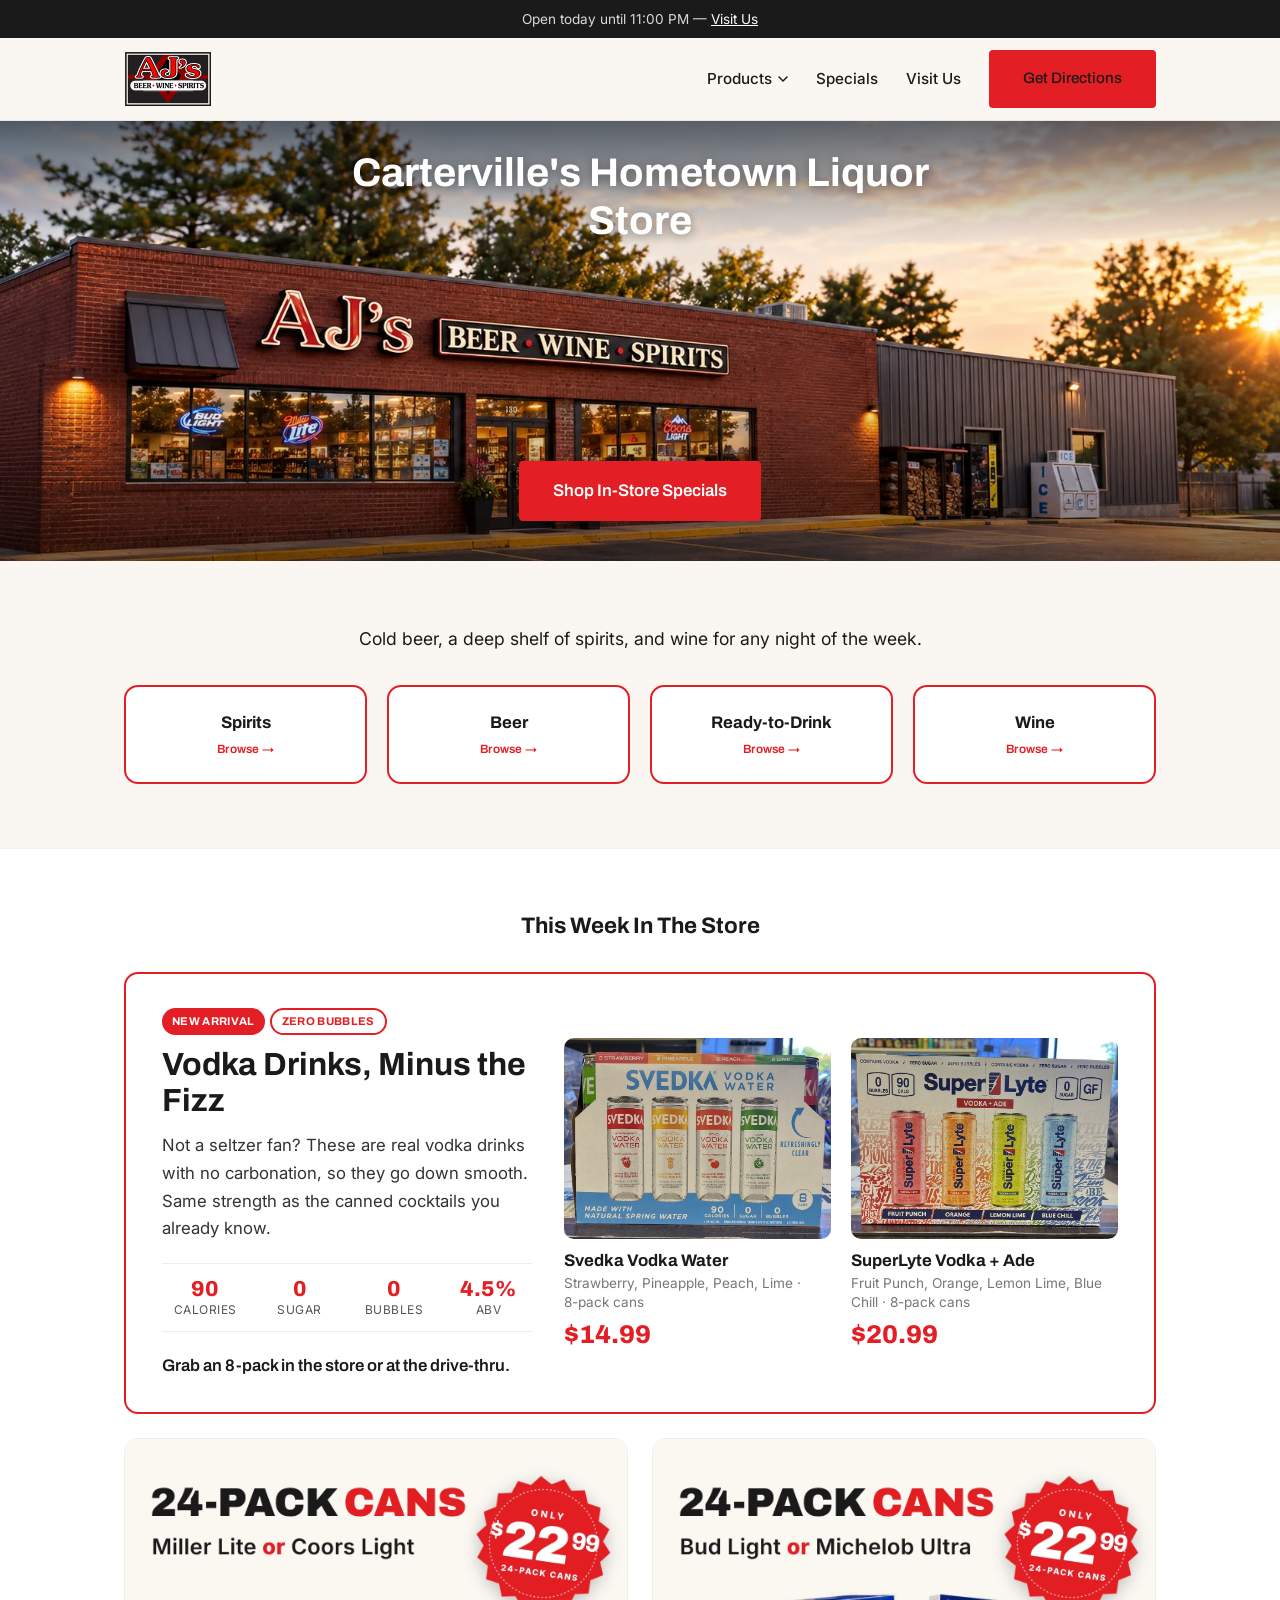
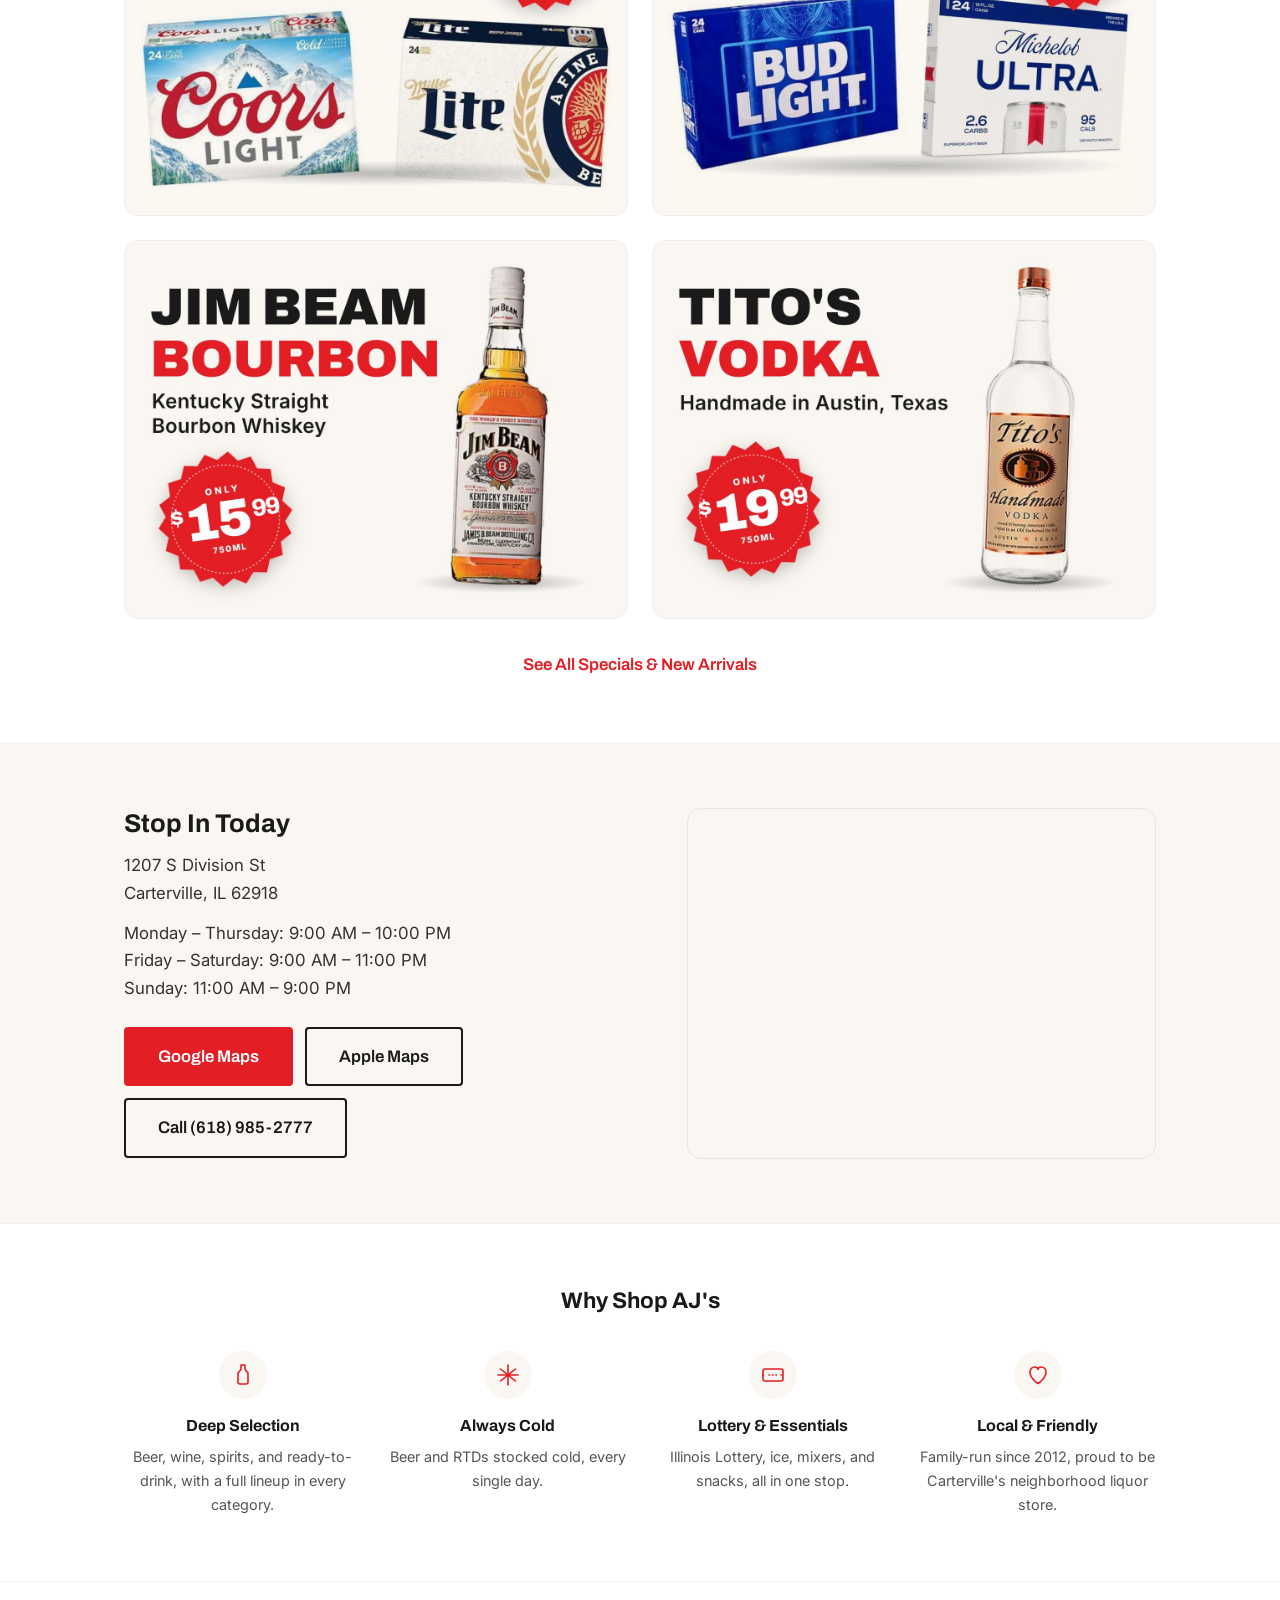
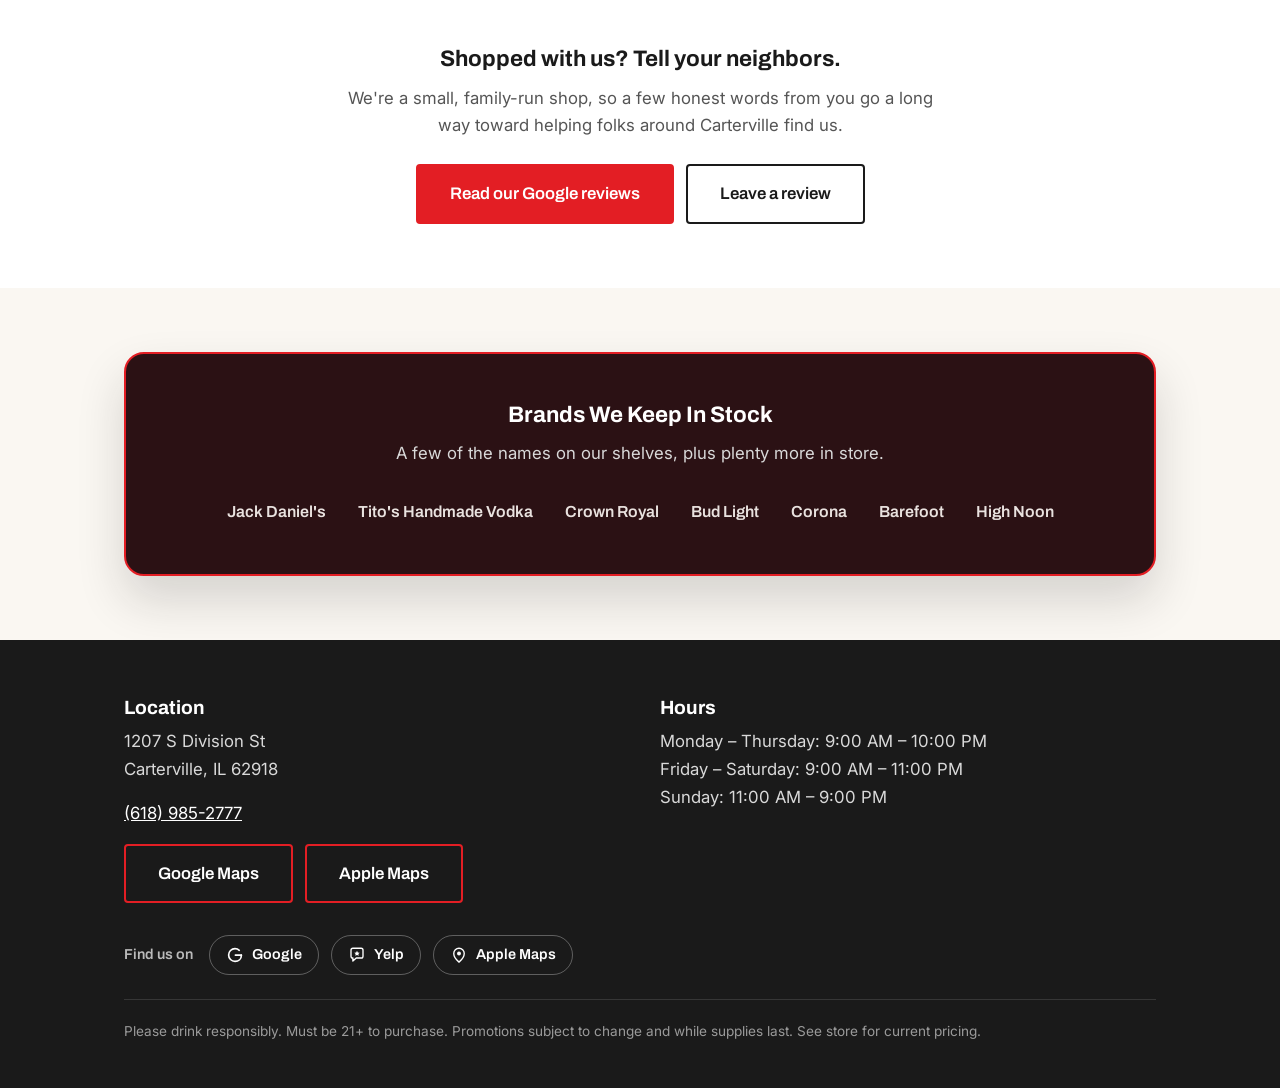
<file: index.html>
<!DOCTYPE html>
<html lang="en">
<head>
<!-- Google tag (gtag.js) — production only. On any other host
     (Netlify deploy previews, localhost) gtag is a no-op, so the
     click-tracking script at the end of <body> still runs without
     errors but nothing is loaded or sent to GA4. -->
<script>
  window.dataLayer = window.dataLayer || [];
  if (/^(www\.)?ajscarterville\.com$/.test(location.hostname)) {
    window.gtag = function(){dataLayer.push(arguments);};
    var gtagScript = document.createElement('script');
    gtagScript.async = true;
    gtagScript.src = 'https://www.googletagmanager.com/gtag/js?id=G-YNYB1HZWJR';
    document.head.appendChild(gtagScript);
    gtag('js', new Date());

    gtag('config', 'G-YNYB1HZWJR');
  } else {
    window.gtag = function(){};
  }
</script>
<meta charset="UTF-8">
<meta name="viewport" content="width=device-width, initial-scale=1.0">
<title>AJ's Beer, Wine &amp; Spirits | Liquor Store in Carterville, IL</title>
<meta name="description" content="AJ's Beer, Wine & Spirits — Carterville's hometown liquor store since 2012. Shop beer, wine, liquor & spirits, and ready-to-drink cocktails, plus weekly in-store specials.">
<meta property="og:type" content="website">
<meta property="og:site_name" content="AJ's Beer, Wine & Spirits">
<meta property="og:url" content="https://ajscarterville.com/">
<meta property="og:title" content="AJ's Beer, Wine & Spirits | Liquor Store in Carterville, IL">
<meta property="og:description" content="Carterville's hometown liquor store since 2012 — beer, wine, spirits, and ready-to-drink cocktails, plus weekly in-store specials.">
<meta property="og:image" content="https://ajscarterville.com/assets/og-image.jpg">
<meta property="og:image:width" content="1200">
<meta property="og:image:height" content="630">
<meta property="og:image:alt" content="AJ's Beer, Wine & Spirits storefront in Carterville, IL">
<meta name="twitter:card" content="summary_large_image">
<link rel="canonical" href="https://ajscarterville.com/">
<link rel="icon" href="/favicon.ico" sizes="any">
<link rel="icon" href="/assets/favicon-32x32.png" type="image/png" sizes="32x32">
<link rel="apple-touch-icon" href="/assets/apple-touch-icon.png">
<link rel="preconnect" href="https://fonts.googleapis.com">
<link rel="preconnect" href="https://fonts.gstatic.com" crossorigin>
<link href="https://fonts.googleapis.com/css2?family=Archivo:wght@600;700;800&family=Inter:wght@400;500;600&display=swap" rel="stylesheet">
<link rel="stylesheet" href="css/styles.css">
<!-- LocalBusiness structured data. -->
<script type="application/ld+json">
{
  "@context": "https://schema.org",
  "@type": "LiquorStore",
  "name": "AJ's Beer, Wine & Spirits",
  "url": "https://ajscarterville.com/",
  "telephone": "+1-618-985-2777",
  "address": {
    "@type": "PostalAddress",
    "streetAddress": "1207 S Division St",
    "addressLocality": "Carterville",
    "addressRegion": "IL",
    "postalCode": "62918",
    "addressCountry": "US"
  },
  "geo": {
    "@type": "GeoCoordinates",
    "latitude": 37.7483566,
    "longitude": -89.0778252
  },
  "openingHoursSpecification": [
    {
      "@type": "OpeningHoursSpecification",
      "dayOfWeek": ["Monday", "Tuesday", "Wednesday", "Thursday"],
      "opens": "09:00",
      "closes": "22:00"
    },
    {
      "@type": "OpeningHoursSpecification",
      "dayOfWeek": ["Friday", "Saturday"],
      "opens": "09:00",
      "closes": "23:00"
    },
    {
      "@type": "OpeningHoursSpecification",
      "dayOfWeek": ["Sunday"],
      "opens": "11:00",
      "closes": "21:00"
    }
  ],
  "logo": "https://ajscarterville.com/assets/ajs-logo.png",
  "image": "https://ajscarterville.com/images/ajs-storefront.jpg",
  "priceRange": "$$",
  "hasMap": "https://maps.google.com/?cid=7054903256881584810",
  "sameAs": [
    "https://maps.google.com/?cid=7054903256881584810",
    "https://www.yelp.com/biz/ajs-beer-wine-and-spirits-carterville",
    "https://maps.apple/p/9-ce5T_QIn2TTo",
    "https://app.foursquare.com/v/ajs-beer-wine--spirits/4f672785e4b06cb9fda20428"
  ]
}
</script>
</head>
<body>

<a class="skip-link" href="#main">Skip to content</a>

<!-- Live open/closed status, filled in by js/store-hours.js. The
     text below is the no-JS fallback. -->
<div class="store-status-strip">
  <div class="wrap">
    <p class="store-status" id="store-status">See today's hours &amp; get directions on our <a href="/visit-us">Visit Us</a> page.</p>
  </div>
</div>

<header class="site-header">
  <div class="wrap header-inner">
    <a class="brand" href="/">
      <img src="assets/ajs-logo.png" alt="AJ's Beer, Wine & Spirits" class="brand-logo" width="176" height="112">
    </a>
    <input type="checkbox" id="nav-toggle" class="nav-toggle-checkbox">
    <label for="nav-toggle" class="nav-toggle" aria-label="Toggle menu">
      <span></span><span></span><span></span>
    </label>
    <nav class="site-nav" aria-label="Primary">
      <details class="nav-dropdown">
        <summary class="nav-dropdown-toggle">
          Products
          <svg class="nav-caret" width="10" height="6" viewBox="0 0 10 6" aria-hidden="true"><path d="M1 1l4 4 4-4" stroke="currentColor" stroke-width="1.5" fill="none" stroke-linecap="round" stroke-linejoin="round"/></svg>
        </summary>
        <div class="nav-dropdown-menu">
          <a href="/spirits">Spirits</a>
          <a href="/beer">Beer</a>
          <a href="/ready-to-drink">Ready-to-Drink</a>
          <a href="/wine">Wine</a>
        </div>
      </details>
      <a href="/specials">Specials</a>
      <a href="/visit-us">Visit Us</a>
      <a class="btn btn-primary nav-directions-btn" href="https://www.google.com/maps/dir/?api=1&amp;destination=AJ%27s+Beer%2C+Wine+%26+Spirits&amp;destination_place_id=ChIJadKvaBU9d4gRqlosNyIN6GE" target="_blank" rel="noopener">Get Directions</a>
    </nav>
  </div>
</header>

<main id="main">

  <section class="hero" id="top">
    <img class="hero-image" src="assets/hero-exterior.webp" width="1672" height="771" fetchpriority="high" alt="AJ's Beer, Wine &amp; Spirits storefront in Carterville, IL">
    <div class="wrap hero-inner">
      <h1 class="hero-headline">Carterville's Hometown Liquor Store</h1>
      <a class="btn btn-primary" href="/specials">Shop In-Store Specials</a>
    </div>
  </section>

  <!-- Compact one-word tiles (Spirits / Beer / Ready-to-Drink / Wine),
       arranged 2x2 down through mobile — see .category-card in
       styles.css. The intro line sits here, not inside the hero, so
       it never crowds the storefront sign between the H1 and button. -->
  <section class="category-cta">
    <p class="wrap category-cta-intro">Cold beer, a deep shelf of spirits, and wine for any night of the week.</p>
    <div class="wrap category-grid">
      <a class="category-card" href="/spirits">
        <h3>Spirits</h3>
        <span class="category-card-browse">Browse &rarr;</span>
      </a>
      <a class="category-card" href="/beer">
        <h3>Beer</h3>
        <span class="category-card-browse">Browse &rarr;</span>
      </a>
      <a class="category-card" href="/ready-to-drink">
        <h3>Ready-to-Drink</h3>
        <span class="category-card-browse">Browse &rarr;</span>
      </a>
      <a class="category-card" href="/wine">
        <h3>Wine</h3>
        <span class="category-card-browse">Browse &rarr;</span>
      </a>
    </div>
  </section>

  <!-- ==========================================================
       THIS WEEK IN THE STORE — 4 designed promo graphics (1200x900,
       made externally by the site owner, in assets/this-week/). The
       price and copy are baked into each image, so the alt text must
       carry the full deal (products, size, price) — update it
       whenever an image is swapped. Each links to the On Sale
       section of specials.html; keep these in sync with what's live
       there.
       ========================================================== -->
  <section class="this-week" id="this-week">
    <div class="wrap">
      <div class="this-week-header">
        <h2>This Week In The Store</h2>
      </div>

      <!-- Spotlight ad: Svedka Vodka Water / SuperLyte Vodka + Ade (zero-bubble vodka drinks) -->
      <article class="spotlight-ad">
        <div class="spotlight-ad-body">
          <span class="arrival-feature-badge">New Arrival</span>
          <span class="arrival-feature-pick">Zero Bubbles</span>
          <h3 class="spotlight-ad-title">Vodka Drinks, Minus the Fizz</h3>
          <p class="spotlight-ad-desc">Not a seltzer fan? These are real vodka drinks with no carbonation, so they go down smooth. Same strength as the canned cocktails you already know.</p>
          <ul class="spotlight-ad-stats">
            <li><strong>90</strong> Calories</li>
            <li><strong>0</strong> Sugar</li>
            <li><strong>0</strong> Bubbles</li>
            <li><strong>4.5%</strong> ABV</li>
          </ul>
          <p class="spotlight-ad-cta">Grab an 8-pack in the store or at the <span class="nowrap">drive-thru</span>.</p>
        </div>
        <div class="spotlight-ad-products">
          <figure class="spotlight-ad-product">
            <img src="assets/products/cocktails-svedka-vodka-water-variety-8pk-cans.jpg" width="900" height="675" loading="lazy" alt="Svedka Vodka Water variety 8-pack: Strawberry, Pineapple, Peach and Lime, $14.99">
            <figcaption>
              <span class="spotlight-ad-name">Svedka Vodka Water</span>
              <span class="spotlight-ad-meta">Strawberry, Pineapple, Peach, Lime &middot; <span class="nowrap">8-pack cans</span></span>
              <span class="spotlight-ad-price">$14.99</span>
            </figcaption>
          </figure>
          <figure class="spotlight-ad-product">
            <img src="assets/products/cocktails-superlyte-vodka-ade-variety-8pk-cans.jpg" width="900" height="675" loading="lazy" alt="SuperLyte Vodka + Ade variety 8-pack: Fruit Punch, Orange, Lemon Lime and Blue Chill, $20.99">
            <figcaption>
              <span class="spotlight-ad-name">SuperLyte Vodka + Ade</span>
              <span class="spotlight-ad-meta">Fruit Punch, Orange, Lemon Lime, Blue Chill &middot; <span class="nowrap">8-pack cans</span></span>
              <span class="spotlight-ad-price">$20.99</span>
            </figcaption>
          </figure>
        </div>
      </article>
      <!-- End spotlight ad -->

      <div class="this-week-grid">

        <!-- This week promo 1: Miller Lite / Coors Light -->
        <a class="week-promo" href="/specials#on-sale">
          <img src="assets/this-week/miller-coors-24pk.webp" width="1200" height="900" alt="Miller Lite or Coors Light 24-pack cans, only $22.99" loading="lazy">
        </a>
        <!-- End this week promo 1 -->

        <!-- This week promo 2: Bud Light / Michelob Ultra -->
        <a class="week-promo" href="/specials#on-sale">
          <img src="assets/this-week/bud-light-michelob-ultra-24pk.webp" width="1200" height="900" alt="Bud Light or Michelob Ultra 24-pack cans, only $22.99" loading="lazy">
        </a>
        <!-- End this week promo 2 -->

        <!-- This week promo 3: Jim Beam -->
        <a class="week-promo" href="/specials#on-sale">
          <img src="assets/this-week/jim-beam-750ml.jpg" width="1200" height="900" alt="Jim Beam Kentucky Straight Bourbon Whiskey 750ml, only $15.99" loading="lazy">
        </a>
        <!-- End this week promo 3 -->

        <!-- This week promo 4: Tito's -->
        <a class="week-promo" href="/specials#on-sale">
          <img src="assets/this-week/titos-750ml.jpg" width="1200" height="900" alt="Tito's Handmade Vodka 750ml, only $19.99" loading="lazy">
        </a>
        <!-- End this week promo 4 -->

      </div>
      <p class="this-week-more"><a href="/specials">See All Specials &amp; New Arrivals</a></p>
    </div>
  </section>
  <!-- END THIS WEEK IN THE STORE -->

  <!-- ==========================================================
       STOP IN TODAY — address, hours, and CTAs. Keep the address
       and hours here in sync with the footer if they ever change.
       The map placeholder swaps for a real Google Maps embed once
       the Google Business Profile is verified.
       ========================================================== -->
  <section class="stop-in">
    <div class="wrap stop-in-grid">
      <div class="stop-in-content">
        <h2>Stop In Today</h2>
        <address>1207 S Division St<br>Carterville, IL 62918</address>
        <p class="stop-in-hours">Monday – Thursday: 9:00 AM – 10:00 PM<br>Friday – Saturday: 9:00 AM – 11:00 PM<br>Sunday: 11:00 AM – 9:00 PM</p>
        <div class="stop-in-actions">
          <a class="btn btn-primary" href="https://www.google.com/maps/dir/?api=1&amp;destination=AJ%27s+Beer%2C+Wine+%26+Spirits&amp;destination_place_id=ChIJadKvaBU9d4gRqlosNyIN6GE" target="_blank" rel="noopener" aria-label="Directions in Google Maps (opens in a new tab)">Google Maps</a>
          <a class="btn btn-ghost-ink" href="https://maps.apple/p/9-ce5T_QIn2TTo" target="_blank" rel="noopener noreferrer" aria-label="Directions in Apple Maps (opens in a new tab)">Apple Maps</a>
          <a class="btn btn-ghost-ink" href="tel:6189852777">Call (618) 985-2777</a>
        </div>
      </div>
      <!-- Free Google Maps iframe endpoint, no API key required. -->
      <div class="map-embed stop-in-map">
        <iframe
          src="https://www.google.com/maps/embed?pb=!1m18!1m12!1m3!1d3154.777807217338!2d-89.07782519999999!3d37.7483566!2m3!1f0!2f0!3f0!3m2!1i1024!2i768!4f13.1!3m3!1m2!1s0x88773d1568afd269%3A0x61e80d22372c5aaa!2sAJ's%20Beer%2C%20Wine%20%26%20Spirits!5e0!3m2!1sen!2sus!4v1791419840812!5m2!1sen!2sus"
          width="100%" height="100%" style="border:0;" allowfullscreen="" loading="lazy"
          referrerpolicy="strict-origin-when-cross-origin"
          title="Map to AJ's Beer, Wine & Spirits in Carterville, IL"></iframe>
      </div>
    </div>
  </section>
  <!-- END STOP IN TODAY -->

  <!-- ==========================================================
       HIGHLIGHTS — 4 short brand-attribute cards with icons.
       ========================================================== -->
  <section class="highlights">
    <div class="wrap">
      <h2 class="highlights-heading">Why Shop AJ's</h2>
      <div class="highlights-grid">

        <div class="highlight-card">
          <span class="highlight-icon" aria-hidden="true">
            <svg width="24" height="24" viewBox="0 0 24 24" fill="none"><path d="M10 2h4M10 2v4.5L7 10v9a2 2 0 002 2h6a2 2 0 002-2v-9l-3-3.5V2" stroke="currentColor" stroke-width="1.6" stroke-linecap="round" stroke-linejoin="round"/></svg>
          </span>
          <h3>Deep Selection</h3>
          <p>Beer, wine, spirits, and ready-to-drink, with a full lineup in every category.</p>
        </div>

        <div class="highlight-card">
          <span class="highlight-icon" aria-hidden="true">
            <svg width="24" height="24" viewBox="0 0 24 24" fill="none"><path d="M12 2v20M4.5 6l15 12M19.5 6l-15 12M2 12h20" stroke="currentColor" stroke-width="1.6" stroke-linecap="round"/></svg>
          </span>
          <h3>Always Cold</h3>
          <p>Beer and RTDs stocked cold, every single day.</p>
        </div>

        <div class="highlight-card">
          <span class="highlight-icon" aria-hidden="true">
            <svg width="24" height="24" viewBox="0 0 24 24" fill="none"><rect x="2" y="6" width="20" height="12" rx="2" stroke="currentColor" stroke-width="1.6"/><path d="M2 12h2M20 12h2M8 12h8" stroke="currentColor" stroke-width="1.6" stroke-linecap="round" stroke-dasharray="0.5 3"/></svg>
          </span>
          <h3>Lottery &amp; Essentials</h3>
          <p>Illinois Lottery, ice, mixers, and snacks, all in one stop.</p>
        </div>

        <div class="highlight-card">
          <span class="highlight-icon" aria-hidden="true">
            <svg width="24" height="24" viewBox="0 0 24 24" fill="none"><path d="M12 20.5s-8-5-8-11.2C4 5.9 6.2 4 8.8 4c1.6 0 3 .8 3.2 2.3C12.2 4.8 13.6 4 15.2 4 17.8 4 20 5.9 20 9.3c0 6.2-8 11.2-8 11.2z" stroke="currentColor" stroke-width="1.6" stroke-linejoin="round"/></svg>
          </span>
          <h3>Local &amp; Friendly</h3>
          <p>Family-run since 2012, proud to be Carterville's neighborhood liquor store.</p>
        </div>

      </div>
    </div>
  </section>
  <!-- END HIGHLIGHTS -->

  <!-- ==========================================================
       REVIEWS — links out to Google only. Deliberately no star
       rating, review count, or quoted reviews: those go stale or
       misrepresent what customers actually wrote.
       ========================================================== -->
  <section class="reviews">
    <div class="wrap reviews-inner">
      <h2>Shopped with us? Tell your neighbors.</h2>
      <p>We're a small, family-run shop, so a few honest words from you go a long way toward helping folks around Carterville find us.</p>
      <div class="reviews-actions">
        <a class="btn btn-primary" href="https://www.google.com/maps/search/?api=1&amp;query=AJ%27s+Beer%2C+Wine+%26+Spirits&amp;query_place_id=ChIJadKvaBU9d4gRqlosNyIN6GE" target="_blank" rel="noopener">Read our Google reviews</a>
        <a class="btn btn-ghost-ink" href="https://g.page/r/CapaLDciDehhEBM/review" target="_blank" rel="noopener">Leave a review</a>
      </div>
    </div>
  </section>
  <!-- END REVIEWS -->

  <!-- ==========================================================
       BRANDS — swap the brand list as inventory changes.
       ========================================================== -->
  <section class="brands">
    <div class="wrap">
      <div class="brands-panel">
        <h2>Brands We Keep In Stock</h2>
        <p class="brands-sub">A few of the names on our shelves, plus plenty more in store.</p>
        <ul class="brand-list">
          <li>Jack Daniel's</li>
          <li>Tito's Handmade Vodka</li>
          <li>Crown Royal</li>
          <li>Bud Light</li>
          <li>Corona</li>
          <li>Barefoot</li>
          <li>High Noon</li>
        </ul>
      </div>
    </div>
  </section>
  <!-- END BRANDS -->

</main>

<footer class="site-footer">
  <div class="wrap footer-inner">
    <div class="footer-col">
      <h2>Location</h2>
      <address>
        1207 S Division St<br>
        Carterville, IL 62918
      </address>
      <p><a href="tel:6189852777">(618) 985-2777</a></p>
      <div class="footer-actions">
        <a class="btn btn-ghost" href="https://www.google.com/maps/dir/?api=1&amp;destination=AJ%27s+Beer%2C+Wine+%26+Spirits&amp;destination_place_id=ChIJadKvaBU9d4gRqlosNyIN6GE" target="_blank" rel="noopener" aria-label="Directions in Google Maps (opens in a new tab)">Google Maps</a>
        <a class="btn btn-ghost" href="https://maps.apple/p/9-ce5T_QIn2TTo" target="_blank" rel="noopener noreferrer" aria-label="Directions in Apple Maps (opens in a new tab)">Apple Maps</a>
      </div>
    </div>
    <div class="footer-col">
      <h2>Hours</h2>
      <p>Monday – Thursday: 9:00 AM – 10:00 PM<br>Friday – Saturday: 9:00 AM – 11:00 PM<br>Sunday: 11:00 AM – 9:00 PM</p>
    </div>
  </div>
  <div class="wrap footer-social">
    <p class="footer-social-label">Find us on</p>
    <a href="https://www.google.com/maps/search/?api=1&amp;query=AJ%27s+Beer%2C+Wine+%26+Spirits&amp;query_place_id=ChIJadKvaBU9d4gRqlosNyIN6GE" target="_blank" rel="noopener" aria-label="Read our reviews on Google (opens in a new tab)">
      <svg width="18" height="18" viewBox="0 0 24 24" fill="none" aria-hidden="true"><path d="M20.5 12.2c0 4.8-3.6 8.3-8.5 8.3a8.5 8.5 0 010-17c2.3 0 4.2.8 5.7 2.2" stroke="currentColor" stroke-width="2.2" stroke-linecap="round"/><path d="M12.5 12.2h8" stroke="currentColor" stroke-width="2.2" stroke-linecap="round"/></svg>
      Google
    </a>
    <a href="https://www.yelp.com/biz/ajs-beer-wine-and-spirits-carterville" target="_blank" rel="noopener" aria-label="Find us on Yelp (opens in a new tab)">
      <svg width="18" height="18" viewBox="0 0 24 24" fill="none" aria-hidden="true"><path d="M4 5.5A2.5 2.5 0 016.5 3h11A2.5 2.5 0 0120 5.5v8a2.5 2.5 0 01-2.5 2.5H11l-4.5 4v-4A2.5 2.5 0 014 13.5v-8z" stroke="currentColor" stroke-width="1.8" stroke-linejoin="round"/><path d="M12 6.3l1.1 2.3 2.5.3-1.8 1.7.5 2.5-2.3-1.2-2.3 1.2.5-2.5-1.8-1.7 2.5-.3z" fill="currentColor"/></svg>
      Yelp
    </a>
    <a href="https://maps.apple/p/9-ce5T_QIn2TTo" target="_blank" rel="noopener noreferrer" aria-label="Find us on Apple Maps (opens in a new tab)">
      <svg width="18" height="18" viewBox="0 0 24 24" fill="none" aria-hidden="true"><path d="M12 21.5s-7-6-7-11.5a7 7 0 0114 0c0 5.5-7 11.5-7 11.5z" stroke="currentColor" stroke-width="1.8" stroke-linejoin="round"/><circle cx="12" cy="10" r="2.6" fill="currentColor"/></svg>
      Apple Maps
    </a>
  </div>
  <div class="wrap">
    <p class="footer-note">Please drink responsibly. Must be 21+ to purchase. Promotions subject to change and while supplies last. See store for current pricing.</p>
  </div>
</footer>

<!-- Sticky mobile action bar — hidden above 700px, where the header's
     nav and Get Directions button already cover the same needs. -->
<nav class="mobile-action-bar" aria-label="Quick actions">
  <a href="https://www.google.com/maps/dir/?api=1&amp;destination=AJ%27s+Beer%2C+Wine+%26+Spirits&amp;destination_place_id=ChIJadKvaBU9d4gRqlosNyIN6GE" target="_blank" rel="noopener">
    <svg width="18" height="22" viewBox="0 0 28 36" fill="none" aria-hidden="true"><path d="M14 0C6.3 0 0 6.3 0 14c0 10.5 14 22 14 22s14-11.5 14-22C28 6.3 21.7 0 14 0z" fill="currentColor"/><circle cx="14" cy="14" r="5.5" fill="var(--ink)"/></svg>
    Directions
  </a>
  <a href="tel:6189852777">
    <svg width="20" height="20" viewBox="0 0 24 24" fill="none" aria-hidden="true"><path d="M6.6 10.8c1.4 2.8 3.8 5.2 6.6 6.6l2.2-2.2c.3-.3.7-.4 1.1-.3 1.2.4 2.5.6 3.8.6.6 0 1 .4 1 1V20c0 .6-.4 1-1 1C10.6 21 3 13.4 3 4c0-.6.4-1 1-1h3.5c.6 0 1 .4 1 1 0 1.3.2 2.6.6 3.8.1.4 0 .8-.3 1.1L6.6 10.8z" stroke="currentColor" stroke-width="1.6" stroke-linejoin="round"/></svg>
    Call
  </a>
  <a href="/visit-us">
    <svg width="20" height="20" viewBox="0 0 24 24" fill="none" aria-hidden="true"><circle cx="12" cy="12" r="9" stroke="currentColor" stroke-width="1.6"/><path d="M12 7v5l3.5 2" stroke="currentColor" stroke-width="1.6" stroke-linecap="round" stroke-linejoin="round"/></svg>
    Hours
  </a>
</nav>

<script src="js/store-hours.js" defer></script>

<script>
  document.addEventListener('click', function (e) {
    var link = e.target.closest('a');
    if (!link) return;
    var href = link.getAttribute('href') || '';
    if (href.indexOf('tel:') === 0) {
      gtag('event', 'click_to_call', { page_path: location.pathname });
    } else if (/g\.page\/r\/[^/]+\/review/.test(href)) {
      gtag('event', 'click_review', { page_path: location.pathname });
    } else if (/google\.[a-z.]+\/maps\/search\//.test(href)) {
      gtag('event', 'read_reviews', { page_path: location.pathname });
    } else if (/google\.com\/maps\/dir\/|maps\.google\.|google\.[a-z.]+\/maps|maps\.app\.goo\.gl|goo\.gl\/maps|g\.page|maps\.apple\.com|maps\.apple\//.test(href)) {
      gtag('event', 'get_directions', { page_path: location.pathname });
    }
  });
</script>

</body>
</html>
</file>
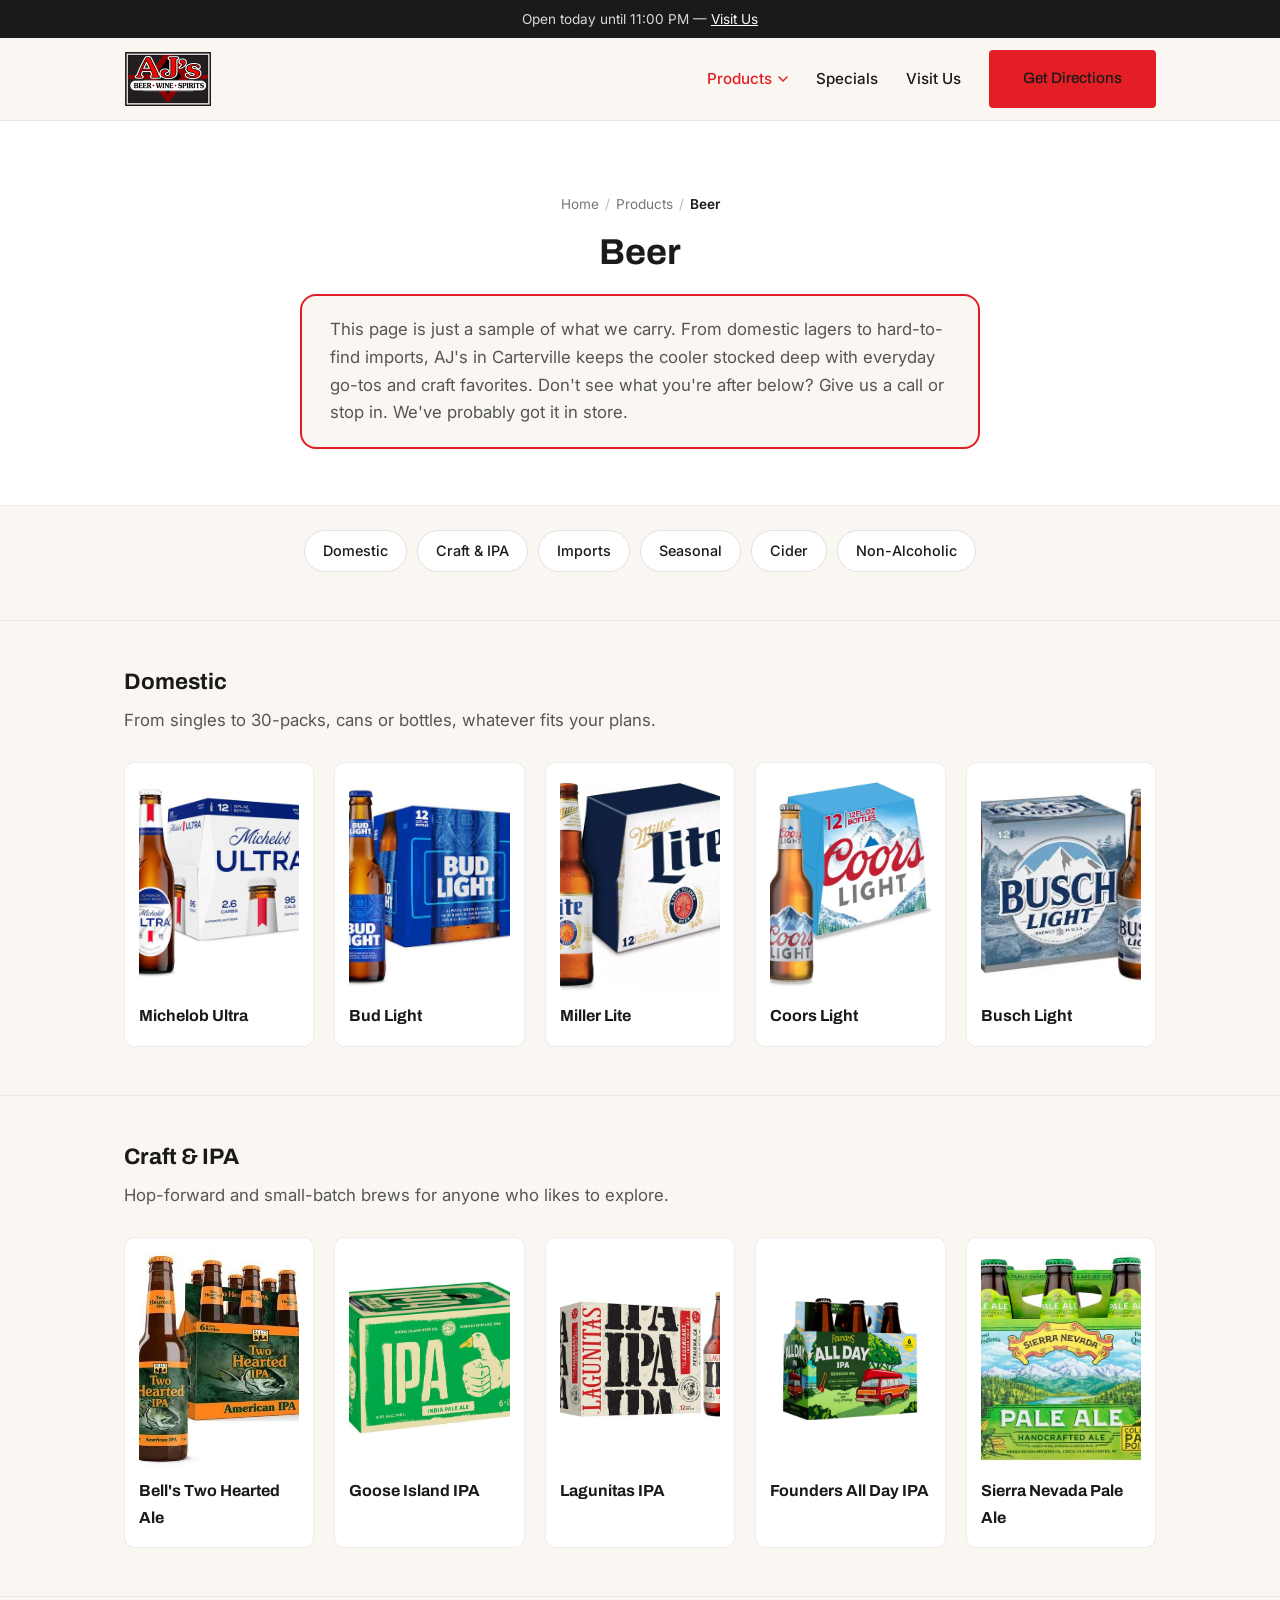
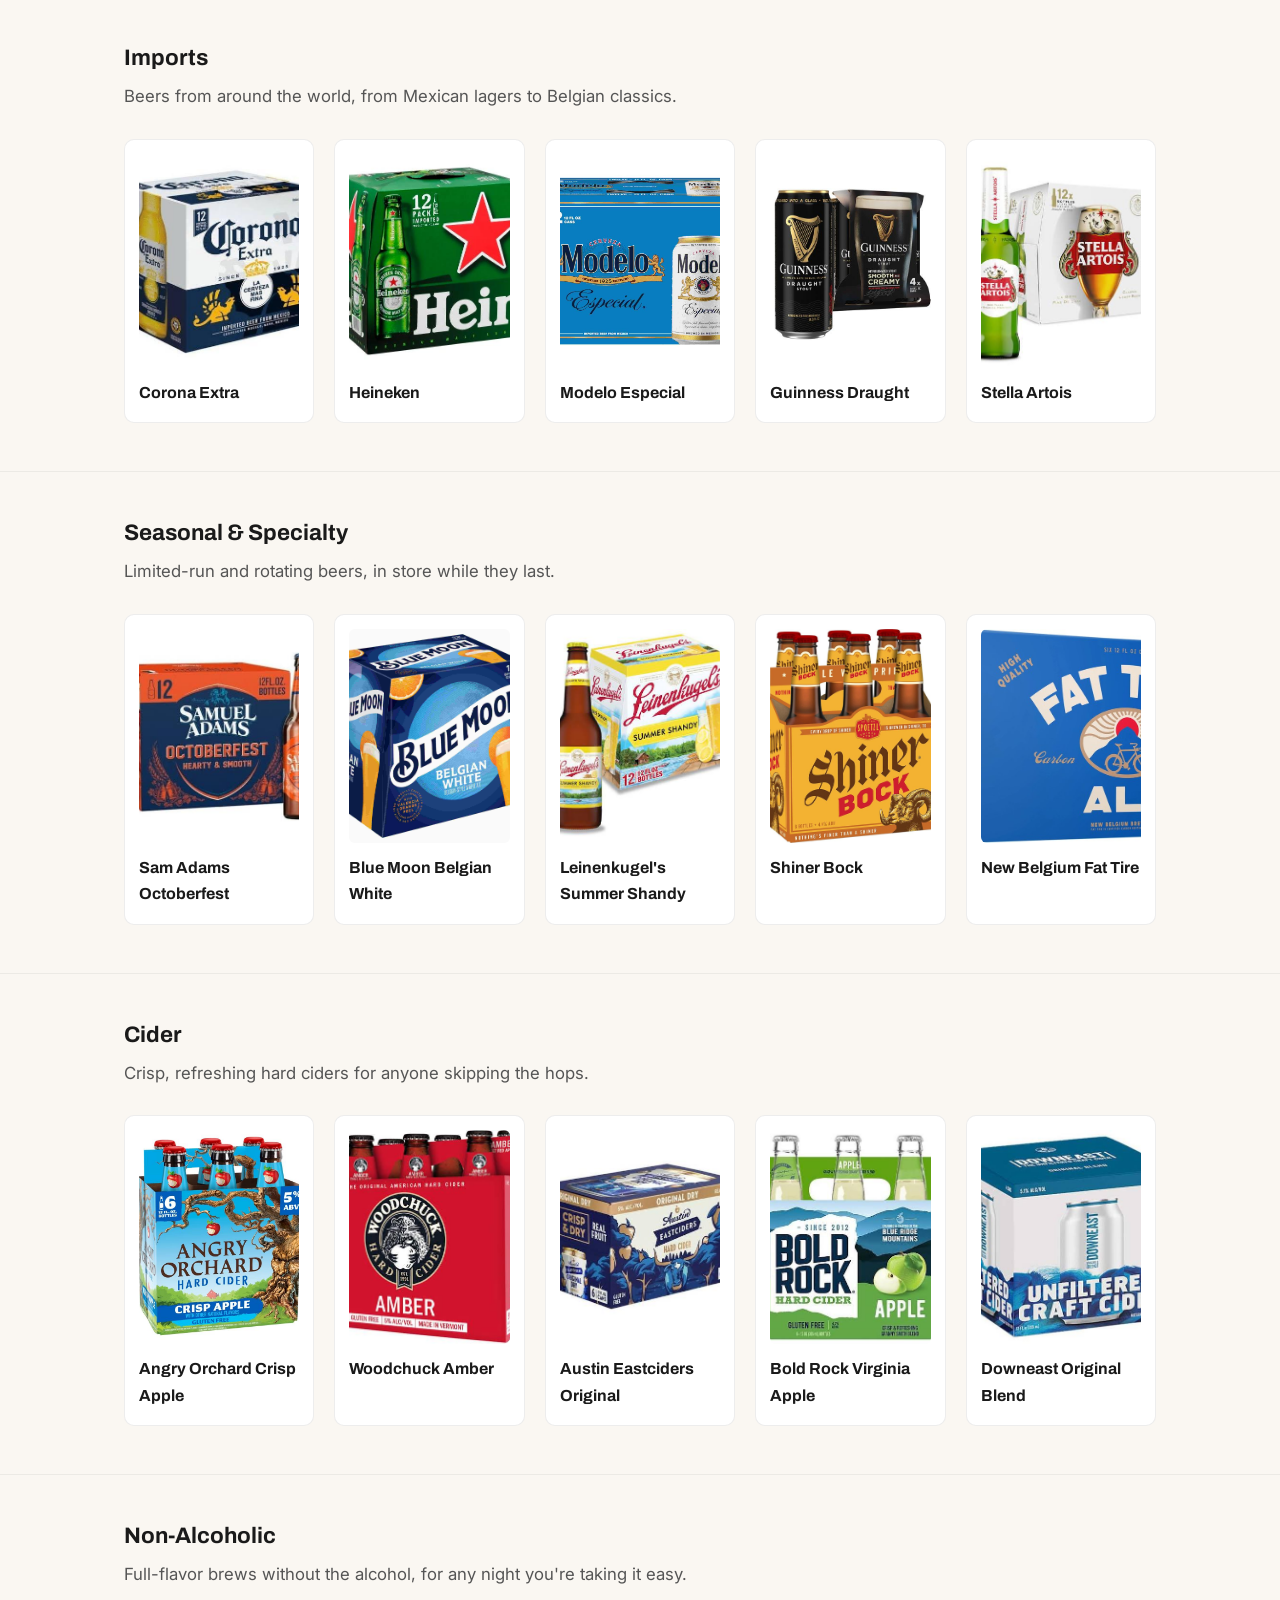
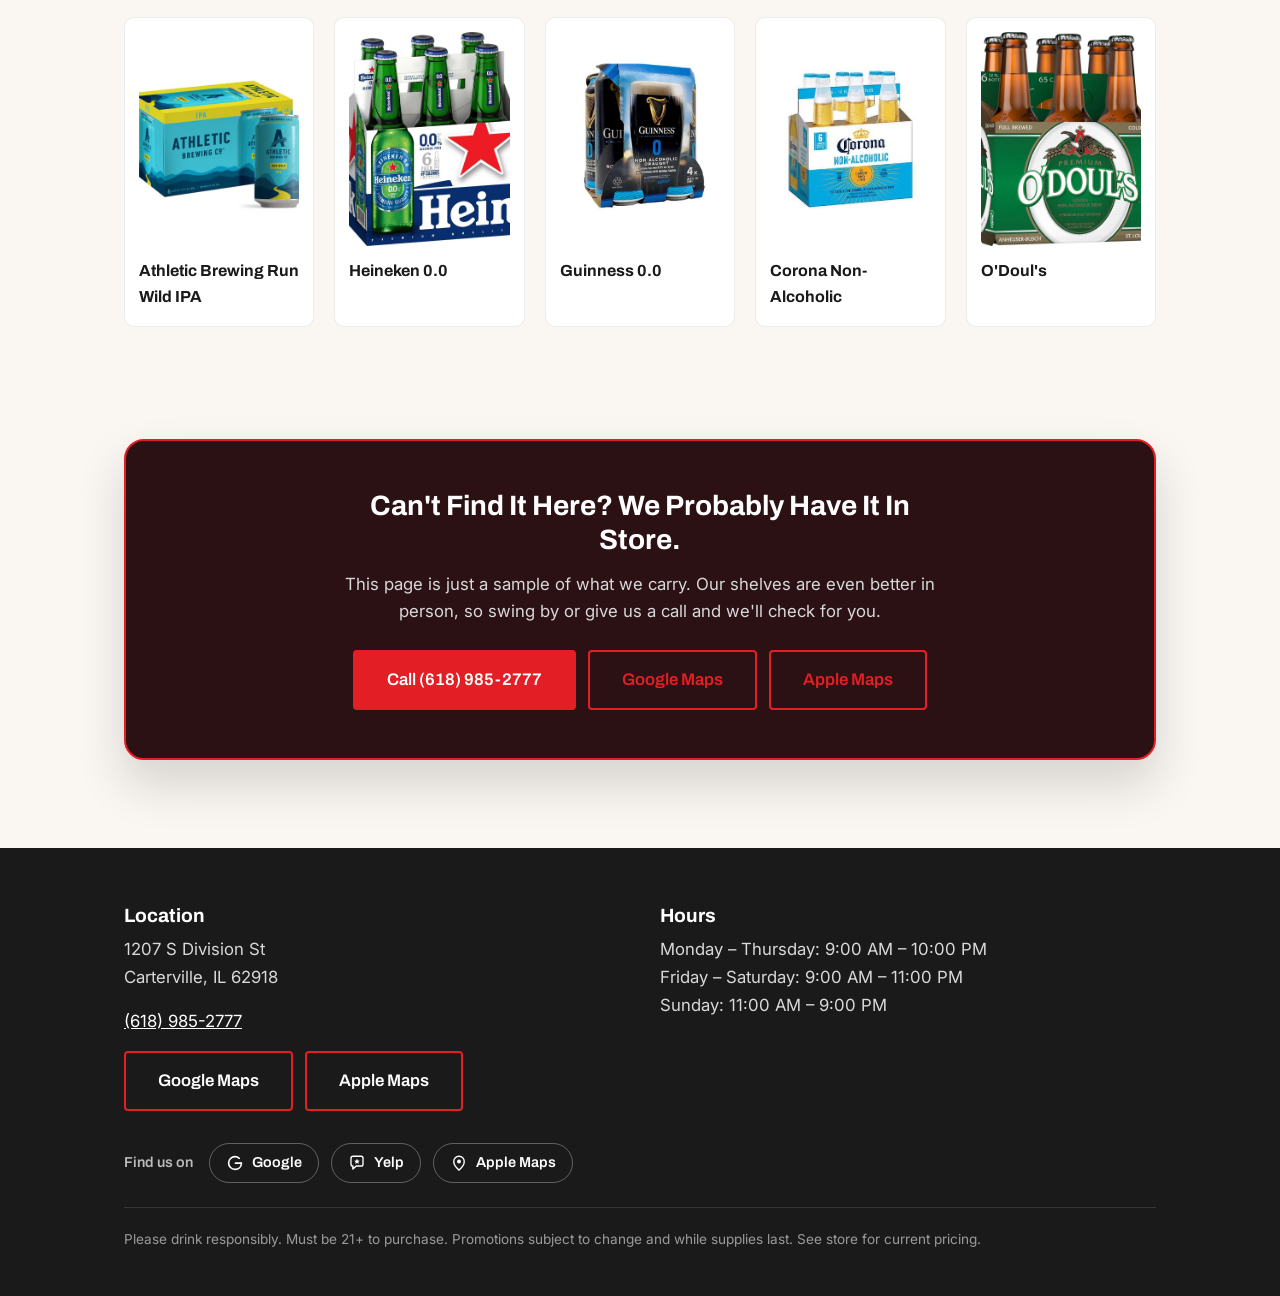
<file: beer.html>
<!DOCTYPE html>
<html lang="en">
<head>
<!-- Google tag (gtag.js) — production only. On any other host
     (Netlify deploy previews, localhost) gtag is a no-op, so the
     click-tracking script at the end of <body> still runs without
     errors but nothing is loaded or sent to GA4. -->
<script>
  window.dataLayer = window.dataLayer || [];
  if (/^(www\.)?ajscarterville\.com$/.test(location.hostname)) {
    window.gtag = function(){dataLayer.push(arguments);};
    var gtagScript = document.createElement('script');
    gtagScript.async = true;
    gtagScript.src = 'https://www.googletagmanager.com/gtag/js?id=G-YNYB1HZWJR';
    document.head.appendChild(gtagScript);
    gtag('js', new Date());

    gtag('config', 'G-YNYB1HZWJR');
  } else {
    window.gtag = function(){};
  }
</script>
<meta charset="UTF-8">
<meta name="viewport" content="width=device-width, initial-scale=1.0">
<title>Beer — AJ's Beer, Wine &amp; Spirits</title>
<meta name="description" content="Shop beer at AJ's Beer, Wine & Spirits in Carterville, IL — domestic, craft, imports, seasonal, cider, and non-alcoholic, always stocked cold.">
<meta property="og:type" content="website">
<meta property="og:site_name" content="AJ's Beer, Wine & Spirits">
<meta property="og:url" content="https://ajscarterville.com/beer">
<meta property="og:title" content="Beer | AJ's Beer, Wine & Spirits">
<meta property="og:description" content="Shop beer at AJ's Beer, Wine & Spirits in Carterville, IL — domestic, craft, imports, seasonal, cider, and non-alcoholic, always stocked cold.">
<meta property="og:image" content="https://ajscarterville.com/assets/og-image.jpg">
<meta property="og:image:width" content="1200">
<meta property="og:image:height" content="630">
<meta property="og:image:alt" content="AJ's Beer, Wine & Spirits storefront in Carterville, IL">
<meta name="twitter:card" content="summary_large_image">
<link rel="canonical" href="https://ajscarterville.com/beer">
<link rel="icon" href="/favicon.ico" sizes="any">
<link rel="icon" href="/assets/favicon-32x32.png" type="image/png" sizes="32x32">
<link rel="apple-touch-icon" href="/assets/apple-touch-icon.png">
<link rel="preconnect" href="https://fonts.googleapis.com">
<link rel="preconnect" href="https://fonts.gstatic.com" crossorigin>
<link href="https://fonts.googleapis.com/css2?family=Archivo:wght@600;700;800&family=Inter:wght@400;500;600&display=swap" rel="stylesheet">
<link rel="stylesheet" href="css/styles.css">
</head>
<body>

<a class="skip-link" href="#main">Skip to content</a>

<!-- Live open/closed status, filled in by js/store-hours.js. The
     text below is the no-JS fallback. -->
<div class="store-status-strip">
  <div class="wrap">
    <p class="store-status" id="store-status">See today's hours &amp; get directions on our <a href="/visit-us">Visit Us</a> page.</p>
  </div>
</div>

<header class="site-header">
  <div class="wrap header-inner">
    <a class="brand" href="/">
      <img src="assets/ajs-logo.png" alt="AJ's Beer, Wine & Spirits" class="brand-logo" width="176" height="112">
    </a>
    <input type="checkbox" id="nav-toggle" class="nav-toggle-checkbox">
    <label for="nav-toggle" class="nav-toggle" aria-label="Toggle menu">
      <span></span><span></span><span></span>
    </label>
    <nav class="site-nav" aria-label="Primary">
      <details class="nav-dropdown">
        <summary class="nav-dropdown-toggle is-active">
          Products
          <svg class="nav-caret" width="10" height="6" viewBox="0 0 10 6" aria-hidden="true"><path d="M1 1l4 4 4-4" stroke="currentColor" stroke-width="1.5" fill="none" stroke-linecap="round" stroke-linejoin="round"/></svg>
        </summary>
        <div class="nav-dropdown-menu">
          <a href="/spirits">Spirits</a>
          <a href="/beer" aria-current="page">Beer</a>
          <a href="/ready-to-drink">Ready-to-Drink</a>
          <a href="/wine">Wine</a>
        </div>
      </details>
      <a href="/specials">Specials</a>
      <a href="/visit-us">Visit Us</a>
      <a class="btn btn-primary nav-directions-btn" href="https://www.google.com/maps/dir/?api=1&amp;destination=AJ%27s+Beer%2C+Wine+%26+Spirits&amp;destination_place_id=ChIJadKvaBU9d4gRqlosNyIN6GE" target="_blank" rel="noopener">Get Directions</a>
    </nav>
  </div>
</header>

<main id="main">

  <section class="page-header">
    <div class="wrap">
      <nav class="breadcrumb" aria-label="Breadcrumb">
        <ol class="breadcrumb-list">
          <li><a href="/">Home</a></li>
          <li>Products</li>
          <li aria-current="page">Beer</li>
        </ol>
      </nav>
      <h1>Beer</h1>
      <div class="page-header-callout">
        <p class="page-header-sub">This page is just a sample of what we carry. From domestic lagers to hard-to-find imports, AJ's in Carterville keeps the cooler stocked deep with everyday go-tos and craft favorites. Don't see what you're after below? Give us a call or stop in. We've probably got it in store.</p>
      </div>
    </div>
  </section>

  <!-- ==========================================================
       JUMP NAV — real anchor links to each subcategory section
       below. Keep hrefs in sync with each section's id if you
       rename or reorder a subcategory.
       ========================================================== -->
  <nav class="jump-nav" aria-label="Beer categories">
    <div class="wrap">
      <ul class="jump-nav-list">
        <li><a class="jump-pill" href="#domestic">Domestic</a></li>
        <li><a class="jump-pill" href="#craft">Craft &amp; IPA</a></li>
        <li><a class="jump-pill" href="#imports">Imports</a></li>
        <li><a class="jump-pill" href="#seasonal">Seasonal</a></li>
        <li><a class="jump-pill" href="#cider">Cider</a></li>
        <li><a class="jump-pill" href="#non-alcoholic">Non-Alcoholic</a></li>
      </ul>
    </div>
  </nav>

  <!-- ==========================================================
       SUBCATEGORY: DOMESTIC
       ========================================================== -->
  <section class="product-section" id="domestic">
    <div class="wrap">
      <div class="product-section-intro">
        <h2>Domestic</h2>
        <p>From singles to 30-packs, cans or bottles, whatever fits your plans.</p>
      </div>
      <div class="product-grid">

        <!-- Product card: Domestic 1 -->
        <div class="product-card">
          <div class="product-card-image">
            <img src="assets/products/domestic-michelob-ultra-12pk-bottles.jpg" alt="Michelob Ultra, 12-pack bottles" loading="lazy">
          </div>
          <h3 class="product-card-name">Michelob Ultra</h3>
        </div>
        <!-- End product card: Domestic 1 -->

        <!-- Product card: Domestic 2 -->
        <div class="product-card">
          <div class="product-card-image">
            <img src="assets/products/domestic-bud-light-12pk-bottles.jpg" alt="Bud Light, 12-pack bottles" loading="lazy">
          </div>
          <h3 class="product-card-name">Bud Light</h3>
        </div>
        <!-- End product card: Domestic 2 -->

        <!-- Product card: Domestic 3 -->
        <div class="product-card">
          <div class="product-card-image">
            <img src="assets/products/domestic-miller-lite-12pk-bottles.jpg" alt="Miller Lite, 12-pack bottles" loading="lazy">
          </div>
          <h3 class="product-card-name">Miller Lite</h3>
        </div>
        <!-- End product card: Domestic 3 -->

        <!-- Product card: Domestic 4 -->
        <div class="product-card">
          <div class="product-card-image">
            <img src="assets/products/domestic-coors-light-12pk-bottles.jpg" alt="Coors Light, 12-pack bottles" loading="lazy">
          </div>
          <h3 class="product-card-name">Coors Light</h3>
        </div>
        <!-- End product card: Domestic 4 -->

        <!-- Product card: Domestic 5 -->
        <div class="product-card">
          <div class="product-card-image">
            <img src="assets/products/domestic-busch-light-12pk-bottles.jpg" alt="Busch Light, 12-pack bottles" loading="lazy">
          </div>
          <h3 class="product-card-name">Busch Light</h3>
        </div>
        <!-- End product card: Domestic 5 -->

      </div>
    </div>
  </section>
  <!-- END SUBCATEGORY: DOMESTIC -->

  <!-- ==========================================================
       SUBCATEGORY: CRAFT & IPA
       ========================================================== -->
  <section class="product-section" id="craft">
    <div class="wrap">
      <div class="product-section-intro">
        <h2>Craft &amp; IPA</h2>
        <p>Hop-forward and small-batch brews for anyone who likes to explore.</p>
      </div>
      <div class="product-grid">

        <!-- Product card: Craft 1 -->
        <div class="product-card">
          <div class="product-card-image">
            <img src="assets/products/craft-bells-two-hearted-ale-6pk-bottles.jpg" alt="Bell's Two Hearted Ale IPA, 6-pack bottles" loading="lazy">
          </div>
          <h3 class="product-card-name">Bell's Two Hearted Ale</h3>
        </div>
        <!-- End product card: Craft 1 -->

        <!-- Product card: Craft 2 -->
        <div class="product-card">
          <div class="product-card-image">
            <img src="assets/products/craft-goose-island-ipa-6pk-cans.jpg" alt="Goose Island IPA, 6-pack cans" loading="lazy">
          </div>
          <h3 class="product-card-name">Goose Island IPA</h3>
        </div>
        <!-- End product card: Craft 2 -->

        <!-- Product card: Craft 3 -->
        <div class="product-card">
          <div class="product-card-image">
            <img src="assets/products/craft-lagunitas-ipa-12pk-bottles.jpg" alt="Lagunitas IPA, 12-pack bottles" loading="lazy">
          </div>
          <h3 class="product-card-name">Lagunitas IPA</h3>
        </div>
        <!-- End product card: Craft 3 -->

        <!-- Product card: Craft 4 -->
        <div class="product-card">
          <div class="product-card-image">
            <img src="assets/products/craft-founders-all-day-ipa-6pk-bottles.jpg" alt="Founders All Day IPA Session Ale, 6-pack bottles" loading="lazy">
          </div>
          <h3 class="product-card-name">Founders All Day IPA</h3>
        </div>
        <!-- End product card: Craft 4 -->

        <!-- Product card: Craft 5 -->
        <div class="product-card">
          <div class="product-card-image">
            <img src="assets/products/craft-sierra-nevada-pale-ale-6pk-bottles.jpg" alt="Sierra Nevada Pale Ale, 6-pack bottles" loading="lazy">
          </div>
          <h3 class="product-card-name">Sierra Nevada Pale Ale</h3>
        </div>
        <!-- End product card: Craft 5 -->

      </div>
    </div>
  </section>
  <!-- END SUBCATEGORY: CRAFT & IPA -->

  <!-- ==========================================================
       SUBCATEGORY: IMPORTS
       ========================================================== -->
  <section class="product-section" id="imports">
    <div class="wrap">
      <div class="product-section-intro">
        <h2>Imports</h2>
        <p>Beers from around the world, from Mexican lagers to Belgian classics.</p>
      </div>
      <div class="product-grid">

        <!-- Product card: Imports 1 -->
        <div class="product-card">
          <div class="product-card-image">
            <img src="assets/products/imports-corona-extra-12pk-bottles.jpg" alt="Corona Extra Mexican Lager, 12-pack bottles" loading="lazy">
          </div>
          <h3 class="product-card-name">Corona Extra</h3>
        </div>
        <!-- End product card: Imports 1 -->

        <!-- Product card: Imports 2 -->
        <div class="product-card">
          <div class="product-card-image">
            <img src="assets/products/imports-heineken-12pk-bottles.jpg" alt="Heineken Lager, 12-pack bottles" loading="lazy">
          </div>
          <h3 class="product-card-name">Heineken</h3>
        </div>
        <!-- End product card: Imports 2 -->

        <!-- Product card: Imports 3 -->
        <div class="product-card">
          <div class="product-card-image">
            <img src="assets/products/imports-modelo-especial-12pk-cans.jpg" alt="Modelo Especial Mexican Lager, 12-pack cans" loading="lazy">
          </div>
          <h3 class="product-card-name">Modelo Especial</h3>
        </div>
        <!-- End product card: Imports 3 -->

        <!-- Product card: Imports 4 -->
        <div class="product-card">
          <div class="product-card-image">
            <img src="assets/products/imports-guinness-draught-4pk-cans.jpg" alt="Guinness Draught Irish Stout, 4-pack cans" loading="lazy">
          </div>
          <h3 class="product-card-name">Guinness Draught</h3>
        </div>
        <!-- End product card: Imports 4 -->

        <!-- Product card: Imports 5 -->
        <div class="product-card">
          <div class="product-card-image">
            <img src="assets/products/imports-stella-artois-12pk-bottles.jpg" alt="Stella Artois Belgian Lager, 12-pack bottles" loading="lazy">
          </div>
          <h3 class="product-card-name">Stella Artois</h3>
        </div>
        <!-- End product card: Imports 5 -->

      </div>
    </div>
  </section>
  <!-- END SUBCATEGORY: IMPORTS -->

  <!-- ==========================================================
       SUBCATEGORY: SEASONAL & SPECIALTY
       ========================================================== -->
  <section class="product-section" id="seasonal">
    <div class="wrap">
      <div class="product-section-intro">
        <h2>Seasonal &amp; Specialty</h2>
        <p>Limited-run and rotating beers, in store while they last.</p>
      </div>
      <div class="product-grid">

        <!-- Product card: Seasonal 1 -->
        <div class="product-card">
          <div class="product-card-image">
            <img src="assets/products/seasonal-sam-adams-octoberfest-12pk-bottles.jpg" alt="Sam Adams Octoberfest Seasonal Lager, 12-pack bottles" loading="lazy">
          </div>
          <h3 class="product-card-name">Sam Adams Octoberfest</h3>
        </div>
        <!-- End product card: Seasonal 1 -->

        <!-- Product card: Seasonal 2 -->
        <div class="product-card">
          <div class="product-card-image">
            <img src="assets/products/seasonal-blue-moon-belgian-white-12pk-bottles.jpg" alt="Blue Moon Belgian White Wheat Ale, 12-pack bottles" loading="lazy">
          </div>
          <h3 class="product-card-name">Blue Moon Belgian White</h3>
        </div>
        <!-- End product card: Seasonal 2 -->

        <!-- Product card: Seasonal 3 -->
        <div class="product-card">
          <div class="product-card-image">
            <img src="assets/products/seasonal-leinenkugels-summer-shandy-12pk-bottles.jpg" alt="Leinenkugel's Summer Shandy, 12-pack bottles" loading="lazy">
          </div>
          <h3 class="product-card-name">Leinenkugel's Summer Shandy</h3>
        </div>
        <!-- End product card: Seasonal 3 -->

        <!-- Product card: Seasonal 4 -->
        <div class="product-card">
          <div class="product-card-image">
            <img src="assets/products/seasonal-shiner-bock-6pk-bottles.jpg" alt="Shiner Bock, 6-pack bottles" loading="lazy">
          </div>
          <h3 class="product-card-name">Shiner Bock</h3>
        </div>
        <!-- End product card: Seasonal 4 -->

        <!-- Product card: Seasonal 5 -->
        <div class="product-card">
          <div class="product-card-image">
            <img src="assets/products/seasonal-new-belgium-fat-tire-6pk-cans.jpg" alt="New Belgium Fat Tire Amber Ale, 6-pack cans" loading="lazy">
          </div>
          <h3 class="product-card-name">New Belgium Fat Tire</h3>
        </div>
        <!-- End product card: Seasonal 5 -->

      </div>
    </div>
  </section>
  <!-- END SUBCATEGORY: SEASONAL & SPECIALTY -->

  <!-- ==========================================================
       SUBCATEGORY: CIDER
       ========================================================== -->
  <section class="product-section" id="cider">
    <div class="wrap">
      <div class="product-section-intro">
        <h2>Cider</h2>
        <p>Crisp, refreshing hard ciders for anyone skipping the hops.</p>
      </div>
      <div class="product-grid">

        <!-- Product card: Cider 1 -->
        <div class="product-card">
          <div class="product-card-image">
            <img src="assets/products/cider-angry-orchard-crisp-apple-6pk-bottles.jpg" alt="Angry Orchard Crisp Apple Hard Cider, 6-pack bottles" loading="lazy">
          </div>
          <h3 class="product-card-name">Angry Orchard Crisp Apple</h3>
        </div>
        <!-- End product card: Cider 1 -->

        <!-- Product card: Cider 2 -->
        <div class="product-card">
          <div class="product-card-image">
            <img src="assets/products/cider-woodchuck-amber-6pk-bottles.jpg" alt="Woodchuck Amber Hard Cider, 6-pack bottles" loading="lazy">
          </div>
          <h3 class="product-card-name">Woodchuck Amber</h3>
        </div>
        <!-- End product card: Cider 2 -->

        <!-- Product card: Cider 3 -->
        <div class="product-card">
          <div class="product-card-image">
            <img src="assets/products/cider-austin-eastciders-original-6pk-cans.jpg" alt="Austin Eastciders Original Blend Hard Cider, 6-pack cans" loading="lazy">
          </div>
          <h3 class="product-card-name">Austin Eastciders Original</h3>
        </div>
        <!-- End product card: Cider 3 -->

        <!-- Product card: Cider 4 -->
        <div class="product-card">
          <div class="product-card-image">
            <img src="assets/products/cider-bold-rock-virginia-apple-6pk-bottles.jpg" alt="Bold Rock Virginia Apple Hard Cider, 6-pack bottles" loading="lazy">
          </div>
          <h3 class="product-card-name">Bold Rock Virginia Apple</h3>
        </div>
        <!-- End product card: Cider 4 -->

        <!-- Product card: Cider 5 -->
        <div class="product-card">
          <div class="product-card-image">
            <img src="assets/products/cider-downeast-original-blend-4pk-cans.jpg" alt="Downeast Cider Original Blend, 4-pack cans" loading="lazy">
          </div>
          <h3 class="product-card-name">Downeast Original Blend</h3>
        </div>
        <!-- End product card: Cider 5 -->

      </div>
    </div>
  </section>
  <!-- END SUBCATEGORY: CIDER -->

  <!-- ==========================================================
       SUBCATEGORY: NON-ALCOHOLIC
       ========================================================== -->
  <section class="product-section" id="non-alcoholic">
    <div class="wrap">
      <div class="product-section-intro">
        <h2>Non-Alcoholic</h2>
        <p>Full-flavor brews without the alcohol, for any night you're taking it easy.</p>
      </div>
      <div class="product-grid">

        <!-- Product card: Non-Alcoholic 1 -->
        <div class="product-card">
          <div class="product-card-image">
            <img src="assets/products/non-alcoholic-athletic-brewing-run-wild-ipa-6pk-cans.jpg" alt="Athletic Brewing Run Wild IPA, non-alcoholic, 6-pack cans" loading="lazy">
          </div>
          <h3 class="product-card-name">Athletic Brewing Run Wild IPA</h3>
        </div>
        <!-- End product card: Non-Alcoholic 1 -->

        <!-- Product card: Non-Alcoholic 2 -->
        <div class="product-card">
          <div class="product-card-image">
            <img src="assets/products/non-alcoholic-heineken-0-0-6pk-bottles.jpg" alt="Heineken 0.0 Non-Alcoholic Lager, 6-pack bottles" loading="lazy">
          </div>
          <h3 class="product-card-name">Heineken 0.0</h3>
        </div>
        <!-- End product card: Non-Alcoholic 2 -->

        <!-- Product card: Non-Alcoholic 3 -->
        <div class="product-card">
          <div class="product-card-image">
            <img src="assets/products/non-alcoholic-guinness-0-0-4pk-cans.jpg" alt="Guinness 0.0 Non-Alcoholic Stout, 4-pack cans" loading="lazy">
          </div>
          <h3 class="product-card-name">Guinness 0.0</h3>
        </div>
        <!-- End product card: Non-Alcoholic 3 -->

        <!-- Product card: Non-Alcoholic 4 -->
        <div class="product-card">
          <div class="product-card-image">
            <img src="assets/products/non-alcoholic-corona-6pk-bottles.jpg" alt="Corona Non-Alcoholic Lager, 6-pack bottles" loading="lazy">
          </div>
          <h3 class="product-card-name">Corona Non-Alcoholic</h3>
        </div>
        <!-- End product card: Non-Alcoholic 4 -->

        <!-- Product card: Non-Alcoholic 5 -->
        <div class="product-card">
          <div class="product-card-image">
            <img src="assets/products/non-alcoholic-odouls-6pk-bottles.jpg" alt="O'Doul's Non-Alcoholic Lager, 6-pack bottles" loading="lazy">
          </div>
          <h3 class="product-card-name">O'Doul's</h3>
        </div>
        <!-- End product card: Non-Alcoholic 5 -->

      </div>
    </div>
  </section>
  <!-- END SUBCATEGORY: NON-ALCOHOLIC -->

  <!-- ==========================================================
       VISIT US CTA — a standalone callout (red-bordered panel on
       its own background), not a second footer. Reminds visitors
       this page is a sample, not the full inventory, and reuses
       the same address/phone/hours info as the footer below. Keep
       both in sync if the store's hours or location ever change.
       ========================================================== -->
  <section class="visit-cta">
    <div class="wrap">
      <div class="visit-cta-panel">
        <div class="visit-cta-inner">
          <div class="visit-cta-content">
            <h2>Can't Find It Here? We Probably Have It In Store.</h2>
            <p class="visit-cta-desc">This page is just a sample of what we carry. Our shelves are even better in person, so swing by or give us a call and we'll check for you.</p>
            <div class="visit-cta-actions">
              <a class="btn btn-primary" href="tel:6189852777">Call (618) 985-2777</a>
              <a class="btn btn-ghost" href="https://www.google.com/maps/dir/?api=1&amp;destination=AJ%27s+Beer%2C+Wine+%26+Spirits&amp;destination_place_id=ChIJadKvaBU9d4gRqlosNyIN6GE" target="_blank" rel="noopener" aria-label="Directions in Google Maps (opens in a new tab)">Google Maps</a>
              <a class="btn btn-ghost" href="https://maps.apple/p/9-ce5T_QIn2TTo" target="_blank" rel="noopener noreferrer" aria-label="Directions in Apple Maps (opens in a new tab)">Apple Maps</a>
            </div>
          </div>
        </div>
      </div>
    </div>
  </section>
  <!-- END VISIT US CTA -->

</main>

<footer class="site-footer">
  <div class="wrap footer-inner">
    <div class="footer-col">
      <h2>Location</h2>
      <address>
        1207 S Division St<br>
        Carterville, IL 62918
      </address>
      <p><a href="tel:6189852777">(618) 985-2777</a></p>
      <div class="footer-actions">
        <a class="btn btn-ghost" href="https://www.google.com/maps/dir/?api=1&amp;destination=AJ%27s+Beer%2C+Wine+%26+Spirits&amp;destination_place_id=ChIJadKvaBU9d4gRqlosNyIN6GE" target="_blank" rel="noopener" aria-label="Directions in Google Maps (opens in a new tab)">Google Maps</a>
        <a class="btn btn-ghost" href="https://maps.apple/p/9-ce5T_QIn2TTo" target="_blank" rel="noopener noreferrer" aria-label="Directions in Apple Maps (opens in a new tab)">Apple Maps</a>
      </div>
    </div>
    <div class="footer-col">
      <h2>Hours</h2>
      <p>Monday – Thursday: 9:00 AM – 10:00 PM<br>Friday – Saturday: 9:00 AM – 11:00 PM<br>Sunday: 11:00 AM – 9:00 PM</p>
    </div>
  </div>
  <div class="wrap footer-social">
    <p class="footer-social-label">Find us on</p>
    <a href="https://www.google.com/maps/search/?api=1&amp;query=AJ%27s+Beer%2C+Wine+%26+Spirits&amp;query_place_id=ChIJadKvaBU9d4gRqlosNyIN6GE" target="_blank" rel="noopener" aria-label="Read our reviews on Google (opens in a new tab)">
      <svg width="18" height="18" viewBox="0 0 24 24" fill="none" aria-hidden="true"><path d="M20.5 12.2c0 4.8-3.6 8.3-8.5 8.3a8.5 8.5 0 010-17c2.3 0 4.2.8 5.7 2.2" stroke="currentColor" stroke-width="2.2" stroke-linecap="round"/><path d="M12.5 12.2h8" stroke="currentColor" stroke-width="2.2" stroke-linecap="round"/></svg>
      Google
    </a>
    <a href="https://www.yelp.com/biz/ajs-beer-wine-and-spirits-carterville" target="_blank" rel="noopener" aria-label="Find us on Yelp (opens in a new tab)">
      <svg width="18" height="18" viewBox="0 0 24 24" fill="none" aria-hidden="true"><path d="M4 5.5A2.5 2.5 0 016.5 3h11A2.5 2.5 0 0120 5.5v8a2.5 2.5 0 01-2.5 2.5H11l-4.5 4v-4A2.5 2.5 0 014 13.5v-8z" stroke="currentColor" stroke-width="1.8" stroke-linejoin="round"/><path d="M12 6.3l1.1 2.3 2.5.3-1.8 1.7.5 2.5-2.3-1.2-2.3 1.2.5-2.5-1.8-1.7 2.5-.3z" fill="currentColor"/></svg>
      Yelp
    </a>
    <a href="https://maps.apple/p/9-ce5T_QIn2TTo" target="_blank" rel="noopener noreferrer" aria-label="Find us on Apple Maps (opens in a new tab)">
      <svg width="18" height="18" viewBox="0 0 24 24" fill="none" aria-hidden="true"><path d="M12 21.5s-7-6-7-11.5a7 7 0 0114 0c0 5.5-7 11.5-7 11.5z" stroke="currentColor" stroke-width="1.8" stroke-linejoin="round"/><circle cx="12" cy="10" r="2.6" fill="currentColor"/></svg>
      Apple Maps
    </a>
  </div>
  <div class="wrap">
    <p class="footer-note">Please drink responsibly. Must be 21+ to purchase. Promotions subject to change and while supplies last. See store for current pricing.</p>
  </div>
</footer>

<!-- Sticky mobile action bar — hidden above 700px, where the header's
     nav and Get Directions button already cover the same needs. -->
<nav class="mobile-action-bar" aria-label="Quick actions">
  <a href="https://www.google.com/maps/dir/?api=1&amp;destination=AJ%27s+Beer%2C+Wine+%26+Spirits&amp;destination_place_id=ChIJadKvaBU9d4gRqlosNyIN6GE" target="_blank" rel="noopener">
    <svg width="18" height="22" viewBox="0 0 28 36" fill="none" aria-hidden="true"><path d="M14 0C6.3 0 0 6.3 0 14c0 10.5 14 22 14 22s14-11.5 14-22C28 6.3 21.7 0 14 0z" fill="currentColor"/><circle cx="14" cy="14" r="5.5" fill="var(--ink)"/></svg>
    Directions
  </a>
  <a href="tel:6189852777">
    <svg width="20" height="20" viewBox="0 0 24 24" fill="none" aria-hidden="true"><path d="M6.6 10.8c1.4 2.8 3.8 5.2 6.6 6.6l2.2-2.2c.3-.3.7-.4 1.1-.3 1.2.4 2.5.6 3.8.6.6 0 1 .4 1 1V20c0 .6-.4 1-1 1C10.6 21 3 13.4 3 4c0-.6.4-1 1-1h3.5c.6 0 1 .4 1 1 0 1.3.2 2.6.6 3.8.1.4 0 .8-.3 1.1L6.6 10.8z" stroke="currentColor" stroke-width="1.6" stroke-linejoin="round"/></svg>
    Call
  </a>
  <a href="/visit-us">
    <svg width="20" height="20" viewBox="0 0 24 24" fill="none" aria-hidden="true"><circle cx="12" cy="12" r="9" stroke="currentColor" stroke-width="1.6"/><path d="M12 7v5l3.5 2" stroke="currentColor" stroke-width="1.6" stroke-linecap="round" stroke-linejoin="round"/></svg>
    Hours
  </a>
</nav>

<script src="js/store-hours.js" defer></script>

<script>
  document.addEventListener('click', function (e) {
    var link = e.target.closest('a');
    if (!link) return;
    var href = link.getAttribute('href') || '';
    if (href.indexOf('tel:') === 0) {
      gtag('event', 'click_to_call', { page_path: location.pathname });
    } else if (/g\.page\/r\/[^/]+\/review/.test(href)) {
      gtag('event', 'click_review', { page_path: location.pathname });
    } else if (/google\.[a-z.]+\/maps\/search\//.test(href)) {
      gtag('event', 'read_reviews', { page_path: location.pathname });
    } else if (/google\.com\/maps\/dir\/|maps\.google\.|google\.[a-z.]+\/maps|maps\.app\.goo\.gl|goo\.gl\/maps|g\.page|maps\.apple\.com|maps\.apple\//.test(href)) {
      gtag('event', 'get_directions', { page_path: location.pathname });
    }
  });
</script>

</body>
</html>
</file>
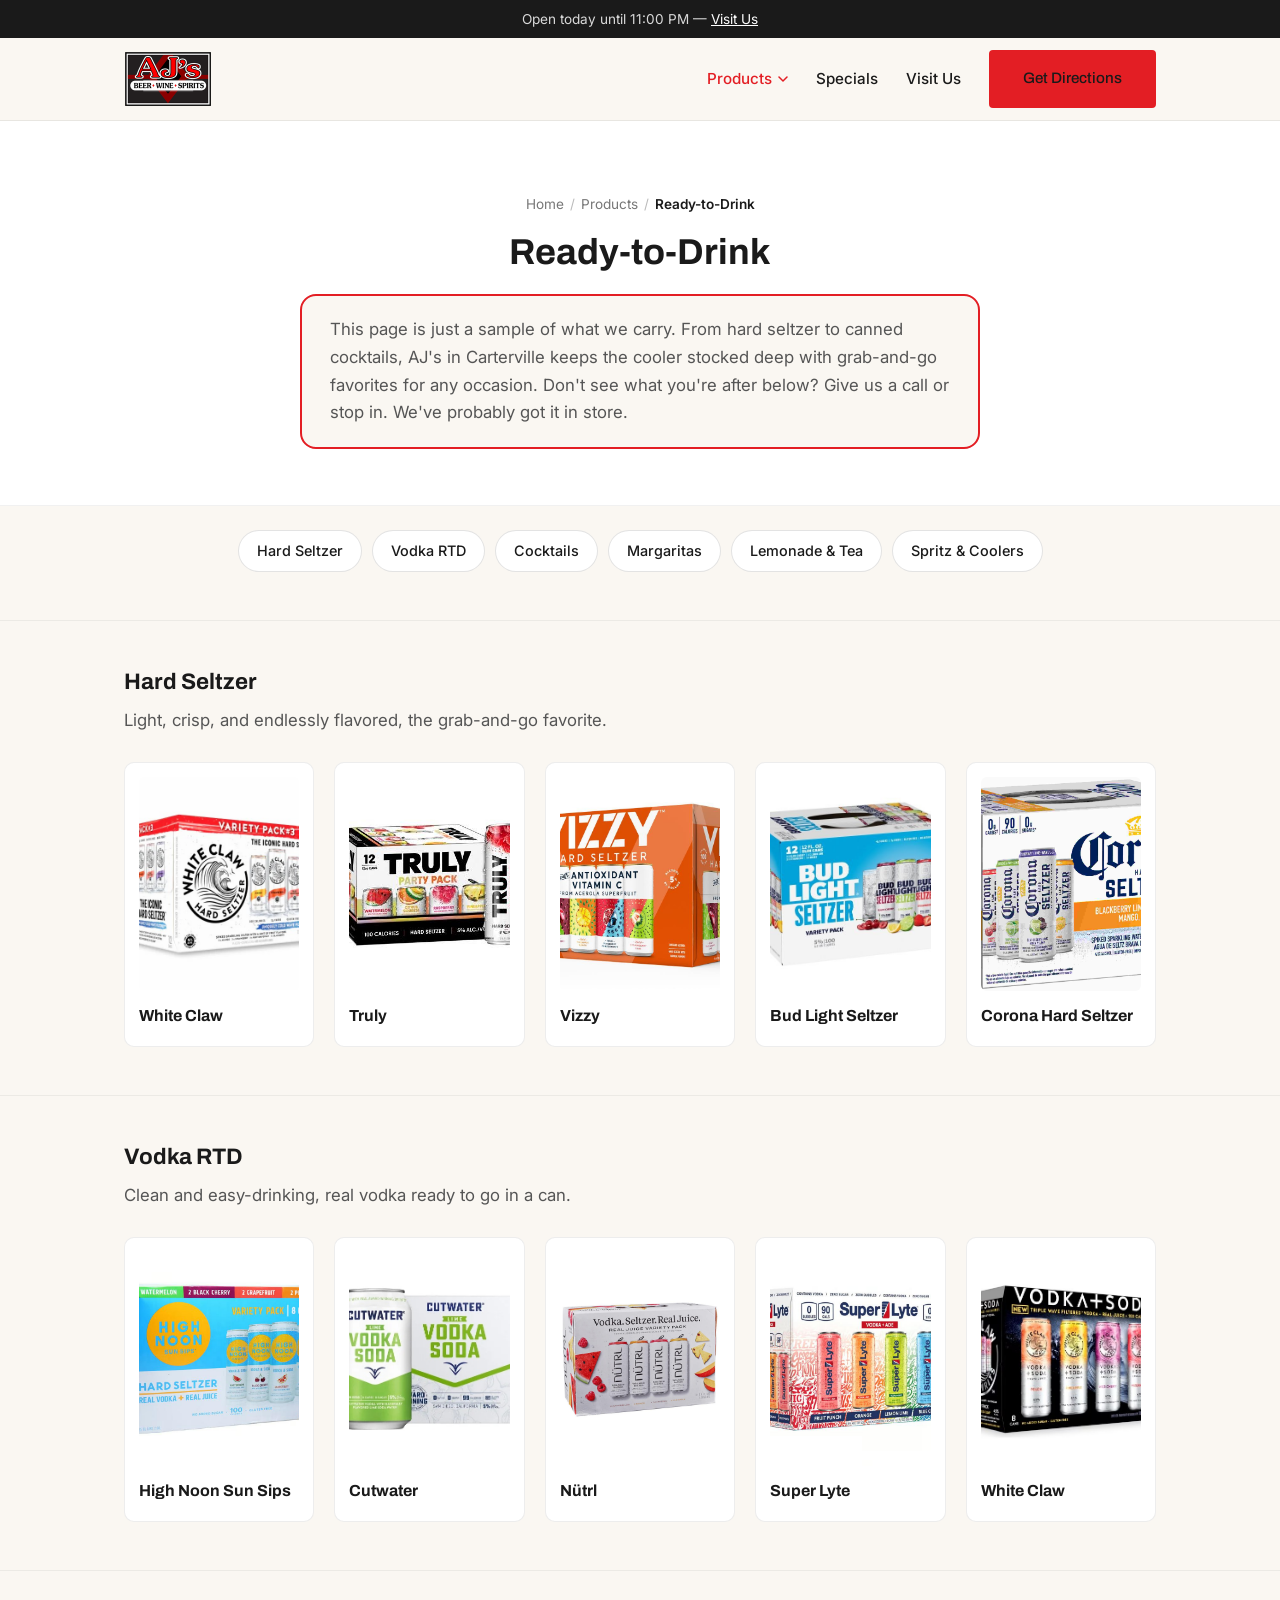
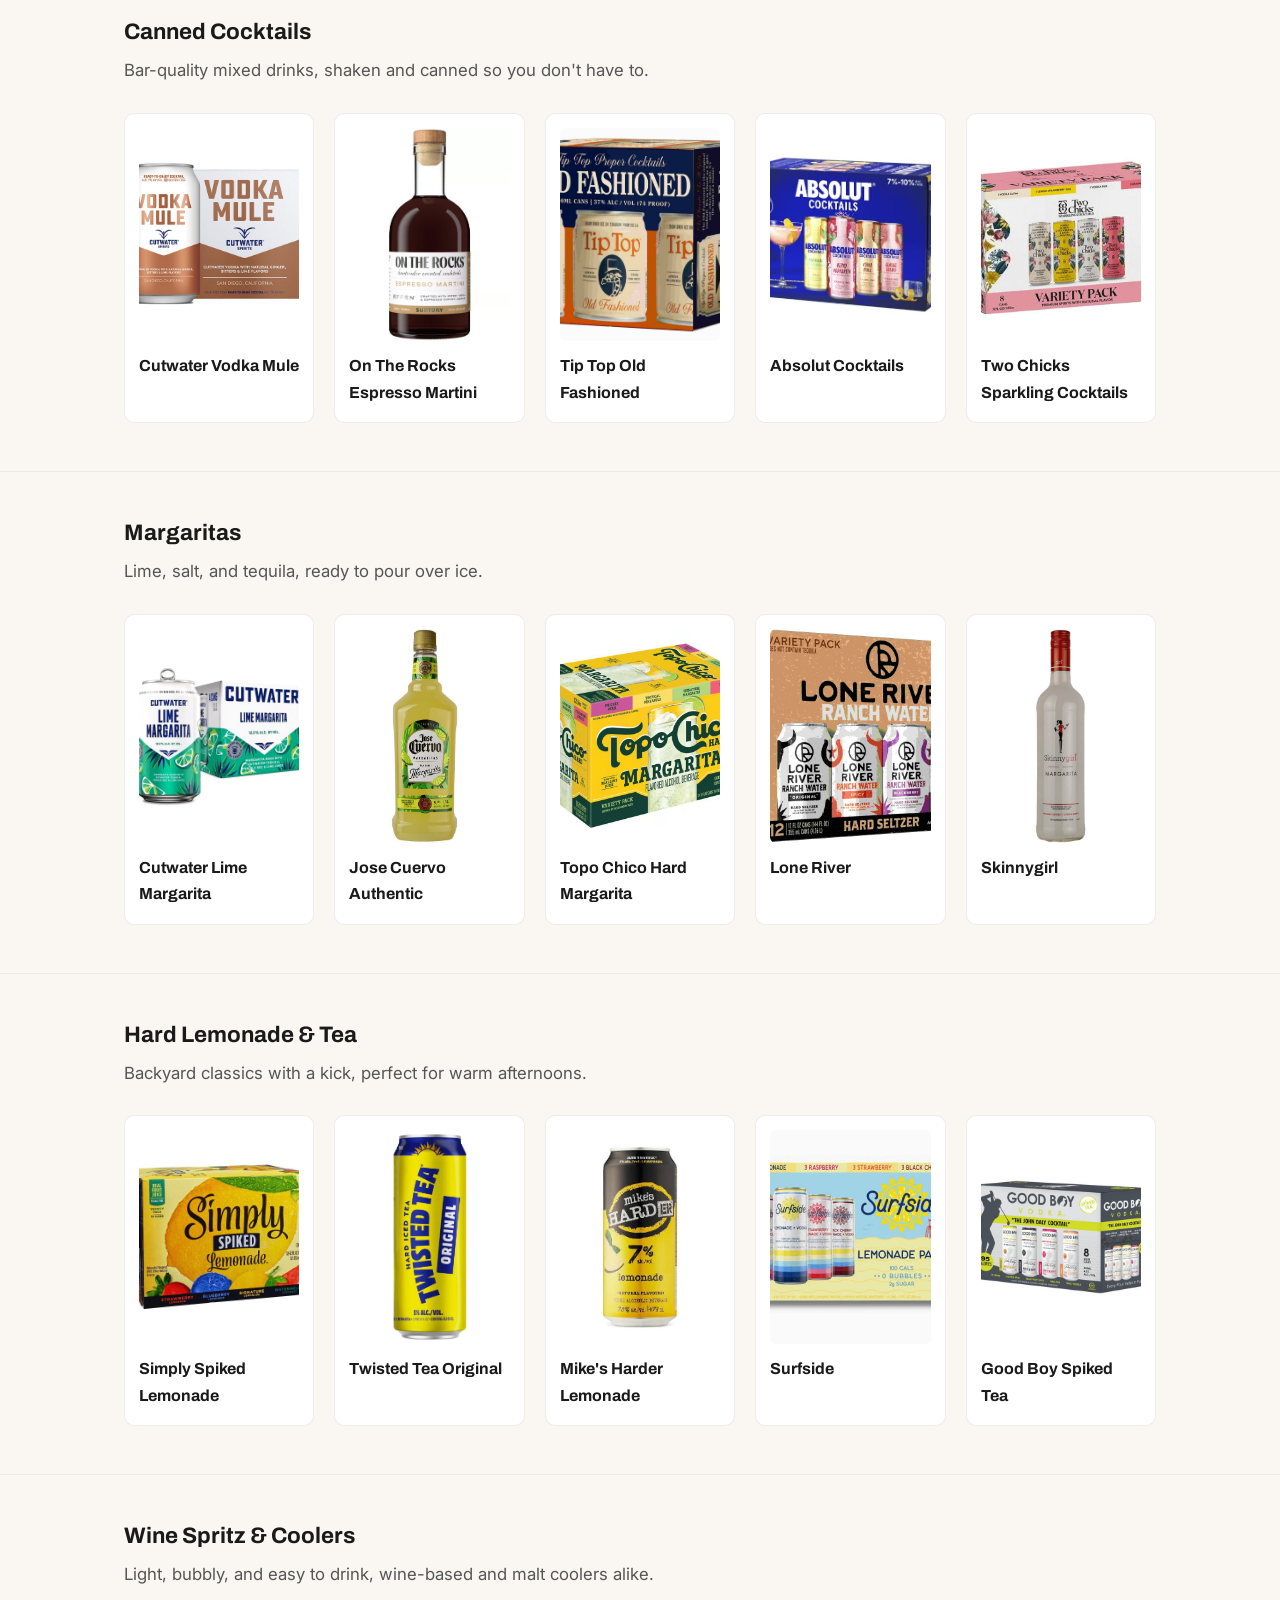
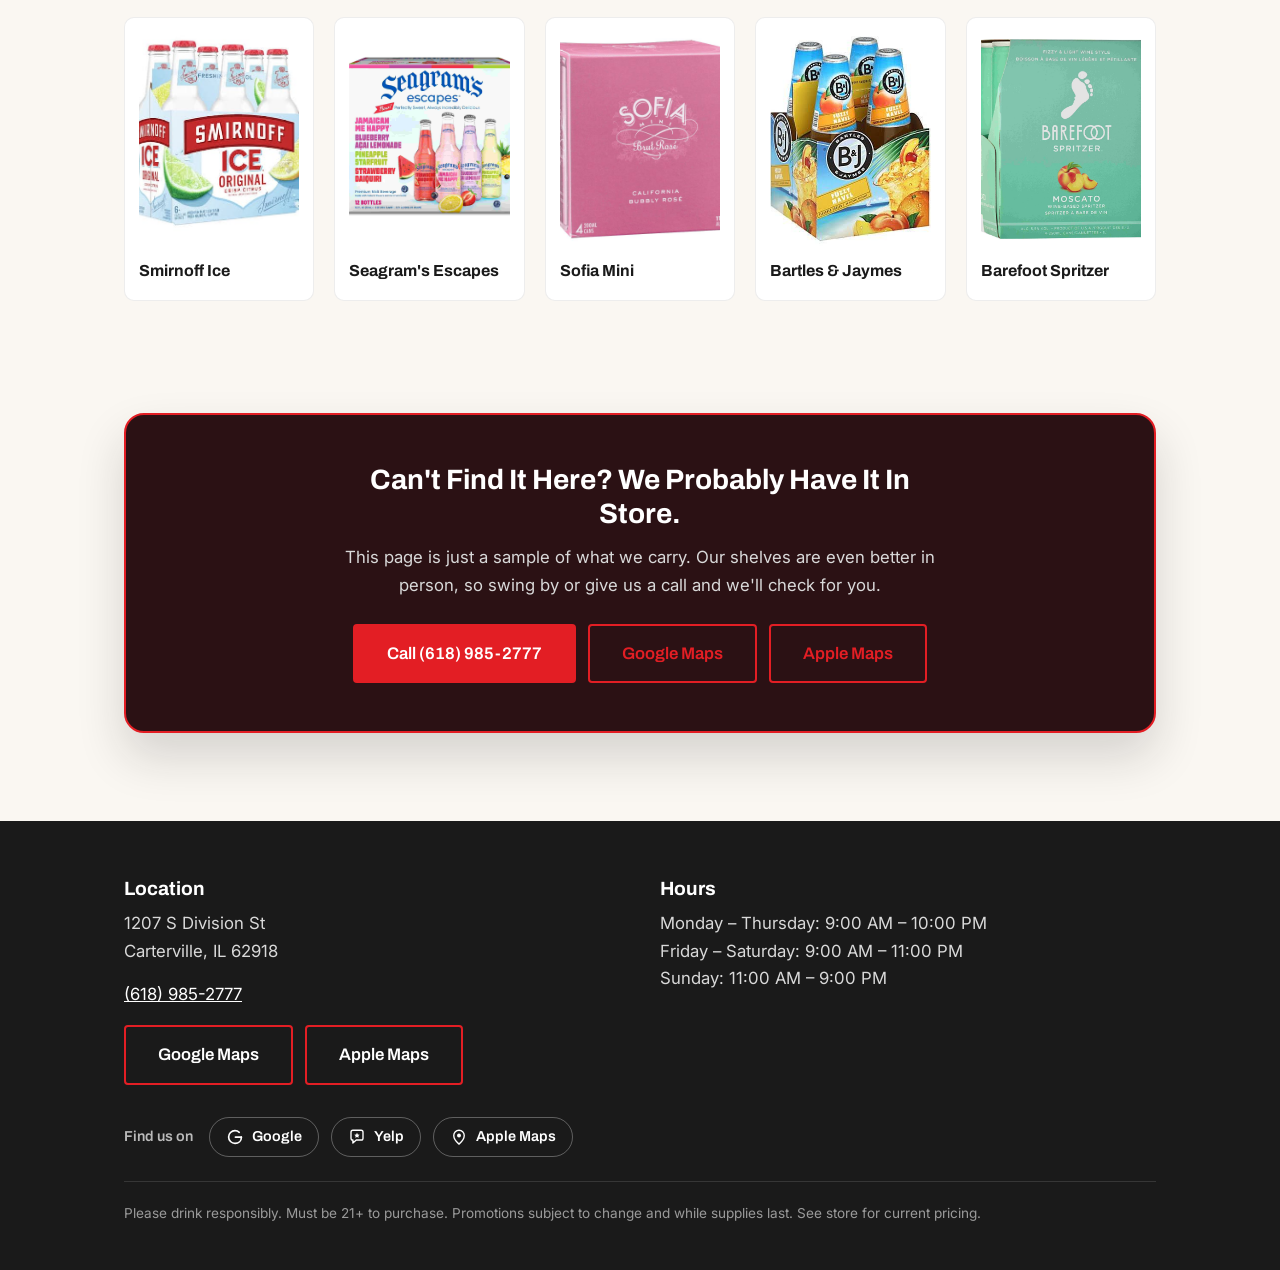
<file: ready-to-drink.html>
<!DOCTYPE html>
<html lang="en">
<head>
<!-- Google tag (gtag.js) — production only. On any other host
     (Netlify deploy previews, localhost) gtag is a no-op, so the
     click-tracking script at the end of <body> still runs without
     errors but nothing is loaded or sent to GA4. -->
<script>
  window.dataLayer = window.dataLayer || [];
  if (/^(www\.)?ajscarterville\.com$/.test(location.hostname)) {
    window.gtag = function(){dataLayer.push(arguments);};
    var gtagScript = document.createElement('script');
    gtagScript.async = true;
    gtagScript.src = 'https://www.googletagmanager.com/gtag/js?id=G-YNYB1HZWJR';
    document.head.appendChild(gtagScript);
    gtag('js', new Date());

    gtag('config', 'G-YNYB1HZWJR');
  } else {
    window.gtag = function(){};
  }
</script>
<meta charset="UTF-8">
<meta name="viewport" content="width=device-width, initial-scale=1.0">
<title>Ready-to-Drink — AJ's Beer, Wine &amp; Spirits</title>
<meta name="description" content="Shop ready-to-drink cocktails and seltzers at AJ's Beer, Wine & Spirits in Carterville, IL — hard seltzer, vodka soda, canned cocktails, margaritas, and more.">
<meta property="og:type" content="website">
<meta property="og:site_name" content="AJ's Beer, Wine & Spirits">
<meta property="og:url" content="https://ajscarterville.com/ready-to-drink">
<meta property="og:title" content="Ready-to-Drink | AJ's Beer, Wine & Spirits">
<meta property="og:description" content="Shop ready-to-drink cocktails and seltzers at AJ's in Carterville, IL — hard seltzer, vodka soda, canned cocktails, margaritas, and more.">
<meta property="og:image" content="https://ajscarterville.com/assets/og-image.jpg">
<meta property="og:image:width" content="1200">
<meta property="og:image:height" content="630">
<meta property="og:image:alt" content="AJ's Beer, Wine & Spirits storefront in Carterville, IL">
<meta name="twitter:card" content="summary_large_image">
<link rel="canonical" href="https://ajscarterville.com/ready-to-drink">
<link rel="icon" href="/favicon.ico" sizes="any">
<link rel="icon" href="/assets/favicon-32x32.png" type="image/png" sizes="32x32">
<link rel="apple-touch-icon" href="/assets/apple-touch-icon.png">
<link rel="preconnect" href="https://fonts.googleapis.com">
<link rel="preconnect" href="https://fonts.gstatic.com" crossorigin>
<link href="https://fonts.googleapis.com/css2?family=Archivo:wght@600;700;800&family=Inter:wght@400;500;600&display=swap" rel="stylesheet">
<link rel="stylesheet" href="css/styles.css">
</head>
<body>

<a class="skip-link" href="#main">Skip to content</a>

<!-- Live open/closed status, filled in by js/store-hours.js. The
     text below is the no-JS fallback. -->
<div class="store-status-strip">
  <div class="wrap">
    <p class="store-status" id="store-status">See today's hours &amp; get directions on our <a href="/visit-us">Visit Us</a> page.</p>
  </div>
</div>

<header class="site-header">
  <div class="wrap header-inner">
    <a class="brand" href="/">
      <img src="assets/ajs-logo.png" alt="AJ's Beer, Wine & Spirits" class="brand-logo" width="176" height="112">
    </a>
    <input type="checkbox" id="nav-toggle" class="nav-toggle-checkbox">
    <label for="nav-toggle" class="nav-toggle" aria-label="Toggle menu">
      <span></span><span></span><span></span>
    </label>
    <nav class="site-nav" aria-label="Primary">
      <details class="nav-dropdown">
        <summary class="nav-dropdown-toggle is-active">
          Products
          <svg class="nav-caret" width="10" height="6" viewBox="0 0 10 6" aria-hidden="true"><path d="M1 1l4 4 4-4" stroke="currentColor" stroke-width="1.5" fill="none" stroke-linecap="round" stroke-linejoin="round"/></svg>
        </summary>
        <div class="nav-dropdown-menu">
          <a href="/spirits">Spirits</a>
          <a href="/beer">Beer</a>
          <a href="/ready-to-drink" aria-current="page">Ready-to-Drink</a>
          <a href="/wine">Wine</a>
        </div>
      </details>
      <a href="/specials">Specials</a>
      <a href="/visit-us">Visit Us</a>
      <a class="btn btn-primary nav-directions-btn" href="https://www.google.com/maps/dir/?api=1&amp;destination=AJ%27s+Beer%2C+Wine+%26+Spirits&amp;destination_place_id=ChIJadKvaBU9d4gRqlosNyIN6GE" target="_blank" rel="noopener">Get Directions</a>
    </nav>
  </div>
</header>

<main id="main">

  <section class="page-header">
    <div class="wrap">
      <nav class="breadcrumb" aria-label="Breadcrumb">
        <ol class="breadcrumb-list">
          <li><a href="/">Home</a></li>
          <li>Products</li>
          <li aria-current="page">Ready-to-Drink</li>
        </ol>
      </nav>
      <h1>Ready-to-Drink</h1>
      <div class="page-header-callout">
        <p class="page-header-sub">This page is just a sample of what we carry. From hard seltzer to canned cocktails, AJ's in Carterville keeps the cooler stocked deep with grab-and-go favorites for any occasion. Don't see what you're after below? Give us a call or stop in. We've probably got it in store.</p>
      </div>
    </div>
  </section>

  <!-- ==========================================================
       JUMP NAV — real anchor links to each subcategory section
       below. Keep hrefs in sync with each section's id if you
       rename or reorder a subcategory.
       ========================================================== -->
  <nav class="jump-nav" aria-label="Ready-to-Drink categories">
    <div class="wrap">
      <ul class="jump-nav-list">
        <li><a class="jump-pill" href="#seltzer">Hard Seltzer</a></li>
        <li><a class="jump-pill" href="#vodka-rtd">Vodka RTD</a></li>
        <li><a class="jump-pill" href="#cocktails">Cocktails</a></li>
        <li><a class="jump-pill" href="#margaritas">Margaritas</a></li>
        <li><a class="jump-pill" href="#lemonade">Lemonade &amp; Tea</a></li>
        <li><a class="jump-pill" href="#spritz">Spritz &amp; Coolers</a></li>
      </ul>
    </div>
  </nav>

  <!-- ==========================================================
       SUBCATEGORY: HARD SELTZER
       ========================================================== -->
  <section class="product-section" id="seltzer">
    <div class="wrap">
      <div class="product-section-intro">
        <h2>Hard Seltzer</h2>
        <p>Light, crisp, and endlessly flavored, the grab-and-go favorite.</p>
      </div>
      <div class="product-grid">

        <!-- Product card: Seltzer 1 -->
        <div class="product-card">
          <div class="product-card-image">
            <img src="assets/products/seltzer-white-claw-variety-12pk-cans.jpg" alt="White Claw Hard Seltzer Variety Pack, 12-pack cans" loading="lazy">
          </div>
          <h3 class="product-card-name">White Claw</h3>
        </div>
        <!-- End product card: Seltzer 1 -->

        <!-- Product card: Seltzer 2 -->
        <div class="product-card">
          <div class="product-card-image">
            <img src="assets/products/seltzer-truly-variety-12pk-cans.jpg" alt="Truly Hard Seltzer Variety Pack, 12-pack cans" loading="lazy">
          </div>
          <h3 class="product-card-name">Truly</h3>
        </div>
        <!-- End product card: Seltzer 2 -->

        <!-- Product card: Seltzer 3 -->
        <div class="product-card">
          <div class="product-card-image">
            <img src="assets/products/seltzer-vizzy-variety-12pk-cans.jpg" alt="Vizzy Hard Seltzer Variety Pack, 12-pack cans" loading="lazy">
          </div>
          <h3 class="product-card-name">Vizzy</h3>
        </div>
        <!-- End product card: Seltzer 3 -->

        <!-- Product card: Seltzer 4 -->
        <div class="product-card">
          <div class="product-card-image">
            <img src="assets/products/seltzer-bud-light-seltzer-variety-12pk-cans.jpg" alt="Bud Light Seltzer Variety Pack, 12-pack cans" loading="lazy">
          </div>
          <h3 class="product-card-name">Bud Light Seltzer</h3>
        </div>
        <!-- End product card: Seltzer 4 -->

        <!-- Product card: Seltzer 5 -->
        <div class="product-card">
          <div class="product-card-image">
            <img src="assets/products/seltzer-corona-hard-seltzer-variety-12pk-cans.jpg" alt="Corona Hard Seltzer Variety Pack, 12-pack cans" loading="lazy">
          </div>
          <h3 class="product-card-name">Corona Hard Seltzer</h3>
        </div>
        <!-- End product card: Seltzer 5 -->

      </div>
    </div>
  </section>
  <!-- END SUBCATEGORY: HARD SELTZER -->

  <!-- ==========================================================
       SUBCATEGORY: VODKA RTD
       ========================================================== -->
  <section class="product-section" id="vodka-rtd">
    <div class="wrap">
      <div class="product-section-intro">
        <h2>Vodka RTD</h2>
        <p>Clean and easy-drinking, real vodka ready to go in a can.</p>
      </div>
      <div class="product-grid">

        <!-- Product card: Vodka RTD 1 -->
        <div class="product-card">
          <div class="product-card-image">
            <img src="assets/products/vodka-rtd-high-noon-variety-8pk-cans.jpg" alt="High Noon Sun Sips Vodka &amp; Soda Variety Pack, 8-pack cans" loading="lazy">
          </div>
          <h3 class="product-card-name">High Noon Sun Sips</h3>
        </div>
        <!-- End product card: Vodka RTD 1 -->

        <!-- Product card: Vodka RTD 2 -->
        <div class="product-card">
          <div class="product-card-image">
            <img src="assets/products/vodka-rtd-cutwater-lime-vodka-soda-4pk-cans.jpg" alt="Cutwater Lime Vodka Soda, 4-pack cans" loading="lazy">
          </div>
          <h3 class="product-card-name">Cutwater</h3>
        </div>
        <!-- End product card: Vodka RTD 2 -->

        <!-- Product card: Vodka RTD 3 -->
        <div class="product-card">
          <div class="product-card-image">
            <img src="assets/products/vodka-rtd-nutrl-variety-8pk-cans.jpg" alt="N&uuml;trl Vodka Seltzer Real Juice Variety Pack, 8-pack cans" loading="lazy">
          </div>
          <h3 class="product-card-name">N&uuml;trl</h3>
        </div>
        <!-- End product card: Vodka RTD 3 -->

        <!-- Product card: Vodka RTD 4 -->
        <div class="product-card">
          <div class="product-card-image">
            <img src="assets/products/vodka-rtd-super-lyte-vodka-ade-variety-8pk-cans.jpg" alt="Super Lyte Vodka + Ade Variety Pack, 8-pack cans" loading="lazy">
          </div>
          <h3 class="product-card-name">Super Lyte</h3>
        </div>
        <!-- End product card: Vodka RTD 4 -->

        <!-- Product card: Vodka RTD 5 -->
        <div class="product-card">
          <div class="product-card-image">
            <img src="assets/products/vodka-rtd-white-claw-vodka-soda-variety-8pk-cans.jpg" alt="White Claw Vodka + Soda Variety Pack, 8-pack cans" loading="lazy">
          </div>
          <h3 class="product-card-name">White Claw</h3>
        </div>
        <!-- End product card: Vodka RTD 5 -->

      </div>
    </div>
  </section>
  <!-- END SUBCATEGORY: VODKA RTD -->

  <!-- ==========================================================
       SUBCATEGORY: CANNED COCKTAILS
       ========================================================== -->
  <section class="product-section" id="cocktails">
    <div class="wrap">
      <div class="product-section-intro">
        <h2>Canned Cocktails</h2>
        <p>Bar-quality mixed drinks, shaken and canned so you don't have to.</p>
      </div>
      <div class="product-grid">

        <!-- Product card: Cocktails 1 -->
        <div class="product-card">
          <div class="product-card-image">
            <img src="assets/products/cocktails-cutwater-vodka-mule-4pk-cans.jpg" alt="Cutwater Vodka Mule Canned Cocktail, 4-pack cans" loading="lazy">
          </div>
          <h3 class="product-card-name">Cutwater Vodka Mule</h3>
        </div>
        <!-- End product card: Cocktails 1 -->

        <!-- Product card: Cocktails 2 -->
        <div class="product-card">
          <div class="product-card-image">
            <img src="assets/products/cocktails-on-the-rocks-espresso-martini-375ml.jpg" alt="On The Rocks Espresso Martini, 375ml bottle" loading="lazy">
          </div>
          <h3 class="product-card-name">On The Rocks Espresso Martini</h3>
        </div>
        <!-- End product card: Cocktails 2 -->

        <!-- Product card: Cocktails 3 -->
        <div class="product-card">
          <div class="product-card-image">
            <img src="assets/products/cocktails-tip-top-old-fashioned-4pk-cans.jpg" alt="Tip Top Old Fashioned Canned Cocktail, 4-pack cans" loading="lazy">
          </div>
          <h3 class="product-card-name">Tip Top Old Fashioned</h3>
        </div>
        <!-- End product card: Cocktails 3 -->

        <!-- Product card: Cocktails 4 -->
        <div class="product-card">
          <div class="product-card-image">
            <img src="assets/products/cocktails-absolut-cocktails-variety-8pk-cans.jpg" alt="Absolut Cocktails Variety Pack, 8-pack cans" loading="lazy">
          </div>
          <h3 class="product-card-name">Absolut Cocktails</h3>
        </div>
        <!-- End product card: Cocktails 4 -->

        <!-- Product card: Cocktails 5 -->
        <div class="product-card">
          <div class="product-card-image">
            <img src="assets/products/cocktails-two-chicks-sparkling-cocktails-variety-8pk-cans.jpg" alt="Two Chicks Sparkling Cocktails Variety Pack, 8-pack cans" loading="lazy">
          </div>
          <h3 class="product-card-name">Two Chicks Sparkling Cocktails</h3>
        </div>
        <!-- End product card: Cocktails 5 -->

      </div>
    </div>
  </section>
  <!-- END SUBCATEGORY: CANNED COCKTAILS -->

  <!-- ==========================================================
       SUBCATEGORY: MARGARITAS
       ========================================================== -->
  <section class="product-section" id="margaritas">
    <div class="wrap">
      <div class="product-section-intro">
        <h2>Margaritas</h2>
        <p>Lime, salt, and tequila, ready to pour over ice.</p>
      </div>
      <div class="product-grid">

        <!-- Product card: Margaritas 1 -->
        <div class="product-card">
          <div class="product-card-image">
            <img src="assets/products/margaritas-cutwater-lime-margarita-4pk-cans.jpg" alt="Cutwater Lime Margarita, 4-pack cans" loading="lazy">
          </div>
          <h3 class="product-card-name">Cutwater Lime Margarita</h3>
        </div>
        <!-- End product card: Margaritas 1 -->

        <!-- Product card: Margaritas 2 -->
        <div class="product-card">
          <div class="product-card-image">
            <img src="assets/products/margaritas-jose-cuervo-authentic-1-75l.jpg" alt="Jose Cuervo Authentic Classic Margarita, 1.75L" loading="lazy">
          </div>
          <h3 class="product-card-name">Jose Cuervo Authentic</h3>
        </div>
        <!-- End product card: Margaritas 2 -->

        <!-- Product card: Margaritas 3 -->
        <div class="product-card">
          <div class="product-card-image">
            <img src="assets/products/margaritas-topo-chico-hard-margarita-variety-12pk-cans.jpg" alt="Topo Chico Hard Margarita Variety Pack, 12-pack cans" loading="lazy">
          </div>
          <h3 class="product-card-name">Topo Chico Hard Margarita</h3>
        </div>
        <!-- End product card: Margaritas 3 -->

        <!-- Product card: Margaritas 4 -->
        <div class="product-card">
          <div class="product-card-image">
            <img src="assets/products/margaritas-lone-river-ranch-water-variety-12pk-cans.jpg" alt="Lone River Ranch Water Variety Pack, 12-pack cans" loading="lazy">
          </div>
          <h3 class="product-card-name">Lone River</h3>
        </div>
        <!-- End product card: Margaritas 4 -->

        <!-- Product card: Margaritas 5 -->
        <div class="product-card">
          <div class="product-card-image">
            <img src="assets/products/margaritas-skinnygirl-750ml.jpg" alt="Skinnygirl Margarita, 750ml" loading="lazy">
          </div>
          <h3 class="product-card-name">Skinnygirl</h3>
        </div>
        <!-- End product card: Margaritas 5 -->

      </div>
    </div>
  </section>
  <!-- END SUBCATEGORY: MARGARITAS -->

  <!-- ==========================================================
       SUBCATEGORY: HARD LEMONADE & TEA
       ========================================================== -->
  <section class="product-section" id="lemonade">
    <div class="wrap">
      <div class="product-section-intro">
        <h2>Hard Lemonade &amp; Tea</h2>
        <p>Backyard classics with a kick, perfect for warm afternoons.</p>
      </div>
      <div class="product-grid">

        <!-- Product card: Lemonade 1 -->
        <div class="product-card">
          <div class="product-card-image">
            <img src="assets/products/lemonade-simply-spiked-lemonade-variety-12pk-cans.jpg" alt="Simply Spiked Lemonade Variety Pack, 12-pack cans" loading="lazy">
          </div>
          <h3 class="product-card-name">Simply Spiked Lemonade</h3>
        </div>
        <!-- End product card: Lemonade 1 -->

        <!-- Product card: Lemonade 2 -->
        <div class="product-card">
          <div class="product-card-image">
            <img src="assets/products/lemonade-twisted-tea-original-12pk-cans.jpg" alt="Twisted Tea Original Hard Tea, 12-pack cans" loading="lazy">
          </div>
          <h3 class="product-card-name">Twisted Tea Original</h3>
        </div>
        <!-- End product card: Lemonade 2 -->

        <!-- Product card: Lemonade 3 -->
        <div class="product-card">
          <div class="product-card-image">
            <img src="assets/products/lemonade-mikes-harder-lemonade-12pk-cans.jpg" alt="Mike's Harder Lemonade, 12-pack cans" loading="lazy">
          </div>
          <h3 class="product-card-name">Mike's Harder Lemonade</h3>
        </div>
        <!-- End product card: Lemonade 3 -->

        <!-- Product card: Lemonade 4 -->
        <div class="product-card">
          <div class="product-card-image">
            <img src="assets/products/lemonade-surfside-lemonade-vodka-variety-12pk-cans.jpg" alt="Surfside Lemonade + Vodka Variety Pack, 12-pack cans" loading="lazy">
          </div>
          <h3 class="product-card-name">Surfside</h3>
        </div>
        <!-- End product card: Lemonade 4 -->

        <!-- Product card: Lemonade 5 -->
        <div class="product-card">
          <div class="product-card-image">
            <img src="assets/products/lemonade-good-boy-spiked-tea-variety-12pk-cans.jpg" alt="Good Boy Vodka Spiked Tea Variety Pack, 12-pack cans" loading="lazy">
          </div>
          <h3 class="product-card-name">Good Boy Spiked Tea</h3>
        </div>
        <!-- End product card: Lemonade 5 -->

      </div>
    </div>
  </section>
  <!-- END SUBCATEGORY: HARD LEMONADE & TEA -->

  <!-- ==========================================================
       SUBCATEGORY: WINE SPRITZ & COOLERS
       ========================================================== -->
  <section class="product-section" id="spritz">
    <div class="wrap">
      <div class="product-section-intro">
        <h2>Wine Spritz &amp; Coolers</h2>
        <p>Light, bubbly, and easy to drink, wine-based and malt coolers alike.</p>
      </div>
      <div class="product-grid">

        <!-- Product card: Spritz 1 -->
        <div class="product-card">
          <div class="product-card-image">
            <img src="assets/products/spritz-smirnoff-ice-original-6pk-bottles.jpg" alt="Smirnoff Ice Original, 6-pack bottles" loading="lazy">
          </div>
          <h3 class="product-card-name">Smirnoff Ice</h3>
        </div>
        <!-- End product card: Spritz 1 -->

        <!-- Product card: Spritz 2 -->
        <div class="product-card">
          <div class="product-card-image">
            <img src="assets/products/spritz-seagrams-escapes-variety-12pk-bottles.jpg" alt="Seagram's Escapes Variety Pack, 12-pack bottles" loading="lazy">
          </div>
          <h3 class="product-card-name">Seagram's Escapes</h3>
        </div>
        <!-- End product card: Spritz 2 -->

        <!-- Product card: Spritz 3 -->
        <div class="product-card">
          <div class="product-card-image">
            <img src="assets/products/spritz-sofia-mini-brut-rose-4pk-cans.jpg" alt="Sofia Mini Brut Ros&eacute; Sparkling Wine, 4-pack cans" loading="lazy">
          </div>
          <h3 class="product-card-name">Sofia Mini</h3>
        </div>
        <!-- End product card: Spritz 3 -->

        <!-- Product card: Spritz 4 -->
        <div class="product-card">
          <div class="product-card-image">
            <img src="assets/products/spritz-bartles-jaymes-fuzzy-navel-4pk-bottles.jpg" alt="Bartles &amp; Jaymes Fuzzy Navel Cooler, 4-pack bottles" loading="lazy">
          </div>
          <h3 class="product-card-name">Bartles &amp; Jaymes</h3>
        </div>
        <!-- End product card: Spritz 4 -->

        <!-- Product card: Spritz 5 -->
        <div class="product-card">
          <div class="product-card-image">
            <img src="assets/products/spritz-barefoot-spritzer-moscato-4pk-cans.jpg" alt="Barefoot Spritzer Moscato, 4-pack cans" loading="lazy">
          </div>
          <h3 class="product-card-name">Barefoot Spritzer</h3>
        </div>
        <!-- End product card: Spritz 5 -->

      </div>
    </div>
  </section>
  <!-- END SUBCATEGORY: WINE SPRITZ & COOLERS -->

  <!-- ==========================================================
       VISIT US CTA — a standalone callout (red-bordered panel on
       its own background), not a second footer. Reminds visitors
       this page is a sample, not the full inventory, and reuses
       the same address/phone/hours info as the footer below. Keep
       both in sync if the store's hours or location ever change.
       ========================================================== -->
  <section class="visit-cta">
    <div class="wrap">
      <div class="visit-cta-panel">
        <div class="visit-cta-inner">
          <div class="visit-cta-content">
            <h2>Can't Find It Here? We Probably Have It In Store.</h2>
            <p class="visit-cta-desc">This page is just a sample of what we carry. Our shelves are even better in person, so swing by or give us a call and we'll check for you.</p>
            <div class="visit-cta-actions">
              <a class="btn btn-primary" href="tel:6189852777">Call (618) 985-2777</a>
              <a class="btn btn-ghost" href="https://www.google.com/maps/dir/?api=1&amp;destination=AJ%27s+Beer%2C+Wine+%26+Spirits&amp;destination_place_id=ChIJadKvaBU9d4gRqlosNyIN6GE" target="_blank" rel="noopener" aria-label="Directions in Google Maps (opens in a new tab)">Google Maps</a>
              <a class="btn btn-ghost" href="https://maps.apple/p/9-ce5T_QIn2TTo" target="_blank" rel="noopener noreferrer" aria-label="Directions in Apple Maps (opens in a new tab)">Apple Maps</a>
            </div>
          </div>
        </div>
      </div>
    </div>
  </section>
  <!-- END VISIT US CTA -->

</main>

<footer class="site-footer">
  <div class="wrap footer-inner">
    <div class="footer-col">
      <h2>Location</h2>
      <address>
        1207 S Division St<br>
        Carterville, IL 62918
      </address>
      <p><a href="tel:6189852777">(618) 985-2777</a></p>
      <div class="footer-actions">
        <a class="btn btn-ghost" href="https://www.google.com/maps/dir/?api=1&amp;destination=AJ%27s+Beer%2C+Wine+%26+Spirits&amp;destination_place_id=ChIJadKvaBU9d4gRqlosNyIN6GE" target="_blank" rel="noopener" aria-label="Directions in Google Maps (opens in a new tab)">Google Maps</a>
        <a class="btn btn-ghost" href="https://maps.apple/p/9-ce5T_QIn2TTo" target="_blank" rel="noopener noreferrer" aria-label="Directions in Apple Maps (opens in a new tab)">Apple Maps</a>
      </div>
    </div>
    <div class="footer-col">
      <h2>Hours</h2>
      <p>Monday – Thursday: 9:00 AM – 10:00 PM<br>Friday – Saturday: 9:00 AM – 11:00 PM<br>Sunday: 11:00 AM – 9:00 PM</p>
    </div>
  </div>
  <div class="wrap footer-social">
    <p class="footer-social-label">Find us on</p>
    <a href="https://www.google.com/maps/search/?api=1&amp;query=AJ%27s+Beer%2C+Wine+%26+Spirits&amp;query_place_id=ChIJadKvaBU9d4gRqlosNyIN6GE" target="_blank" rel="noopener" aria-label="Read our reviews on Google (opens in a new tab)">
      <svg width="18" height="18" viewBox="0 0 24 24" fill="none" aria-hidden="true"><path d="M20.5 12.2c0 4.8-3.6 8.3-8.5 8.3a8.5 8.5 0 010-17c2.3 0 4.2.8 5.7 2.2" stroke="currentColor" stroke-width="2.2" stroke-linecap="round"/><path d="M12.5 12.2h8" stroke="currentColor" stroke-width="2.2" stroke-linecap="round"/></svg>
      Google
    </a>
    <a href="https://www.yelp.com/biz/ajs-beer-wine-and-spirits-carterville" target="_blank" rel="noopener" aria-label="Find us on Yelp (opens in a new tab)">
      <svg width="18" height="18" viewBox="0 0 24 24" fill="none" aria-hidden="true"><path d="M4 5.5A2.5 2.5 0 016.5 3h11A2.5 2.5 0 0120 5.5v8a2.5 2.5 0 01-2.5 2.5H11l-4.5 4v-4A2.5 2.5 0 014 13.5v-8z" stroke="currentColor" stroke-width="1.8" stroke-linejoin="round"/><path d="M12 6.3l1.1 2.3 2.5.3-1.8 1.7.5 2.5-2.3-1.2-2.3 1.2.5-2.5-1.8-1.7 2.5-.3z" fill="currentColor"/></svg>
      Yelp
    </a>
    <a href="https://maps.apple/p/9-ce5T_QIn2TTo" target="_blank" rel="noopener noreferrer" aria-label="Find us on Apple Maps (opens in a new tab)">
      <svg width="18" height="18" viewBox="0 0 24 24" fill="none" aria-hidden="true"><path d="M12 21.5s-7-6-7-11.5a7 7 0 0114 0c0 5.5-7 11.5-7 11.5z" stroke="currentColor" stroke-width="1.8" stroke-linejoin="round"/><circle cx="12" cy="10" r="2.6" fill="currentColor"/></svg>
      Apple Maps
    </a>
  </div>
  <div class="wrap">
    <p class="footer-note">Please drink responsibly. Must be 21+ to purchase. Promotions subject to change and while supplies last. See store for current pricing.</p>
  </div>
</footer>

<!-- Sticky mobile action bar — hidden above 700px, where the header's
     nav and Get Directions button already cover the same needs. -->
<nav class="mobile-action-bar" aria-label="Quick actions">
  <a href="https://www.google.com/maps/dir/?api=1&amp;destination=AJ%27s+Beer%2C+Wine+%26+Spirits&amp;destination_place_id=ChIJadKvaBU9d4gRqlosNyIN6GE" target="_blank" rel="noopener">
    <svg width="18" height="22" viewBox="0 0 28 36" fill="none" aria-hidden="true"><path d="M14 0C6.3 0 0 6.3 0 14c0 10.5 14 22 14 22s14-11.5 14-22C28 6.3 21.7 0 14 0z" fill="currentColor"/><circle cx="14" cy="14" r="5.5" fill="var(--ink)"/></svg>
    Directions
  </a>
  <a href="tel:6189852777">
    <svg width="20" height="20" viewBox="0 0 24 24" fill="none" aria-hidden="true"><path d="M6.6 10.8c1.4 2.8 3.8 5.2 6.6 6.6l2.2-2.2c.3-.3.7-.4 1.1-.3 1.2.4 2.5.6 3.8.6.6 0 1 .4 1 1V20c0 .6-.4 1-1 1C10.6 21 3 13.4 3 4c0-.6.4-1 1-1h3.5c.6 0 1 .4 1 1 0 1.3.2 2.6.6 3.8.1.4 0 .8-.3 1.1L6.6 10.8z" stroke="currentColor" stroke-width="1.6" stroke-linejoin="round"/></svg>
    Call
  </a>
  <a href="/visit-us">
    <svg width="20" height="20" viewBox="0 0 24 24" fill="none" aria-hidden="true"><circle cx="12" cy="12" r="9" stroke="currentColor" stroke-width="1.6"/><path d="M12 7v5l3.5 2" stroke="currentColor" stroke-width="1.6" stroke-linecap="round" stroke-linejoin="round"/></svg>
    Hours
  </a>
</nav>

<script src="js/store-hours.js" defer></script>

<script>
  document.addEventListener('click', function (e) {
    var link = e.target.closest('a');
    if (!link) return;
    var href = link.getAttribute('href') || '';
    if (href.indexOf('tel:') === 0) {
      gtag('event', 'click_to_call', { page_path: location.pathname });
    } else if (/g\.page\/r\/[^/]+\/review/.test(href)) {
      gtag('event', 'click_review', { page_path: location.pathname });
    } else if (/google\.[a-z.]+\/maps\/search\//.test(href)) {
      gtag('event', 'read_reviews', { page_path: location.pathname });
    } else if (/google\.com\/maps\/dir\/|maps\.google\.|google\.[a-z.]+\/maps|maps\.app\.goo\.gl|goo\.gl\/maps|g\.page|maps\.apple\.com|maps\.apple\//.test(href)) {
      gtag('event', 'get_directions', { page_path: location.pathname });
    }
  });
</script>

</body>
</html>
</file>
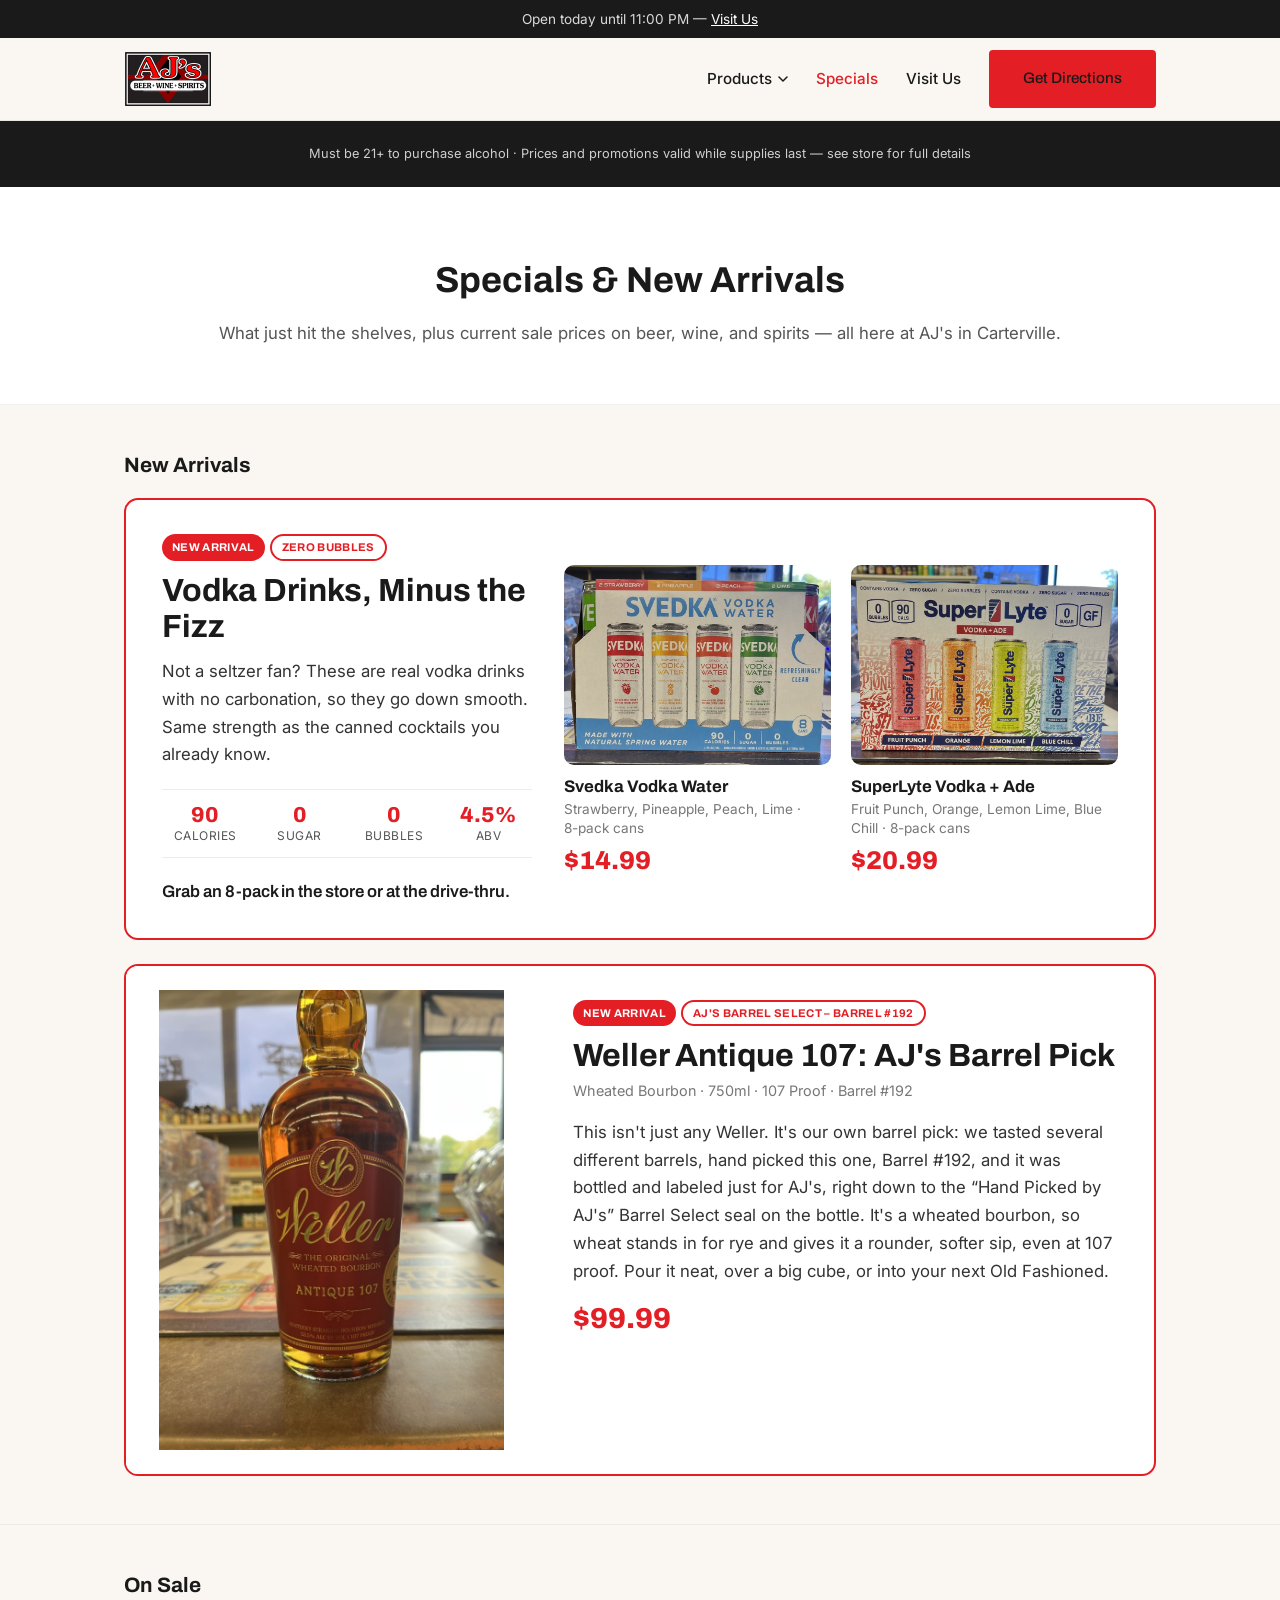
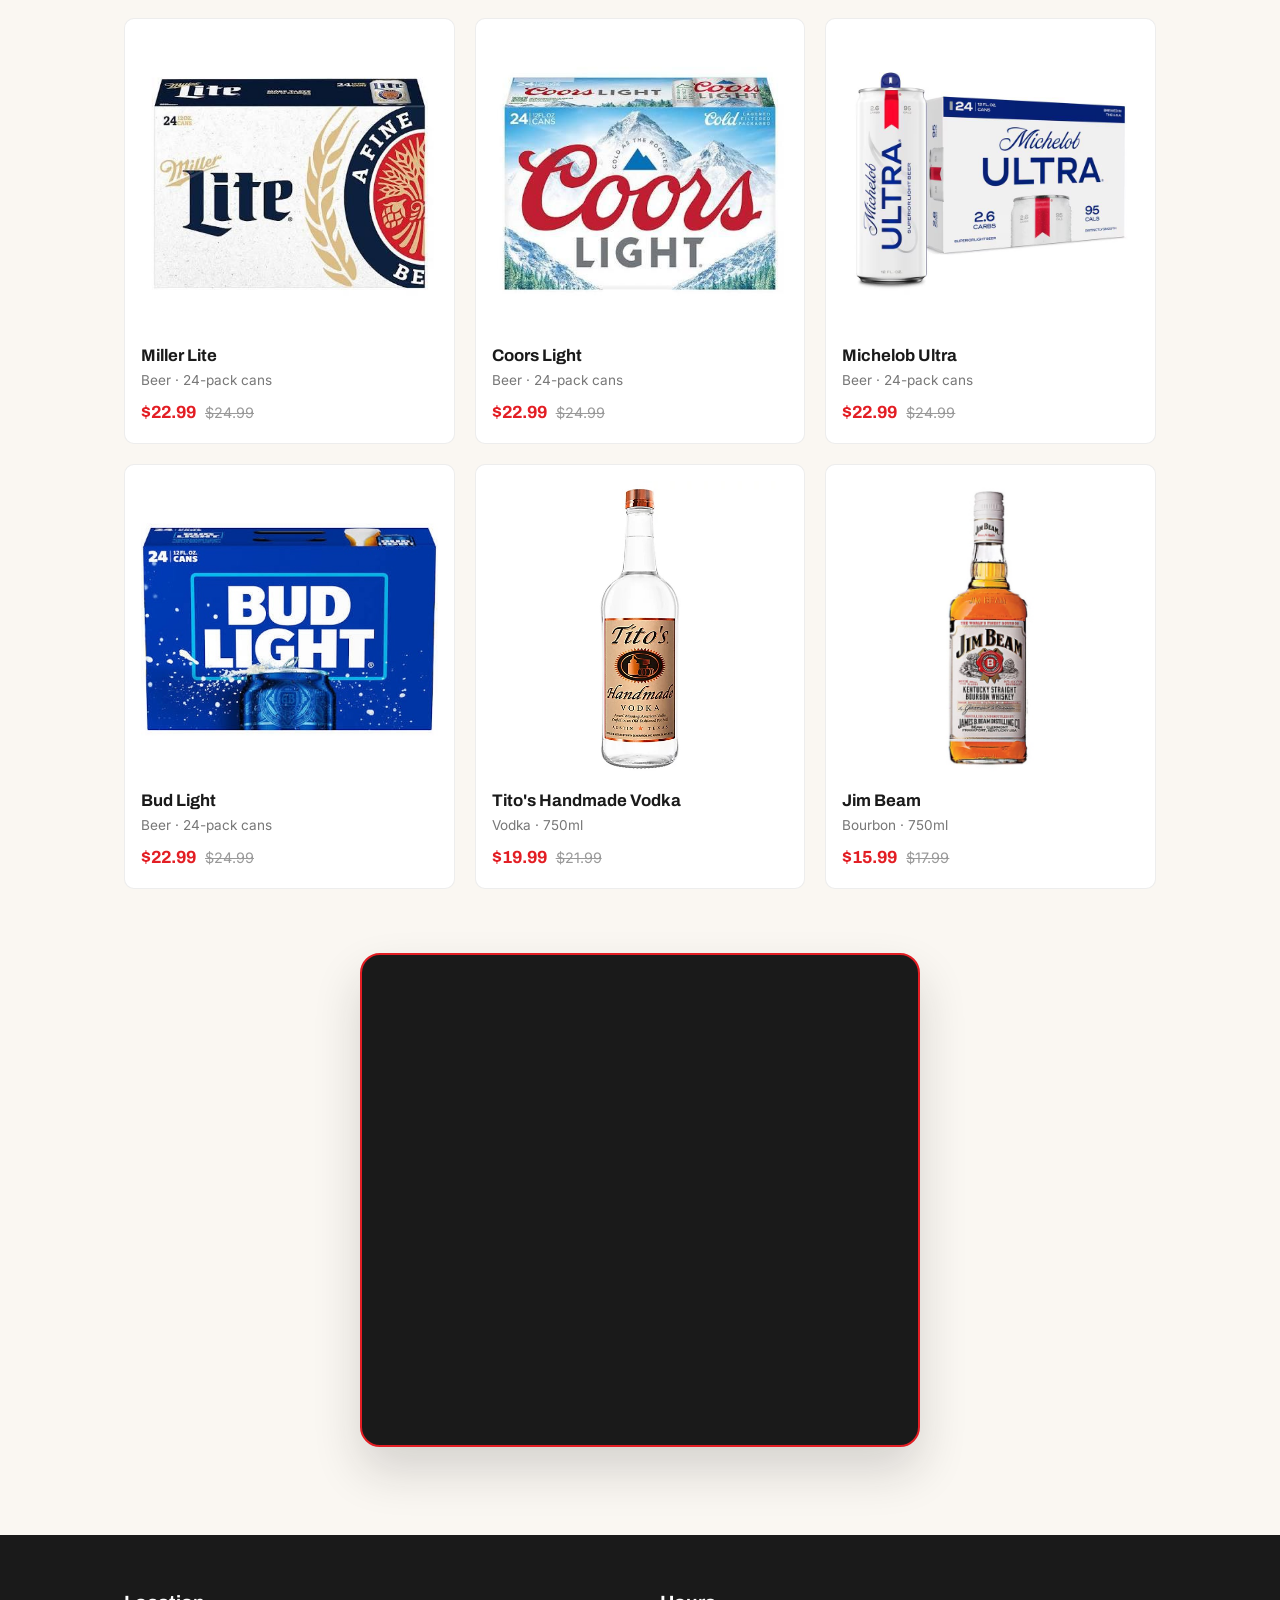
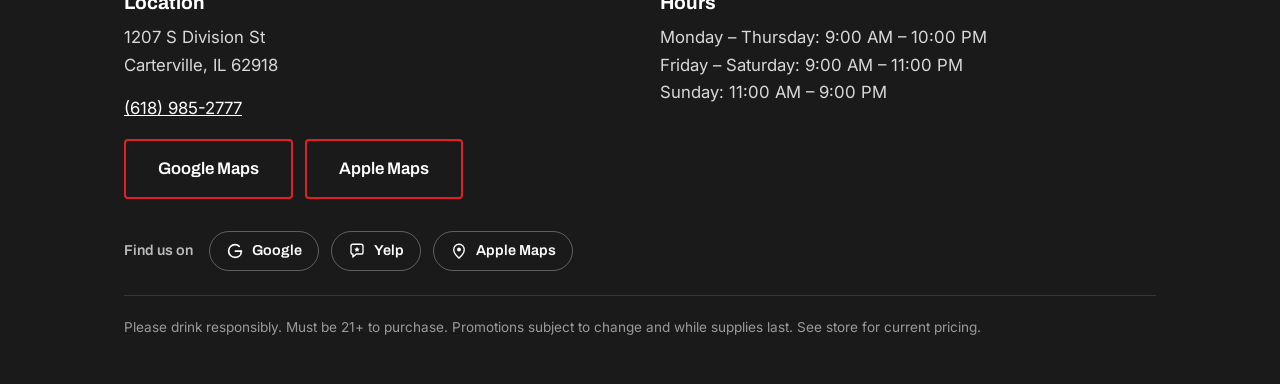
<file: specials.html>
<!DOCTYPE html>
<html lang="en">
<head>
<!-- Google tag (gtag.js) — production only. On any other host
     (Netlify deploy previews, localhost) gtag is a no-op, so the
     click-tracking script at the end of <body> still runs without
     errors but nothing is loaded or sent to GA4. -->
<script>
  window.dataLayer = window.dataLayer || [];
  if (/^(www\.)?ajscarterville\.com$/.test(location.hostname)) {
    window.gtag = function(){dataLayer.push(arguments);};
    var gtagScript = document.createElement('script');
    gtagScript.async = true;
    gtagScript.src = 'https://www.googletagmanager.com/gtag/js?id=G-YNYB1HZWJR';
    document.head.appendChild(gtagScript);
    gtag('js', new Date());

    gtag('config', 'G-YNYB1HZWJR');
  } else {
    window.gtag = function(){};
  }
</script>
<meta charset="UTF-8">
<meta name="viewport" content="width=device-width, initial-scale=1.0">
<title>Specials &amp; New Arrivals — AJ's Beer, Wine &amp; Spirits</title>
<meta name="description" content="Sale prices on beer, wine, and spirits, plus new arrivals like our Weller Antique 107 barrel pick at AJ's Beer, Wine & Spirits in Carterville, IL.">
<meta property="og:type" content="website">
<meta property="og:site_name" content="AJ's Beer, Wine & Spirits">
<meta property="og:url" content="https://ajscarterville.com/specials">
<meta property="og:title" content="Specials &amp; New Arrivals | AJ's Beer, Wine & Spirits">
<meta property="og:description" content="Sale prices on beer, wine, and spirits, plus new arrivals like our Weller Antique 107 barrel pick at AJ's Beer, Wine & Spirits in Carterville, IL.">
<meta property="og:image" content="https://ajscarterville.com/assets/og-image.jpg">
<meta property="og:image:width" content="1200">
<meta property="og:image:height" content="630">
<meta property="og:image:alt" content="AJ's Beer, Wine & Spirits storefront in Carterville, IL">
<meta name="twitter:card" content="summary_large_image">
<link rel="canonical" href="https://ajscarterville.com/specials">
<link rel="icon" href="/favicon.ico" sizes="any">
<link rel="icon" href="/assets/favicon-32x32.png" type="image/png" sizes="32x32">
<link rel="apple-touch-icon" href="/assets/apple-touch-icon.png">
<link rel="preconnect" href="https://fonts.googleapis.com">
<link rel="preconnect" href="https://fonts.gstatic.com" crossorigin>
<link href="https://fonts.googleapis.com/css2?family=Archivo:wght@600;700;800&family=Inter:wght@400;500;600&display=swap" rel="stylesheet">
<link rel="stylesheet" href="css/styles.css">
</head>
<body>

<a class="skip-link" href="#main">Skip to content</a>

<!-- Live open/closed status, filled in by js/store-hours.js. The
     text below is the no-JS fallback. -->
<div class="store-status-strip">
  <div class="wrap">
    <p class="store-status" id="store-status">See today's hours &amp; get directions on our <a href="/visit-us">Visit Us</a> page.</p>
  </div>
</div>

<header class="site-header">
  <div class="wrap header-inner">
    <a class="brand" href="/">
      <img src="assets/ajs-logo.png" alt="AJ's Beer, Wine & Spirits" class="brand-logo" width="176" height="112">
    </a>
    <input type="checkbox" id="nav-toggle" class="nav-toggle-checkbox">
    <label for="nav-toggle" class="nav-toggle" aria-label="Toggle menu">
      <span></span><span></span><span></span>
    </label>
    <nav class="site-nav" aria-label="Primary">
      <details class="nav-dropdown">
        <summary class="nav-dropdown-toggle">
          Products
          <svg class="nav-caret" width="10" height="6" viewBox="0 0 10 6" aria-hidden="true"><path d="M1 1l4 4 4-4" stroke="currentColor" stroke-width="1.5" fill="none" stroke-linecap="round" stroke-linejoin="round"/></svg>
        </summary>
        <div class="nav-dropdown-menu">
          <a href="/spirits">Spirits</a>
          <a href="/beer">Beer</a>
          <a href="/ready-to-drink">Ready-to-Drink</a>
          <a href="/wine">Wine</a>
        </div>
      </details>
      <a href="/specials" aria-current="page">Specials</a>
      <a href="/visit-us">Visit Us</a>
      <a class="btn btn-primary nav-directions-btn" href="https://www.google.com/maps/dir/?api=1&amp;destination=AJ%27s+Beer%2C+Wine+%26+Spirits&amp;destination_place_id=ChIJadKvaBU9d4gRqlosNyIN6GE" target="_blank" rel="noopener">Get Directions</a>
    </nav>
  </div>
</header>

<!-- Legal / age disclaimer strip -->
<div class="legal-strip">
  <div class="wrap">
    <p>Must be 21+ to purchase alcohol &middot; Prices and promotions valid while supplies last — see store for full details</p>
  </div>
</div>

<main id="main">

  <section class="page-header">
    <div class="wrap">
      <h1>Specials &amp; New Arrivals</h1>
      <p class="page-header-sub">What just hit the shelves, plus current sale prices on beer, wine, and spirits — all here at AJ's in Carterville.</p>
    </div>
  </section>

  <!-- ==========================================================
       NEW ARRIVALS — first on the page. With only one new arrival,
       it gets a full-width .arrival-feature card (image left, story
       right; stacks on mobile). Price is shown here on purpose — the
       "no pricing" rule applies to the product category pages, not
       to this page. To feature a different bottle, swap the image,
       name, meta, description, tasting notes, and price inside the
       comment block below. Once there are several new arrivals at
       once, switch back to a .new-arrivals-grid of .product-cards
       (same as the category pages, each with a "New Arrival"
       .product-badge).
       ========================================================== -->
  <section class="new-arrivals" id="new-arrivals">
    <div class="wrap">
      <h2>New Arrivals</h2>

      <!-- Spotlight ad: Svedka Vodka Water / SuperLyte Vodka + Ade (zero-bubble vodka drinks) -->
      <article class="spotlight-ad">
        <div class="spotlight-ad-body">
          <span class="arrival-feature-badge">New Arrival</span>
          <span class="arrival-feature-pick">Zero Bubbles</span>
          <h3 class="spotlight-ad-title">Vodka Drinks, Minus the Fizz</h3>
          <p class="spotlight-ad-desc">Not a seltzer fan? These are real vodka drinks with no carbonation, so they go down smooth. Same strength as the canned cocktails you already know.</p>
          <ul class="spotlight-ad-stats">
            <li><strong>90</strong> Calories</li>
            <li><strong>0</strong> Sugar</li>
            <li><strong>0</strong> Bubbles</li>
            <li><strong>4.5%</strong> ABV</li>
          </ul>
          <p class="spotlight-ad-cta">Grab an 8-pack in the store or at the <span class="nowrap">drive-thru</span>.</p>
        </div>
        <div class="spotlight-ad-products">
          <figure class="spotlight-ad-product">
            <img src="assets/products/cocktails-svedka-vodka-water-variety-8pk-cans.jpg" width="900" height="675" loading="lazy" alt="Svedka Vodka Water variety 8-pack: Strawberry, Pineapple, Peach and Lime, $14.99">
            <figcaption>
              <span class="spotlight-ad-name">Svedka Vodka Water</span>
              <span class="spotlight-ad-meta">Strawberry, Pineapple, Peach, Lime &middot; <span class="nowrap">8-pack cans</span></span>
              <span class="spotlight-ad-price">$14.99</span>
            </figcaption>
          </figure>
          <figure class="spotlight-ad-product">
            <img src="assets/products/cocktails-superlyte-vodka-ade-variety-8pk-cans.jpg" width="900" height="675" loading="lazy" alt="SuperLyte Vodka + Ade variety 8-pack: Fruit Punch, Orange, Lemon Lime and Blue Chill, $20.99">
            <figcaption>
              <span class="spotlight-ad-name">SuperLyte Vodka + Ade</span>
              <span class="spotlight-ad-meta">Fruit Punch, Orange, Lemon Lime, Blue Chill &middot; <span class="nowrap">8-pack cans</span></span>
              <span class="spotlight-ad-price">$20.99</span>
            </figcaption>
          </figure>
        </div>
      </article>
      <!-- End spotlight ad -->

      <!-- New arrival feature: Weller Antique 107 Barrel Select #192 (AJ's barrel pick) -->
      <article class="arrival-feature">
        <div class="arrival-feature-image">
          <img src="assets/products/bourbon-weller-antique-107-barrel-select-750ml.jpg" alt="W.L. Weller Antique 107 bourbon bottle, an AJ's barrel pick, with the Hand Picked by AJ's Barrel Select Barrel #192 seal">
        </div>
        <div class="arrival-feature-body">
          <span class="arrival-feature-badge">New Arrival</span>
          <span class="arrival-feature-pick">AJ's Barrel Select &ndash; Barrel #192</span>
          <h3 class="arrival-feature-name">Weller Antique 107: AJ's Barrel Pick</h3>
          <p class="arrival-feature-meta">Wheated Bourbon &middot; 750ml &middot; 107 Proof &middot; Barrel #192</p>
          <p class="arrival-feature-desc">This isn't just any Weller. It's our own barrel pick: we tasted several different barrels, hand picked this one, Barrel #192, and it was bottled and labeled just for AJ's, right down to the &ldquo;Hand Picked by AJ's&rdquo; Barrel Select seal on the bottle. It's a wheated bourbon, so wheat stands in for rye and gives it a rounder, softer sip, even at 107 proof. Pour it neat, over a big cube, or into your next Old Fashioned.</p>
          <p class="arrival-feature-price">$99.99</p>
        </div>
      </article>
      <!-- End new arrival feature -->

    </div>
  </section>
  <!-- END NEW ARRIVALS -->

  <!-- ==========================================================
       ON SALE — discounted products. Kept plain and scannable: one
       grid of cards, each wrapped in its own comment block below so
       the site owner can find and swap products easily.
       ========================================================== -->
  <section class="on-sale" id="on-sale">
    <div class="wrap">
      <h2>On Sale</h2>
      <div class="on-sale-grid">

        <!-- On sale card 1: Miller Lite -->
        <div class="on-sale-card">
          <div class="on-sale-image">
            <img src="assets/products/domestic-miller-lite-24pk-cans.jpg" alt="Miller Lite, 24-pack cans" loading="lazy">
          </div>
          <h3 class="on-sale-name">Miller Lite</h3>
          <p class="on-sale-meta">Beer &middot; 24-pack cans</p>
          <p class="on-sale-price-row">
            <span class="on-sale-price">$22.99</span>
            <span class="on-sale-price-old">$24.99</span>
          </p>
        </div>
        <!-- End on sale card 1 -->

        <!-- On sale card 2: Coors Light -->
        <div class="on-sale-card">
          <div class="on-sale-image">
            <img src="assets/products/domestic-coors-light-24pk-cans.jpg" alt="Coors Light, 24-pack cans" loading="lazy">
          </div>
          <h3 class="on-sale-name">Coors Light</h3>
          <p class="on-sale-meta">Beer &middot; 24-pack cans</p>
          <p class="on-sale-price-row">
            <span class="on-sale-price">$22.99</span>
            <span class="on-sale-price-old">$24.99</span>
          </p>
        </div>
        <!-- End on sale card 2 -->

        <!-- On sale card 3: Michelob Ultra -->
        <div class="on-sale-card">
          <div class="on-sale-image">
            <img src="assets/products/domestic-michelob-ultra-24pk-cans.jpg" alt="Michelob Ultra, 24-pack cans" loading="lazy">
          </div>
          <h3 class="on-sale-name">Michelob Ultra</h3>
          <p class="on-sale-meta">Beer &middot; 24-pack cans</p>
          <p class="on-sale-price-row">
            <span class="on-sale-price">$22.99</span>
            <span class="on-sale-price-old">$24.99</span>
          </p>
        </div>
        <!-- End on sale card 3 -->

        <!-- On sale card 4: Bud Light -->
        <div class="on-sale-card">
          <div class="on-sale-image">
            <img src="assets/products/domestic-bud-light-24pk-cans.jpg" alt="Bud Light, 24-pack cans" loading="lazy">
          </div>
          <h3 class="on-sale-name">Bud Light</h3>
          <p class="on-sale-meta">Beer &middot; 24-pack cans</p>
          <p class="on-sale-price-row">
            <span class="on-sale-price">$22.99</span>
            <span class="on-sale-price-old">$24.99</span>
          </p>
        </div>
        <!-- End on sale card 4 -->

        <!-- On sale card 5: Tito's Handmade Vodka -->
        <div class="on-sale-card">
          <div class="on-sale-image">
            <img src="assets/products/vodka-titos-handmade-750ml.jpg" alt="Tito's Handmade Vodka, 750ml" loading="lazy">
          </div>
          <h3 class="on-sale-name">Tito's Handmade Vodka</h3>
          <p class="on-sale-meta">Vodka &middot; 750ml</p>
          <p class="on-sale-price-row">
            <span class="on-sale-price">$19.99</span>
            <span class="on-sale-price-old">$21.99</span>
          </p>
        </div>
        <!-- End on sale card 5 -->

        <!-- On sale card 6: Jim Beam -->
        <div class="on-sale-card">
          <div class="on-sale-image">
            <img src="assets/products/bourbon-jim-beam-750ml.jpg" alt="Jim Beam Kentucky Straight Bourbon Whiskey, 750ml" loading="lazy">
          </div>
          <h3 class="on-sale-name">Jim Beam</h3>
          <p class="on-sale-meta">Bourbon &middot; 750ml</p>
          <p class="on-sale-price-row">
            <span class="on-sale-price">$15.99</span>
            <span class="on-sale-price-old">$17.99</span>
          </p>
        </div>
        <!-- End on sale card 6 -->

      </div>
    </div>
  </section>
  <!-- END ON SALE -->

  <!-- ==========================================================
       STAFF PICKS — hidden for now, on purpose (only turn this on
       once staff are actually choosing the items; otherwise it reads
       as generic "Featured" dressed up). When ready: add a section
       here after On Sale, id="staff-picks", reusing .product-card
       exactly like the product category pages, with a "Staff Pick"
       .product-badge on each card.
       ========================================================== -->

  <!-- ==========================================================
       SPECIAL ALERT SIGNUP — Zite embed. The Zite form already
       includes its own "Never Miss A Deal" heading and subcopy
       (generated externally, so it still says "Deal" even though the
       rest of the site now says "Specials" — see CLAUDE.md's
       Third-party embed note before touching this snippet), so this
       section has no text of its own — do not modify the snippet
       inside .special-alert-embed.
       ========================================================== -->
  <section class="special-alert">
    <div class="wrap">
      <div class="special-alert-panel">
        <div class="special-alert-embed">
          <div style="width:100%;height:700px;" data-zite-id="uqk9ijddp8" data-zite-embed-type="standard" data-zite-inherit-parameters></div>
          <script src="https://server.fillout.com/embed/v2-zite/"></script>
        </div>
      </div>
    </div>
  </section>
  <!-- END SPECIAL ALERT SIGNUP -->

</main>

<footer class="site-footer">
  <div class="wrap footer-inner">
    <div class="footer-col">
      <h2>Location</h2>
      <address>
        1207 S Division St<br>
        Carterville, IL 62918
      </address>
      <p><a href="tel:6189852777">(618) 985-2777</a></p>
      <div class="footer-actions">
        <a class="btn btn-ghost" href="https://www.google.com/maps/dir/?api=1&amp;destination=AJ%27s+Beer%2C+Wine+%26+Spirits&amp;destination_place_id=ChIJadKvaBU9d4gRqlosNyIN6GE" target="_blank" rel="noopener" aria-label="Directions in Google Maps (opens in a new tab)">Google Maps</a>
        <a class="btn btn-ghost" href="https://maps.apple/p/9-ce5T_QIn2TTo" target="_blank" rel="noopener noreferrer" aria-label="Directions in Apple Maps (opens in a new tab)">Apple Maps</a>
      </div>
    </div>
    <div class="footer-col">
      <h2>Hours</h2>
      <p>Monday – Thursday: 9:00 AM – 10:00 PM<br>Friday – Saturday: 9:00 AM – 11:00 PM<br>Sunday: 11:00 AM – 9:00 PM</p>
    </div>
  </div>
  <div class="wrap footer-social">
    <p class="footer-social-label">Find us on</p>
    <a href="https://www.google.com/maps/search/?api=1&amp;query=AJ%27s+Beer%2C+Wine+%26+Spirits&amp;query_place_id=ChIJadKvaBU9d4gRqlosNyIN6GE" target="_blank" rel="noopener" aria-label="Read our reviews on Google (opens in a new tab)">
      <svg width="18" height="18" viewBox="0 0 24 24" fill="none" aria-hidden="true"><path d="M20.5 12.2c0 4.8-3.6 8.3-8.5 8.3a8.5 8.5 0 010-17c2.3 0 4.2.8 5.7 2.2" stroke="currentColor" stroke-width="2.2" stroke-linecap="round"/><path d="M12.5 12.2h8" stroke="currentColor" stroke-width="2.2" stroke-linecap="round"/></svg>
      Google
    </a>
    <a href="https://www.yelp.com/biz/ajs-beer-wine-and-spirits-carterville" target="_blank" rel="noopener" aria-label="Find us on Yelp (opens in a new tab)">
      <svg width="18" height="18" viewBox="0 0 24 24" fill="none" aria-hidden="true"><path d="M4 5.5A2.5 2.5 0 016.5 3h11A2.5 2.5 0 0120 5.5v8a2.5 2.5 0 01-2.5 2.5H11l-4.5 4v-4A2.5 2.5 0 014 13.5v-8z" stroke="currentColor" stroke-width="1.8" stroke-linejoin="round"/><path d="M12 6.3l1.1 2.3 2.5.3-1.8 1.7.5 2.5-2.3-1.2-2.3 1.2.5-2.5-1.8-1.7 2.5-.3z" fill="currentColor"/></svg>
      Yelp
    </a>
    <a href="https://maps.apple/p/9-ce5T_QIn2TTo" target="_blank" rel="noopener noreferrer" aria-label="Find us on Apple Maps (opens in a new tab)">
      <svg width="18" height="18" viewBox="0 0 24 24" fill="none" aria-hidden="true"><path d="M12 21.5s-7-6-7-11.5a7 7 0 0114 0c0 5.5-7 11.5-7 11.5z" stroke="currentColor" stroke-width="1.8" stroke-linejoin="round"/><circle cx="12" cy="10" r="2.6" fill="currentColor"/></svg>
      Apple Maps
    </a>
  </div>
  <div class="wrap">
    <p class="footer-note">Please drink responsibly. Must be 21+ to purchase. Promotions subject to change and while supplies last. See store for current pricing.</p>
  </div>
</footer>

<!-- Sticky mobile action bar — hidden above 700px, where the header's
     nav and Get Directions button already cover the same needs. -->
<nav class="mobile-action-bar" aria-label="Quick actions">
  <a href="https://www.google.com/maps/dir/?api=1&amp;destination=AJ%27s+Beer%2C+Wine+%26+Spirits&amp;destination_place_id=ChIJadKvaBU9d4gRqlosNyIN6GE" target="_blank" rel="noopener">
    <svg width="18" height="22" viewBox="0 0 28 36" fill="none" aria-hidden="true"><path d="M14 0C6.3 0 0 6.3 0 14c0 10.5 14 22 14 22s14-11.5 14-22C28 6.3 21.7 0 14 0z" fill="currentColor"/><circle cx="14" cy="14" r="5.5" fill="var(--ink)"/></svg>
    Directions
  </a>
  <a href="tel:6189852777">
    <svg width="20" height="20" viewBox="0 0 24 24" fill="none" aria-hidden="true"><path d="M6.6 10.8c1.4 2.8 3.8 5.2 6.6 6.6l2.2-2.2c.3-.3.7-.4 1.1-.3 1.2.4 2.5.6 3.8.6.6 0 1 .4 1 1V20c0 .6-.4 1-1 1C10.6 21 3 13.4 3 4c0-.6.4-1 1-1h3.5c.6 0 1 .4 1 1 0 1.3.2 2.6.6 3.8.1.4 0 .8-.3 1.1L6.6 10.8z" stroke="currentColor" stroke-width="1.6" stroke-linejoin="round"/></svg>
    Call
  </a>
  <a href="/visit-us">
    <svg width="20" height="20" viewBox="0 0 24 24" fill="none" aria-hidden="true"><circle cx="12" cy="12" r="9" stroke="currentColor" stroke-width="1.6"/><path d="M12 7v5l3.5 2" stroke="currentColor" stroke-width="1.6" stroke-linecap="round" stroke-linejoin="round"/></svg>
    Hours
  </a>
</nav>

<script src="js/store-hours.js" defer></script>

<script>
  document.addEventListener('click', function (e) {
    var link = e.target.closest('a');
    if (!link) return;
    var href = link.getAttribute('href') || '';
    if (href.indexOf('tel:') === 0) {
      gtag('event', 'click_to_call', { page_path: location.pathname });
    } else if (/g\.page\/r\/[^/]+\/review/.test(href)) {
      gtag('event', 'click_review', { page_path: location.pathname });
    } else if (/google\.[a-z.]+\/maps\/search\//.test(href)) {
      gtag('event', 'read_reviews', { page_path: location.pathname });
    } else if (/google\.com\/maps\/dir\/|maps\.google\.|google\.[a-z.]+\/maps|maps\.app\.goo\.gl|goo\.gl\/maps|g\.page|maps\.apple\.com|maps\.apple\//.test(href)) {
      gtag('event', 'get_directions', { page_path: location.pathname });
    }
  });
</script>

</body>
</html>
</file>
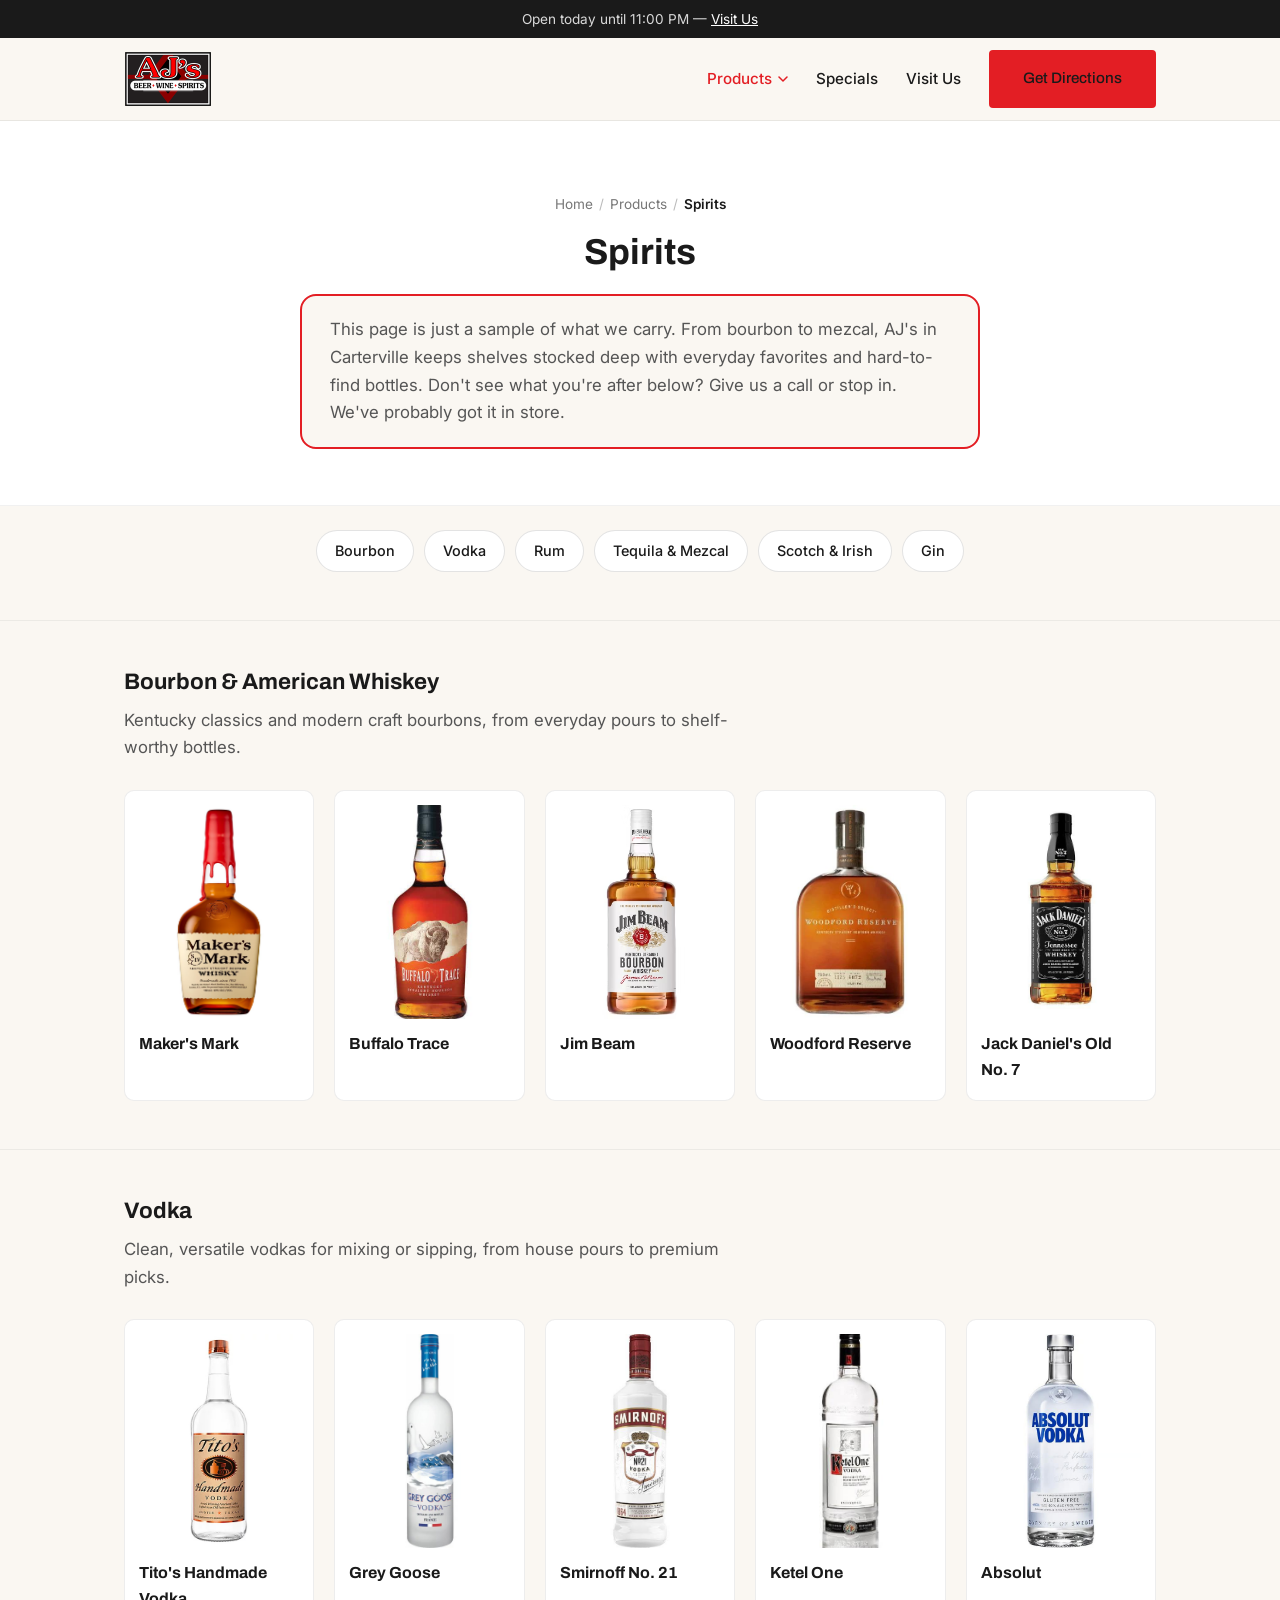
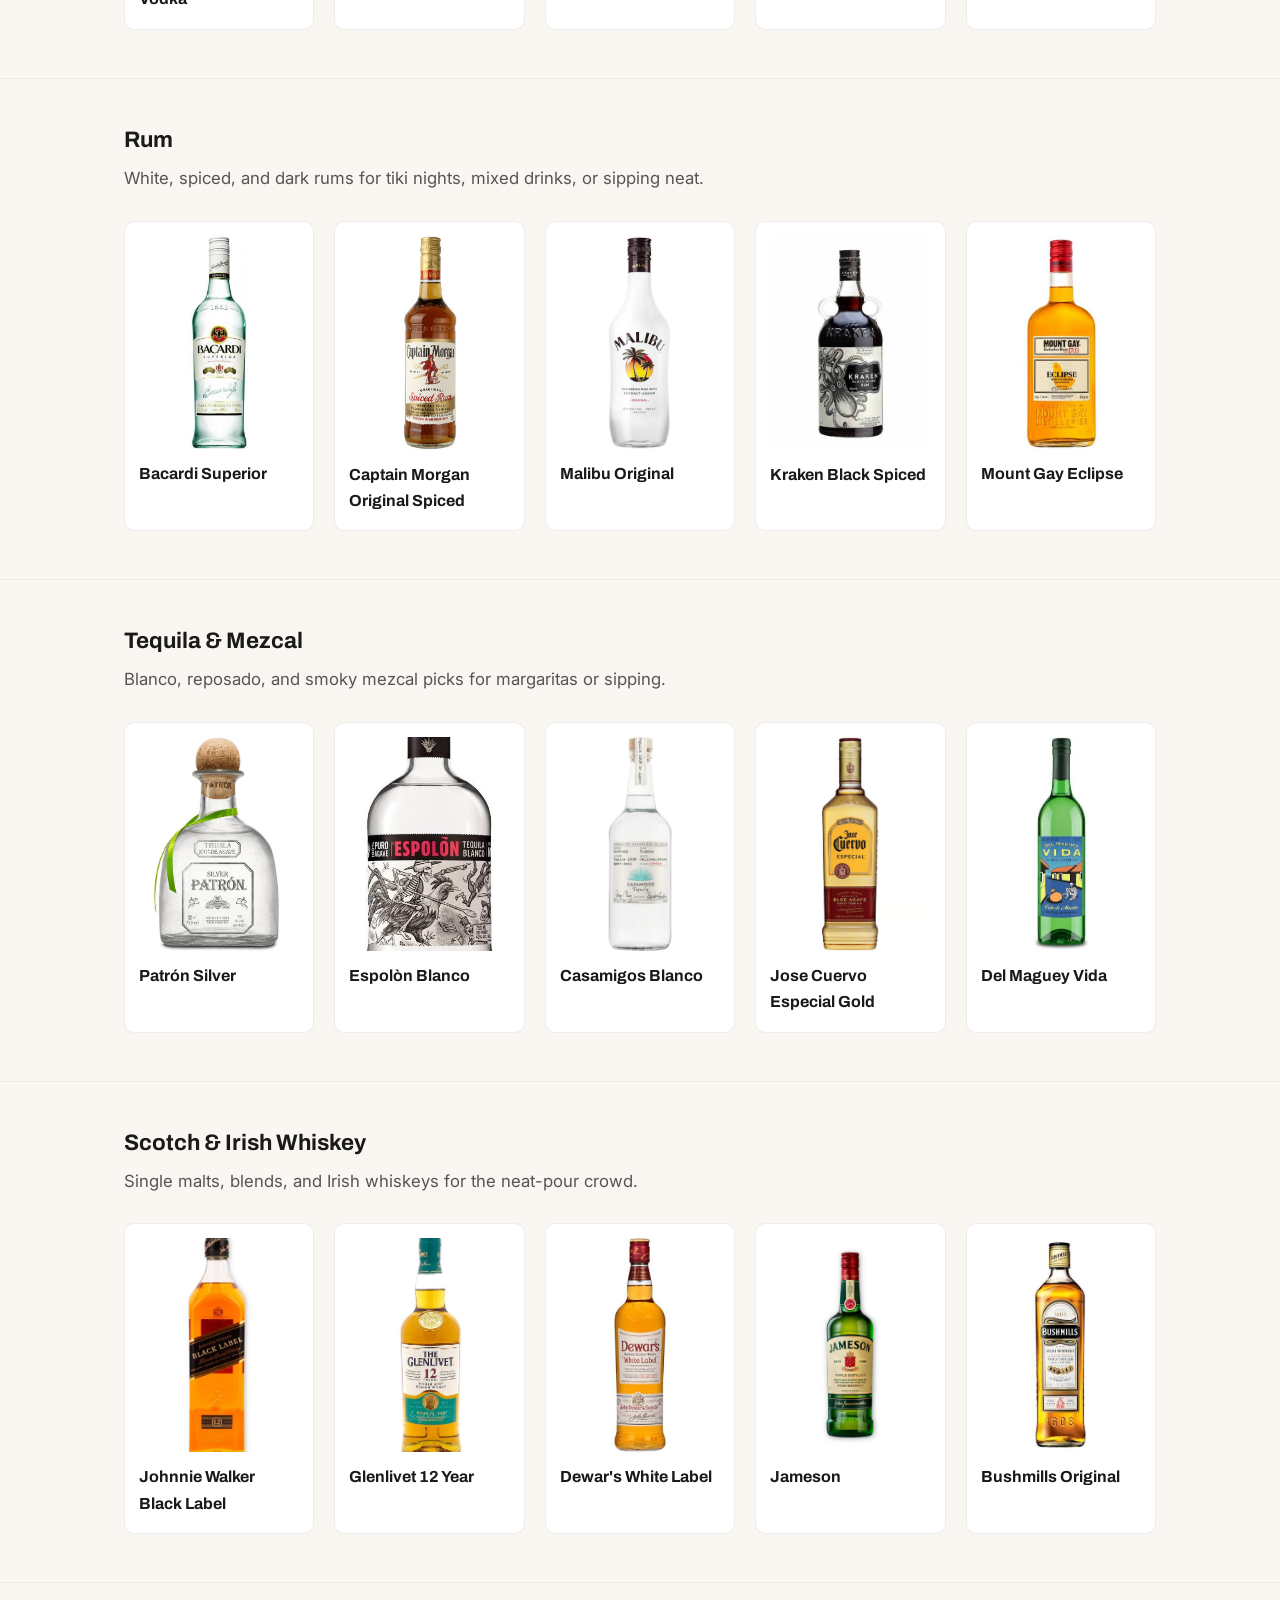
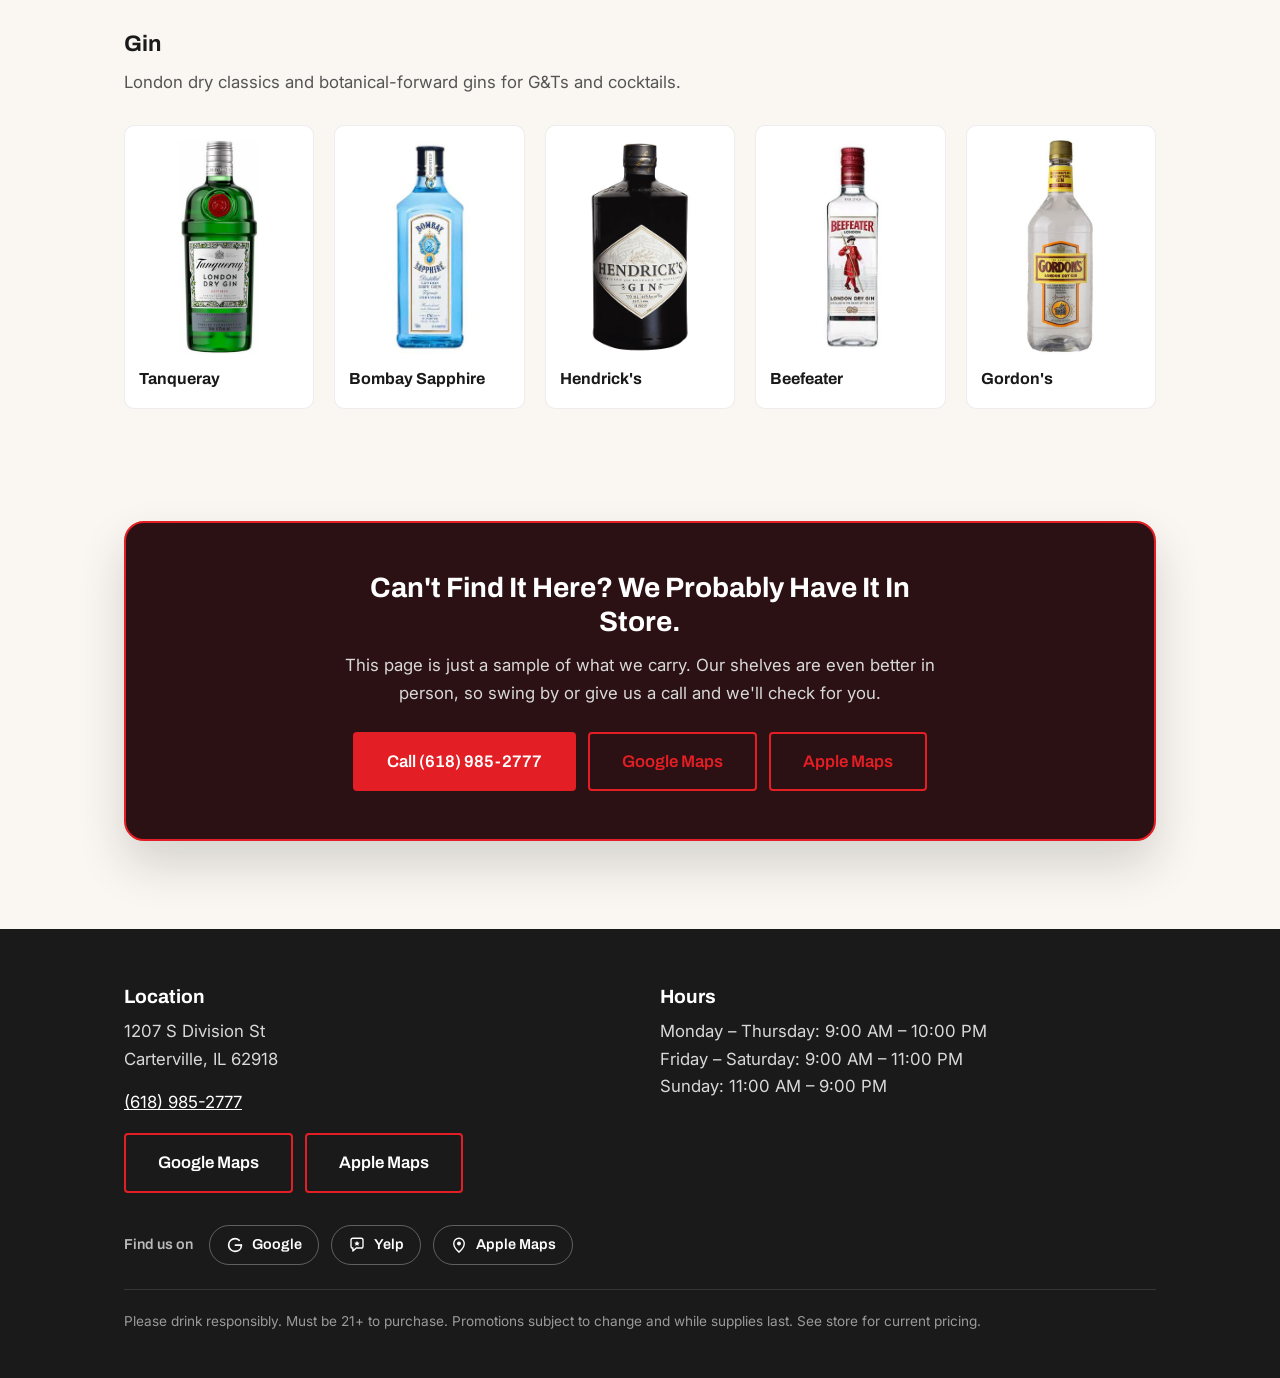
<file: spirits.html>
<!DOCTYPE html>
<html lang="en">
<head>
<!-- Google tag (gtag.js) — production only. On any other host
     (Netlify deploy previews, localhost) gtag is a no-op, so the
     click-tracking script at the end of <body> still runs without
     errors but nothing is loaded or sent to GA4. -->
<script>
  window.dataLayer = window.dataLayer || [];
  if (/^(www\.)?ajscarterville\.com$/.test(location.hostname)) {
    window.gtag = function(){dataLayer.push(arguments);};
    var gtagScript = document.createElement('script');
    gtagScript.async = true;
    gtagScript.src = 'https://www.googletagmanager.com/gtag/js?id=G-YNYB1HZWJR';
    document.head.appendChild(gtagScript);
    gtag('js', new Date());

    gtag('config', 'G-YNYB1HZWJR');
  } else {
    window.gtag = function(){};
  }
</script>
<meta charset="UTF-8">
<meta name="viewport" content="width=device-width, initial-scale=1.0">
<title>Spirits — AJ's Beer, Wine &amp; Spirits</title>
<meta name="description" content="Shop spirits at AJ's Beer, Wine & Spirits in Carterville, IL — bourbon, vodka, rum, tequila, scotch, and gin, from everyday favorites to top-shelf bottles.">
<meta property="og:type" content="website">
<meta property="og:site_name" content="AJ's Beer, Wine & Spirits">
<meta property="og:url" content="https://ajscarterville.com/spirits">
<meta property="og:title" content="Spirits | AJ's Beer, Wine & Spirits">
<meta property="og:description" content="Shop spirits at AJ's in Carterville, IL — bourbon, vodka, rum, tequila, scotch, and gin, from everyday favorites to top-shelf bottles.">
<meta property="og:image" content="https://ajscarterville.com/assets/og-image.jpg">
<meta property="og:image:width" content="1200">
<meta property="og:image:height" content="630">
<meta property="og:image:alt" content="AJ's Beer, Wine & Spirits storefront in Carterville, IL">
<meta name="twitter:card" content="summary_large_image">
<link rel="canonical" href="https://ajscarterville.com/spirits">
<link rel="icon" href="/favicon.ico" sizes="any">
<link rel="icon" href="/assets/favicon-32x32.png" type="image/png" sizes="32x32">
<link rel="apple-touch-icon" href="/assets/apple-touch-icon.png">
<link rel="preconnect" href="https://fonts.googleapis.com">
<link rel="preconnect" href="https://fonts.gstatic.com" crossorigin>
<link href="https://fonts.googleapis.com/css2?family=Archivo:wght@600;700;800&family=Inter:wght@400;500;600&display=swap" rel="stylesheet">
<link rel="stylesheet" href="css/styles.css">
</head>
<body>

<a class="skip-link" href="#main">Skip to content</a>

<!-- Live open/closed status, filled in by js/store-hours.js. The
     text below is the no-JS fallback. -->
<div class="store-status-strip">
  <div class="wrap">
    <p class="store-status" id="store-status">See today's hours &amp; get directions on our <a href="/visit-us">Visit Us</a> page.</p>
  </div>
</div>

<header class="site-header">
  <div class="wrap header-inner">
    <a class="brand" href="/">
      <img src="assets/ajs-logo.png" alt="AJ's Beer, Wine & Spirits" class="brand-logo" width="176" height="112">
    </a>
    <input type="checkbox" id="nav-toggle" class="nav-toggle-checkbox">
    <label for="nav-toggle" class="nav-toggle" aria-label="Toggle menu">
      <span></span><span></span><span></span>
    </label>
    <nav class="site-nav" aria-label="Primary">
      <details class="nav-dropdown">
        <summary class="nav-dropdown-toggle is-active">
          Products
          <svg class="nav-caret" width="10" height="6" viewBox="0 0 10 6" aria-hidden="true"><path d="M1 1l4 4 4-4" stroke="currentColor" stroke-width="1.5" fill="none" stroke-linecap="round" stroke-linejoin="round"/></svg>
        </summary>
        <div class="nav-dropdown-menu">
          <a href="/spirits" aria-current="page">Spirits</a>
          <a href="/beer">Beer</a>
          <a href="/ready-to-drink">Ready-to-Drink</a>
          <a href="/wine">Wine</a>
        </div>
      </details>
      <a href="/specials">Specials</a>
      <a href="/visit-us">Visit Us</a>
      <a class="btn btn-primary nav-directions-btn" href="https://www.google.com/maps/dir/?api=1&amp;destination=AJ%27s+Beer%2C+Wine+%26+Spirits&amp;destination_place_id=ChIJadKvaBU9d4gRqlosNyIN6GE" target="_blank" rel="noopener">Get Directions</a>
    </nav>
  </div>
</header>

<main id="main">

  <section class="page-header">
    <div class="wrap">
      <nav class="breadcrumb" aria-label="Breadcrumb">
        <ol class="breadcrumb-list">
          <li><a href="/">Home</a></li>
          <li>Products</li>
          <li aria-current="page">Spirits</li>
        </ol>
      </nav>
      <h1>Spirits</h1>
      <div class="page-header-callout">
        <p class="page-header-sub">This page is just a sample of what we carry. From bourbon to mezcal, AJ's in Carterville keeps shelves stocked deep with everyday favorites and hard-to-find bottles. Don't see what you're after below? Give us a call or stop in. We've probably got it in store.</p>
      </div>
    </div>
  </section>

  <!-- ==========================================================
       JUMP NAV — real anchor links to each subcategory section
       below. Keep hrefs in sync with each section's id if you
       rename or reorder a subcategory.
       ========================================================== -->
  <nav class="jump-nav" aria-label="Spirits categories">
    <div class="wrap">
      <ul class="jump-nav-list">
        <li><a class="jump-pill" href="#bourbon">Bourbon</a></li>
        <li><a class="jump-pill" href="#vodka">Vodka</a></li>
        <li><a class="jump-pill" href="#rum">Rum</a></li>
        <li><a class="jump-pill" href="#tequila">Tequila &amp; Mezcal</a></li>
        <li><a class="jump-pill" href="#scotch">Scotch &amp; Irish</a></li>
        <li><a class="jump-pill" href="#gin">Gin</a></li>
      </ul>
    </div>
  </nav>

  <!-- ==========================================================
       SUBCATEGORY: BOURBON & AMERICAN WHISKEY
       ========================================================== -->
  <section class="product-section" id="bourbon">
    <div class="wrap">
      <div class="product-section-intro">
        <h2>Bourbon &amp; American Whiskey</h2>
        <p>Kentucky classics and modern craft bourbons, from everyday pours to shelf-worthy bottles.</p>
      </div>
      <div class="product-grid">

        <!-- Product card: Bourbon 1 -->
        <div class="product-card">
          <div class="product-card-image">
            <img src="assets/products/bourbon-makers-mark-750ml.jpg" alt="Maker's Mark Kentucky Straight Bourbon Whisky, 750ml" loading="lazy">
          </div>
          <h3 class="product-card-name">Maker's Mark</h3>
        </div>
        <!-- End product card: Bourbon 1 -->

        <!-- Product card: Bourbon 2 -->
        <div class="product-card">
          <div class="product-card-image">
            <img src="assets/products/bourbon-buffalo-trace-750ml.jpg" alt="Buffalo Trace Kentucky Straight Bourbon Whiskey, 750ml" loading="lazy">
          </div>
          <h3 class="product-card-name">Buffalo Trace</h3>
        </div>
        <!-- End product card: Bourbon 2 -->

        <!-- Product card: Bourbon 3 -->
        <div class="product-card">
          <div class="product-card-image">
            <img src="assets/products/bourbon-jim-beam-1-75l.jpg" alt="Jim Beam Kentucky Straight Bourbon Whiskey, 1.75L" loading="lazy">
          </div>
          <h3 class="product-card-name">Jim Beam</h3>
        </div>
        <!-- End product card: Bourbon 3 -->

        <!-- Product card: Bourbon 4 -->
        <div class="product-card">
          <div class="product-card-image">
            <img src="assets/products/bourbon-woodford-reserve-750ml.jpg" alt="Woodford Reserve Kentucky Straight Bourbon Whiskey, 750ml" loading="lazy">
          </div>
          <h3 class="product-card-name">Woodford Reserve</h3>
        </div>
        <!-- End product card: Bourbon 4 -->

        <!-- Product card: Bourbon 5 -->
        <div class="product-card">
          <div class="product-card-image">
            <img src="assets/products/bourbon-jack-daniels-750ml.jpg" alt="Jack Daniel's Old No. 7 Tennessee Whiskey, 750ml" loading="lazy">
          </div>
          <h3 class="product-card-name">Jack Daniel's Old No. 7</h3>
        </div>
        <!-- End product card: Bourbon 5 -->

      </div>
    </div>
  </section>
  <!-- END SUBCATEGORY: BOURBON & AMERICAN WHISKEY -->

  <!-- ==========================================================
       SUBCATEGORY: VODKA
       ========================================================== -->
  <section class="product-section" id="vodka">
    <div class="wrap">
      <div class="product-section-intro">
        <h2>Vodka</h2>
        <p>Clean, versatile vodkas for mixing or sipping, from house pours to premium picks.</p>
      </div>
      <div class="product-grid">

        <!-- Product card: Vodka 1 -->
        <div class="product-card">
          <div class="product-card-image">
            <img src="assets/products/vodka-titos-handmade-750ml.jpg" alt="Tito's Handmade Vodka, 750ml" loading="lazy">
          </div>
          <h3 class="product-card-name">Tito's Handmade Vodka</h3>
        </div>
        <!-- End product card: Vodka 1 -->

        <!-- Product card: Vodka 2 -->
        <div class="product-card">
          <div class="product-card-image">
            <img src="assets/products/vodka-grey-goose-750ml.jpg" alt="Grey Goose Vodka, 750ml" loading="lazy">
          </div>
          <h3 class="product-card-name">Grey Goose</h3>
        </div>
        <!-- End product card: Vodka 2 -->

        <!-- Product card: Vodka 3 -->
        <div class="product-card">
          <div class="product-card-image">
            <img src="assets/products/vodka-smirnoff-no21-1-75l.jpg" alt="Smirnoff No. 21 Vodka, 1.75L" loading="lazy">
          </div>
          <h3 class="product-card-name">Smirnoff No. 21</h3>
        </div>
        <!-- End product card: Vodka 3 -->

        <!-- Product card: Vodka 4 -->
        <div class="product-card">
          <div class="product-card-image">
            <img src="assets/products/vodka-ketel-one-750ml.jpg" alt="Ketel One Vodka, 750ml" loading="lazy">
          </div>
          <h3 class="product-card-name">Ketel One</h3>
        </div>
        <!-- End product card: Vodka 4 -->

        <!-- Product card: Vodka 5 -->
        <div class="product-card">
          <div class="product-card-image">
            <img src="assets/products/vodka-absolut-750ml.jpg" alt="Absolut Vodka, 750ml" loading="lazy">
          </div>
          <h3 class="product-card-name">Absolut</h3>
        </div>
        <!-- End product card: Vodka 5 -->

      </div>
    </div>
  </section>
  <!-- END SUBCATEGORY: VODKA -->

  <!-- ==========================================================
       SUBCATEGORY: RUM
       ========================================================== -->
  <section class="product-section" id="rum">
    <div class="wrap">
      <div class="product-section-intro">
        <h2>Rum</h2>
        <p>White, spiced, and dark rums for tiki nights, mixed drinks, or sipping neat.</p>
      </div>
      <div class="product-grid">

        <!-- Product card: Rum 1 -->
        <div class="product-card">
          <div class="product-card-image">
            <img src="assets/products/rum-bacardi-superior-750ml.jpg" alt="Bacardi Superior White Rum, 750ml" loading="lazy">
          </div>
          <h3 class="product-card-name">Bacardi Superior</h3>
        </div>
        <!-- End product card: Rum 1 -->

        <!-- Product card: Rum 2 -->
        <div class="product-card">
          <div class="product-card-image">
            <img src="assets/products/rum-captain-morgan-spiced-750ml.jpg" alt="Captain Morgan Original Spiced Rum, 750ml" loading="lazy">
          </div>
          <h3 class="product-card-name">Captain Morgan Original Spiced</h3>
        </div>
        <!-- End product card: Rum 2 -->

        <!-- Product card: Rum 3 -->
        <div class="product-card">
          <div class="product-card-image">
            <img src="assets/products/rum-malibu-coconut-750ml.jpg" alt="Malibu Original Coconut Rum, 750ml" loading="lazy">
          </div>
          <h3 class="product-card-name">Malibu Original</h3>
        </div>
        <!-- End product card: Rum 3 -->

        <!-- Product card: Rum 4 -->
        <div class="product-card">
          <div class="product-card-image">
            <img src="assets/products/rum-kraken-black-spiced-750ml.jpg" alt="Kraken Black Spiced Rum, 750ml" loading="lazy">
          </div>
          <h3 class="product-card-name">Kraken Black Spiced</h3>
        </div>
        <!-- End product card: Rum 4 -->

        <!-- Product card: Rum 5 -->
        <div class="product-card">
          <div class="product-card-image">
            <img src="assets/products/rum-mount-gay-eclipse-750ml.jpg" alt="Mount Gay Eclipse Rum, 750ml" loading="lazy">
          </div>
          <h3 class="product-card-name">Mount Gay Eclipse</h3>
        </div>
        <!-- End product card: Rum 5 -->

      </div>
    </div>
  </section>
  <!-- END SUBCATEGORY: RUM -->

  <!-- ==========================================================
       SUBCATEGORY: TEQUILA & MEZCAL
       ========================================================== -->
  <section class="product-section" id="tequila">
    <div class="wrap">
      <div class="product-section-intro">
        <h2>Tequila &amp; Mezcal</h2>
        <p>Blanco, reposado, and smoky mezcal picks for margaritas or sipping.</p>
      </div>
      <div class="product-grid">

        <!-- Product card: Tequila 1 -->
        <div class="product-card">
          <div class="product-card-image">
            <img src="assets/products/tequila-patron-silver-750ml.jpg" alt="Patrón Silver Tequila, 750ml" loading="lazy">
          </div>
          <h3 class="product-card-name">Patrón Silver</h3>
        </div>
        <!-- End product card: Tequila 1 -->

        <!-- Product card: Tequila 2 -->
        <div class="product-card">
          <div class="product-card-image">
            <img src="assets/products/tequila-espolon-blanco-750ml.jpg" alt="Espolòn Blanco Tequila, 750ml" loading="lazy">
          </div>
          <h3 class="product-card-name">Espolòn Blanco</h3>
        </div>
        <!-- End product card: Tequila 2 -->

        <!-- Product card: Tequila 3 -->
        <div class="product-card">
          <div class="product-card-image">
            <img src="assets/products/tequila-casamigos-blanco-750ml.jpg" alt="Casamigos Blanco Tequila, 750ml" loading="lazy">
          </div>
          <h3 class="product-card-name">Casamigos Blanco</h3>
        </div>
        <!-- End product card: Tequila 3 -->

        <!-- Product card: Tequila 4 -->
        <div class="product-card">
          <div class="product-card-image">
            <img src="assets/products/tequila-jose-cuervo-especial-gold-750ml.jpg" alt="Jose Cuervo Especial Gold Tequila, 750ml" loading="lazy">
          </div>
          <h3 class="product-card-name">Jose Cuervo Especial Gold</h3>
        </div>
        <!-- End product card: Tequila 4 -->

        <!-- Product card: Tequila 5 -->
        <div class="product-card">
          <div class="product-card-image">
            <img src="assets/products/tequila-del-maguey-vida-mezcal-750ml.jpg" alt="Del Maguey Vida Mezcal, 750ml" loading="lazy">
          </div>
          <h3 class="product-card-name">Del Maguey Vida</h3>
        </div>
        <!-- End product card: Tequila 5 -->

      </div>
    </div>
  </section>
  <!-- END SUBCATEGORY: TEQUILA & MEZCAL -->

  <!-- ==========================================================
       SUBCATEGORY: SCOTCH & IRISH WHISKEY
       ========================================================== -->
  <section class="product-section" id="scotch">
    <div class="wrap">
      <div class="product-section-intro">
        <h2>Scotch &amp; Irish Whiskey</h2>
        <p>Single malts, blends, and Irish whiskeys for the neat-pour crowd.</p>
      </div>
      <div class="product-grid">

        <!-- Product card: Scotch 1 -->
        <div class="product-card">
          <div class="product-card-image">
            <img src="assets/products/scotch-johnnie-walker-black-750ml.jpg" alt="Johnnie Walker Black Label Scotch Whisky, 750ml" loading="lazy">
          </div>
          <h3 class="product-card-name">Johnnie Walker Black Label</h3>
        </div>
        <!-- End product card: Scotch 1 -->

        <!-- Product card: Scotch 2 -->
        <div class="product-card">
          <div class="product-card-image">
            <img src="assets/products/scotch-glenlivet-12-year-750ml.jpg" alt="Glenlivet 12 Year Single Malt Scotch Whisky, 750ml" loading="lazy">
          </div>
          <h3 class="product-card-name">Glenlivet 12 Year</h3>
        </div>
        <!-- End product card: Scotch 2 -->

        <!-- Product card: Scotch 3 -->
        <div class="product-card">
          <div class="product-card-image">
            <img src="assets/products/scotch-dewars-white-label-750ml.jpg" alt="Dewar's White Label Scotch Whisky, 750ml" loading="lazy">
          </div>
          <h3 class="product-card-name">Dewar's White Label</h3>
        </div>
        <!-- End product card: Scotch 3 -->

        <!-- Product card: Scotch 4 -->
        <div class="product-card">
          <div class="product-card-image">
            <img src="assets/products/scotch-jameson-irish-750ml.jpg" alt="Jameson Irish Whiskey, 750ml" loading="lazy">
          </div>
          <h3 class="product-card-name">Jameson</h3>
        </div>
        <!-- End product card: Scotch 4 -->

        <!-- Product card: Scotch 5 -->
        <div class="product-card">
          <div class="product-card-image">
            <img src="assets/products/scotch-bushmills-original-750ml.jpg" alt="Bushmills Original Irish Whiskey, 750ml" loading="lazy">
          </div>
          <h3 class="product-card-name">Bushmills Original</h3>
        </div>
        <!-- End product card: Scotch 5 -->

      </div>
    </div>
  </section>
  <!-- END SUBCATEGORY: SCOTCH & IRISH WHISKEY -->

  <!-- ==========================================================
       SUBCATEGORY: GIN
       ========================================================== -->
  <section class="product-section" id="gin">
    <div class="wrap">
      <div class="product-section-intro">
        <h2>Gin</h2>
        <p>London dry classics and botanical-forward gins for G&amp;Ts and cocktails.</p>
      </div>
      <div class="product-grid">

        <!-- Product card: Gin 1 -->
        <div class="product-card">
          <div class="product-card-image">
            <img src="assets/products/gin-tanqueray-london-dry-750ml.jpg" alt="Tanqueray London Dry Gin, 750ml" loading="lazy">
          </div>
          <h3 class="product-card-name">Tanqueray</h3>
        </div>
        <!-- End product card: Gin 1 -->

        <!-- Product card: Gin 2 -->
        <div class="product-card">
          <div class="product-card-image">
            <img src="assets/products/gin-bombay-sapphire-750ml.jpg" alt="Bombay Sapphire Gin, 750ml" loading="lazy">
          </div>
          <h3 class="product-card-name">Bombay Sapphire</h3>
        </div>
        <!-- End product card: Gin 2 -->

        <!-- Product card: Gin 3 -->
        <div class="product-card">
          <div class="product-card-image">
            <img src="assets/products/gin-hendricks-750ml.jpg" alt="Hendrick's Gin, 750ml" loading="lazy">
          </div>
          <h3 class="product-card-name">Hendrick's</h3>
        </div>
        <!-- End product card: Gin 3 -->

        <!-- Product card: Gin 4 -->
        <div class="product-card">
          <div class="product-card-image">
            <img src="assets/products/gin-beefeater-london-dry-750ml.jpg" alt="Beefeater London Dry Gin, 750ml" loading="lazy">
          </div>
          <h3 class="product-card-name">Beefeater</h3>
        </div>
        <!-- End product card: Gin 4 -->

        <!-- Product card: Gin 5 -->
        <div class="product-card">
          <div class="product-card-image">
            <img src="assets/products/gin-gordons-london-dry-1-75l.jpg" alt="Gordon's London Dry Gin, 1.75L" loading="lazy">
          </div>
          <h3 class="product-card-name">Gordon's</h3>
        </div>
        <!-- End product card: Gin 5 -->

      </div>
    </div>
  </section>
  <!-- END SUBCATEGORY: GIN -->

  <!-- ==========================================================
       VISIT US CTA — a standalone callout (red-bordered panel on
       its own background), not a second footer. Reminds visitors
       this page is a sample, not the full inventory, and reuses
       the same address/phone/hours info as the footer below. Keep
       both in sync if the store's hours or location ever change.
       ========================================================== -->
  <section class="visit-cta">
    <div class="wrap">
      <div class="visit-cta-panel">
        <div class="visit-cta-inner">
          <div class="visit-cta-content">
            <h2>Can't Find It Here? We Probably Have It In Store.</h2>
            <p class="visit-cta-desc">This page is just a sample of what we carry. Our shelves are even better in person, so swing by or give us a call and we'll check for you.</p>
            <div class="visit-cta-actions">
              <a class="btn btn-primary" href="tel:6189852777">Call (618) 985-2777</a>
              <a class="btn btn-ghost" href="https://www.google.com/maps/dir/?api=1&amp;destination=AJ%27s+Beer%2C+Wine+%26+Spirits&amp;destination_place_id=ChIJadKvaBU9d4gRqlosNyIN6GE" target="_blank" rel="noopener" aria-label="Directions in Google Maps (opens in a new tab)">Google Maps</a>
              <a class="btn btn-ghost" href="https://maps.apple/p/9-ce5T_QIn2TTo" target="_blank" rel="noopener noreferrer" aria-label="Directions in Apple Maps (opens in a new tab)">Apple Maps</a>
            </div>
          </div>
        </div>
      </div>
    </div>
  </section>
  <!-- END VISIT US CTA -->

</main>

<footer class="site-footer">
  <div class="wrap footer-inner">
    <div class="footer-col">
      <h2>Location</h2>
      <address>
        1207 S Division St<br>
        Carterville, IL 62918
      </address>
      <p><a href="tel:6189852777">(618) 985-2777</a></p>
      <div class="footer-actions">
        <a class="btn btn-ghost" href="https://www.google.com/maps/dir/?api=1&amp;destination=AJ%27s+Beer%2C+Wine+%26+Spirits&amp;destination_place_id=ChIJadKvaBU9d4gRqlosNyIN6GE" target="_blank" rel="noopener" aria-label="Directions in Google Maps (opens in a new tab)">Google Maps</a>
        <a class="btn btn-ghost" href="https://maps.apple/p/9-ce5T_QIn2TTo" target="_blank" rel="noopener noreferrer" aria-label="Directions in Apple Maps (opens in a new tab)">Apple Maps</a>
      </div>
    </div>
    <div class="footer-col">
      <h2>Hours</h2>
      <p>Monday – Thursday: 9:00 AM – 10:00 PM<br>Friday – Saturday: 9:00 AM – 11:00 PM<br>Sunday: 11:00 AM – 9:00 PM</p>
    </div>
  </div>
  <div class="wrap footer-social">
    <p class="footer-social-label">Find us on</p>
    <a href="https://www.google.com/maps/search/?api=1&amp;query=AJ%27s+Beer%2C+Wine+%26+Spirits&amp;query_place_id=ChIJadKvaBU9d4gRqlosNyIN6GE" target="_blank" rel="noopener" aria-label="Read our reviews on Google (opens in a new tab)">
      <svg width="18" height="18" viewBox="0 0 24 24" fill="none" aria-hidden="true"><path d="M20.5 12.2c0 4.8-3.6 8.3-8.5 8.3a8.5 8.5 0 010-17c2.3 0 4.2.8 5.7 2.2" stroke="currentColor" stroke-width="2.2" stroke-linecap="round"/><path d="M12.5 12.2h8" stroke="currentColor" stroke-width="2.2" stroke-linecap="round"/></svg>
      Google
    </a>
    <a href="https://www.yelp.com/biz/ajs-beer-wine-and-spirits-carterville" target="_blank" rel="noopener" aria-label="Find us on Yelp (opens in a new tab)">
      <svg width="18" height="18" viewBox="0 0 24 24" fill="none" aria-hidden="true"><path d="M4 5.5A2.5 2.5 0 016.5 3h11A2.5 2.5 0 0120 5.5v8a2.5 2.5 0 01-2.5 2.5H11l-4.5 4v-4A2.5 2.5 0 014 13.5v-8z" stroke="currentColor" stroke-width="1.8" stroke-linejoin="round"/><path d="M12 6.3l1.1 2.3 2.5.3-1.8 1.7.5 2.5-2.3-1.2-2.3 1.2.5-2.5-1.8-1.7 2.5-.3z" fill="currentColor"/></svg>
      Yelp
    </a>
    <a href="https://maps.apple/p/9-ce5T_QIn2TTo" target="_blank" rel="noopener noreferrer" aria-label="Find us on Apple Maps (opens in a new tab)">
      <svg width="18" height="18" viewBox="0 0 24 24" fill="none" aria-hidden="true"><path d="M12 21.5s-7-6-7-11.5a7 7 0 0114 0c0 5.5-7 11.5-7 11.5z" stroke="currentColor" stroke-width="1.8" stroke-linejoin="round"/><circle cx="12" cy="10" r="2.6" fill="currentColor"/></svg>
      Apple Maps
    </a>
  </div>
  <div class="wrap">
    <p class="footer-note">Please drink responsibly. Must be 21+ to purchase. Promotions subject to change and while supplies last. See store for current pricing.</p>
  </div>
</footer>

<!-- Sticky mobile action bar — hidden above 700px, where the header's
     nav and Get Directions button already cover the same needs. -->
<nav class="mobile-action-bar" aria-label="Quick actions">
  <a href="https://www.google.com/maps/dir/?api=1&amp;destination=AJ%27s+Beer%2C+Wine+%26+Spirits&amp;destination_place_id=ChIJadKvaBU9d4gRqlosNyIN6GE" target="_blank" rel="noopener">
    <svg width="18" height="22" viewBox="0 0 28 36" fill="none" aria-hidden="true"><path d="M14 0C6.3 0 0 6.3 0 14c0 10.5 14 22 14 22s14-11.5 14-22C28 6.3 21.7 0 14 0z" fill="currentColor"/><circle cx="14" cy="14" r="5.5" fill="var(--ink)"/></svg>
    Directions
  </a>
  <a href="tel:6189852777">
    <svg width="20" height="20" viewBox="0 0 24 24" fill="none" aria-hidden="true"><path d="M6.6 10.8c1.4 2.8 3.8 5.2 6.6 6.6l2.2-2.2c.3-.3.7-.4 1.1-.3 1.2.4 2.5.6 3.8.6.6 0 1 .4 1 1V20c0 .6-.4 1-1 1C10.6 21 3 13.4 3 4c0-.6.4-1 1-1h3.5c.6 0 1 .4 1 1 0 1.3.2 2.6.6 3.8.1.4 0 .8-.3 1.1L6.6 10.8z" stroke="currentColor" stroke-width="1.6" stroke-linejoin="round"/></svg>
    Call
  </a>
  <a href="/visit-us">
    <svg width="20" height="20" viewBox="0 0 24 24" fill="none" aria-hidden="true"><circle cx="12" cy="12" r="9" stroke="currentColor" stroke-width="1.6"/><path d="M12 7v5l3.5 2" stroke="currentColor" stroke-width="1.6" stroke-linecap="round" stroke-linejoin="round"/></svg>
    Hours
  </a>
</nav>

<script src="js/store-hours.js" defer></script>

<script>
  document.addEventListener('click', function (e) {
    var link = e.target.closest('a');
    if (!link) return;
    var href = link.getAttribute('href') || '';
    if (href.indexOf('tel:') === 0) {
      gtag('event', 'click_to_call', { page_path: location.pathname });
    } else if (/g\.page\/r\/[^/]+\/review/.test(href)) {
      gtag('event', 'click_review', { page_path: location.pathname });
    } else if (/google\.[a-z.]+\/maps\/search\//.test(href)) {
      gtag('event', 'read_reviews', { page_path: location.pathname });
    } else if (/google\.com\/maps\/dir\/|maps\.google\.|google\.[a-z.]+\/maps|maps\.app\.goo\.gl|goo\.gl\/maps|g\.page|maps\.apple\.com|maps\.apple\//.test(href)) {
      gtag('event', 'get_directions', { page_path: location.pathname });
    }
  });
</script>

</body>
</html>
</file>
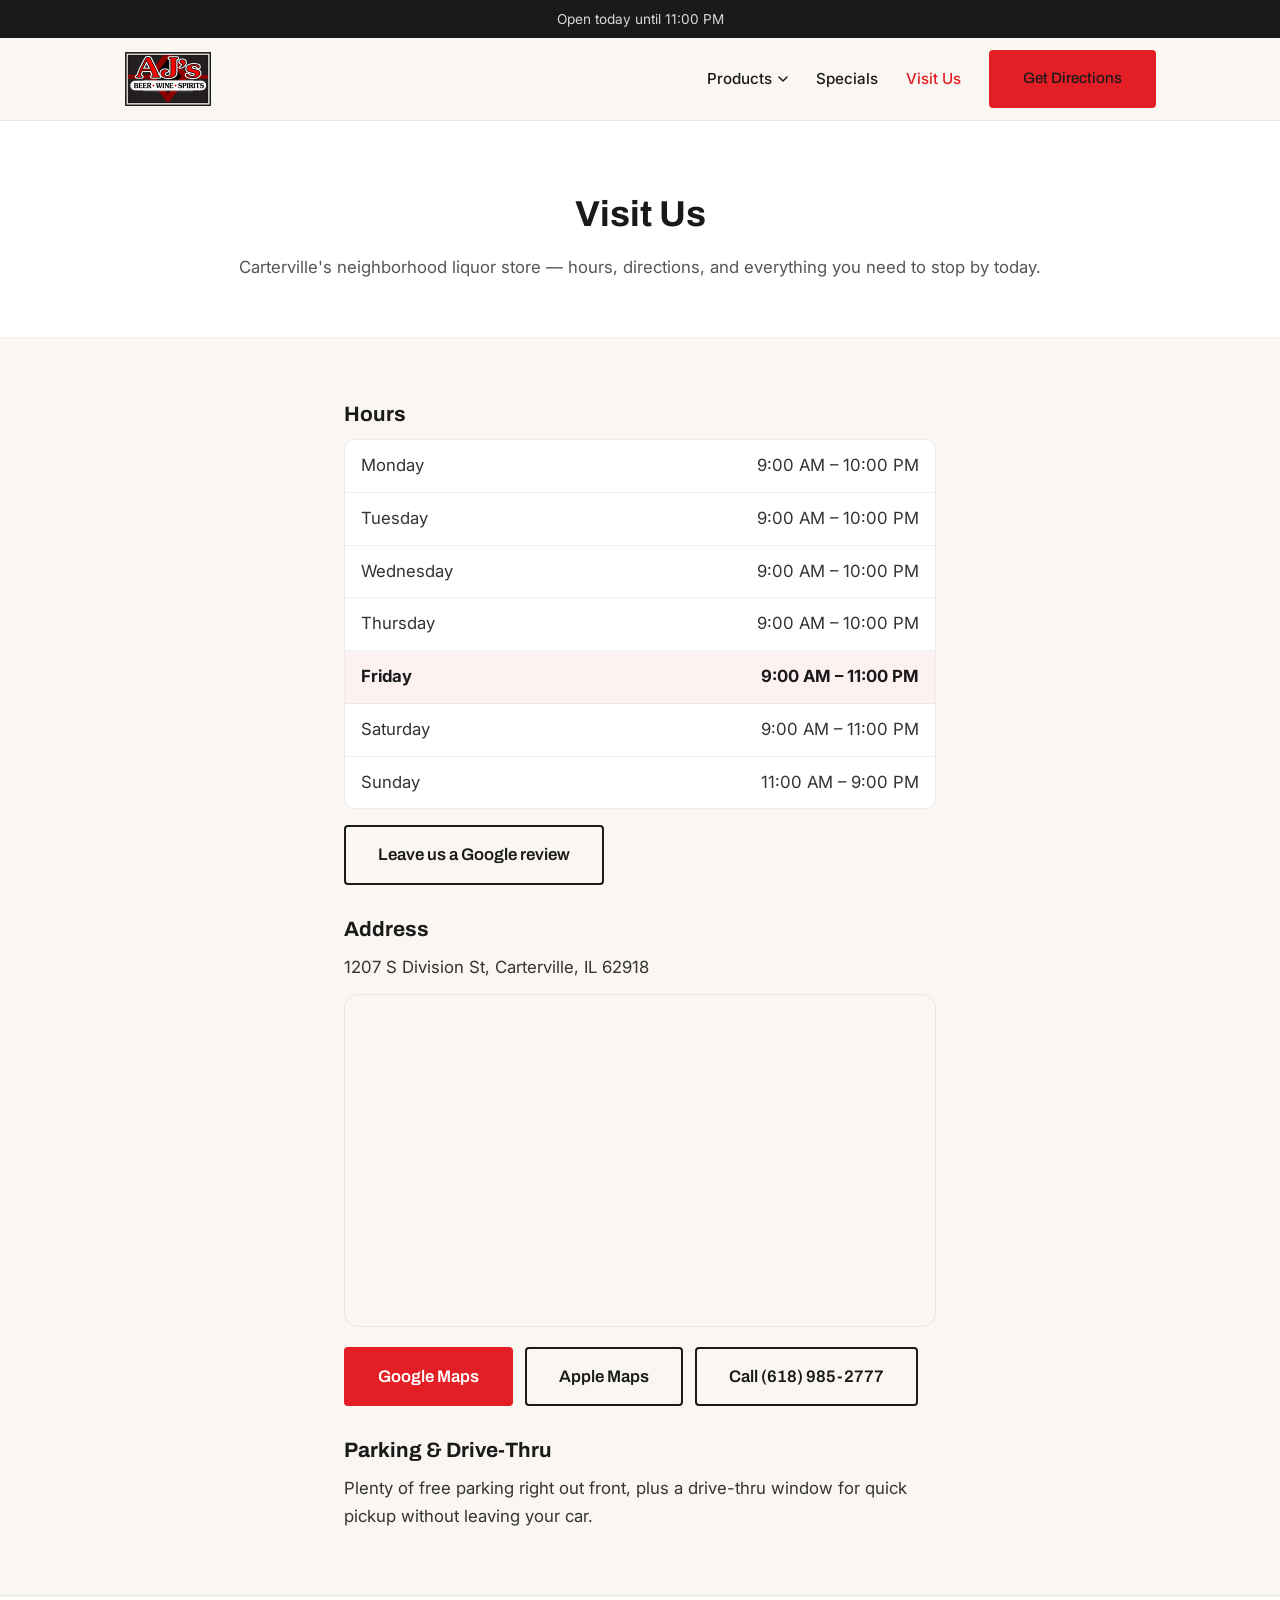
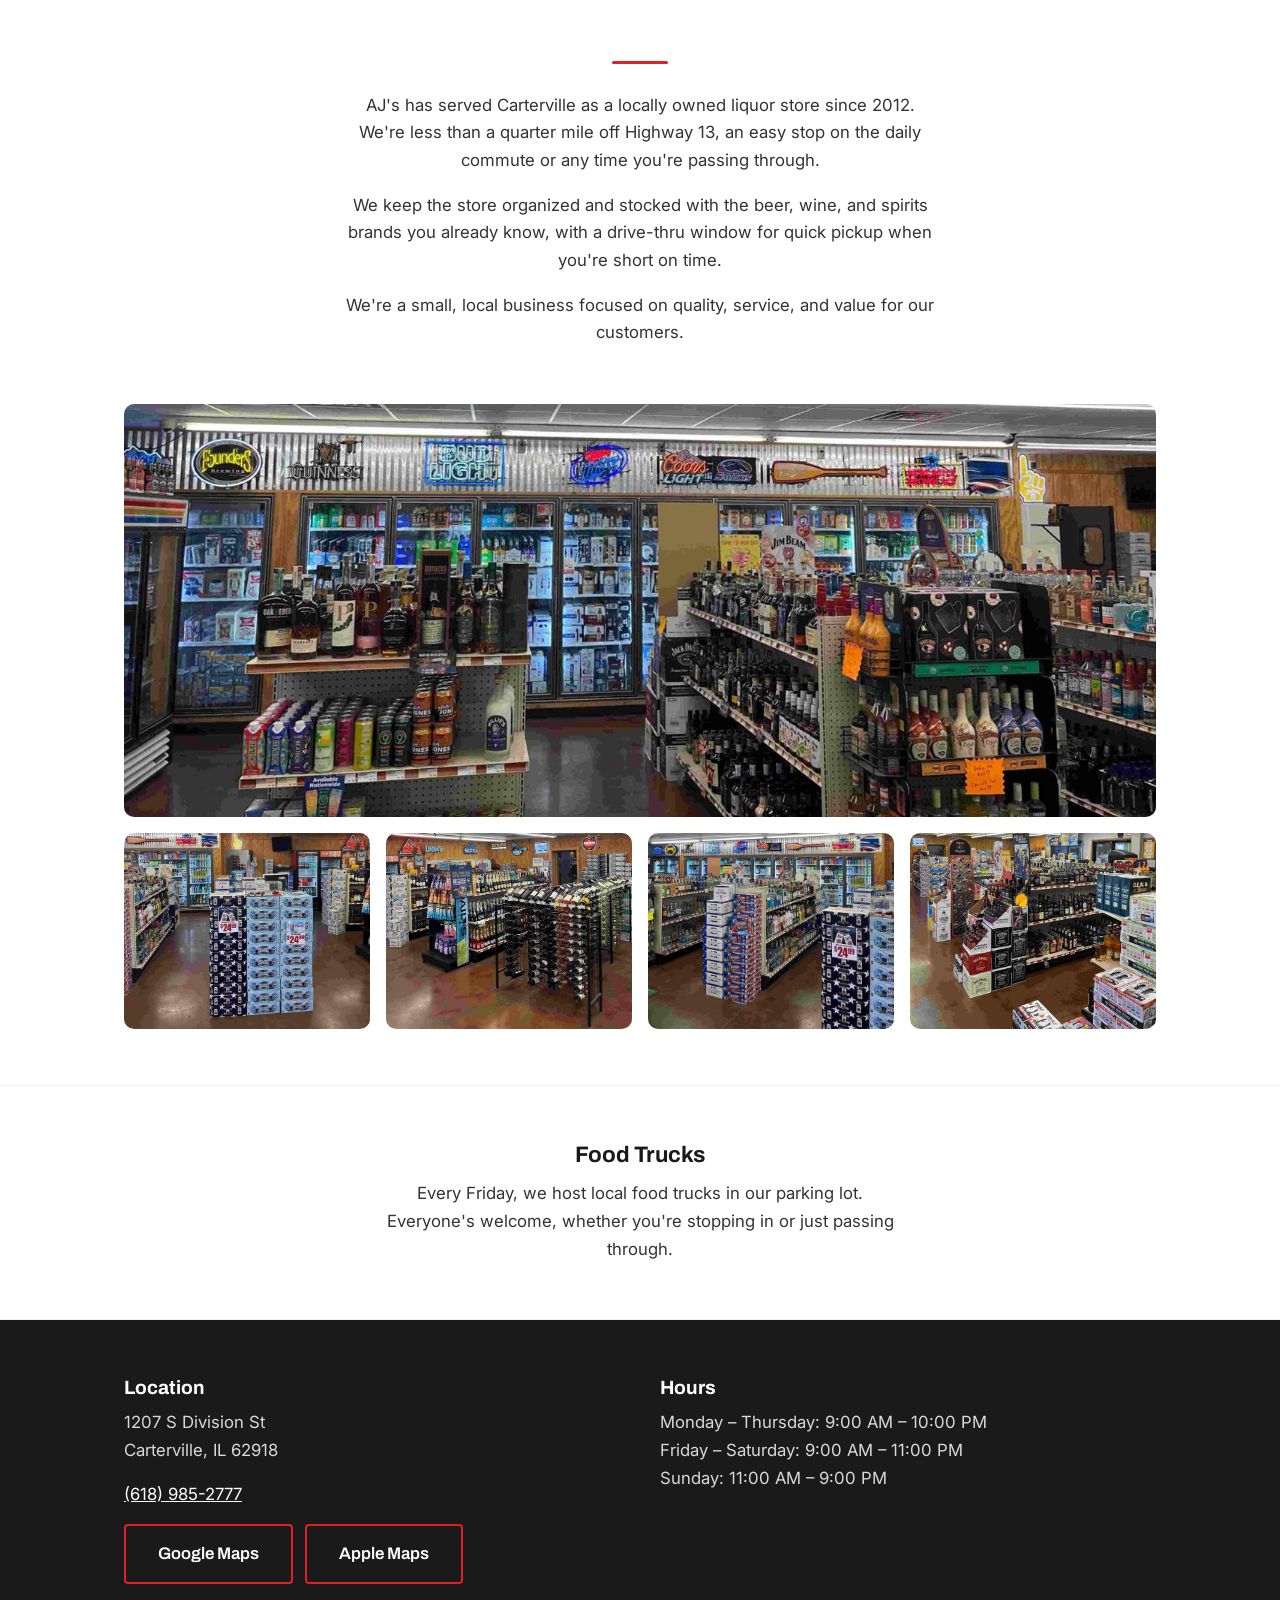
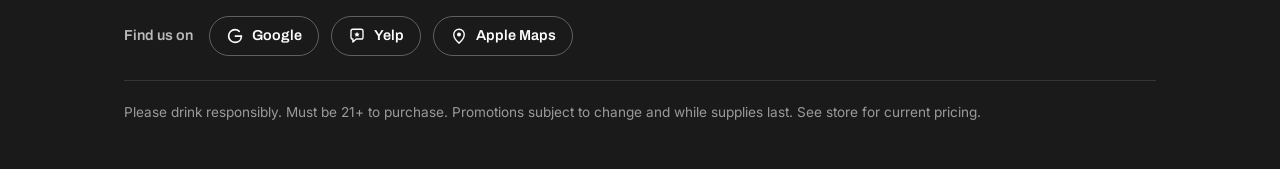
<file: visit-us.html>
<!DOCTYPE html>
<html lang="en">
<head>
<!-- Google tag (gtag.js) — production only. On any other host
     (Netlify deploy previews, localhost) gtag is a no-op, so the
     click-tracking script at the end of <body> still runs without
     errors but nothing is loaded or sent to GA4. -->
<script>
  window.dataLayer = window.dataLayer || [];
  if (/^(www\.)?ajscarterville\.com$/.test(location.hostname)) {
    window.gtag = function(){dataLayer.push(arguments);};
    var gtagScript = document.createElement('script');
    gtagScript.async = true;
    gtagScript.src = 'https://www.googletagmanager.com/gtag/js?id=G-YNYB1HZWJR';
    document.head.appendChild(gtagScript);
    gtag('js', new Date());

    gtag('config', 'G-YNYB1HZWJR');
  } else {
    window.gtag = function(){};
  }
</script>
<meta charset="UTF-8">
<meta name="viewport" content="width=device-width, initial-scale=1.0">
<title>Visit Us — AJ's Beer, Wine &amp; Spirits</title>
<meta name="description" content="Visit AJ's Beer, Wine & Spirits in Carterville, IL — full weekly hours, address and directions, parking and drive-thru info, and a bit about the store.">
<meta property="og:type" content="website">
<meta property="og:site_name" content="AJ's Beer, Wine & Spirits">
<meta property="og:url" content="https://ajscarterville.com/visit-us">
<meta property="og:title" content="Visit Us | AJ's Beer, Wine & Spirits">
<meta property="og:description" content="Visit AJ's Beer, Wine & Spirits in Carterville, IL — full weekly hours, address and directions, parking and drive-thru info, and a bit about the store.">
<meta property="og:image" content="https://ajscarterville.com/assets/og-image.jpg">
<meta property="og:image:width" content="1200">
<meta property="og:image:height" content="630">
<meta property="og:image:alt" content="AJ's Beer, Wine & Spirits storefront in Carterville, IL">
<meta name="twitter:card" content="summary_large_image">
<link rel="canonical" href="https://ajscarterville.com/visit-us">
<link rel="icon" href="/favicon.ico" sizes="any">
<link rel="icon" href="/assets/favicon-32x32.png" type="image/png" sizes="32x32">
<link rel="apple-touch-icon" href="/assets/apple-touch-icon.png">
<link rel="preconnect" href="https://fonts.googleapis.com">
<link rel="preconnect" href="https://fonts.gstatic.com" crossorigin>
<link href="https://fonts.googleapis.com/css2?family=Archivo:wght@600;700;800&family=Inter:wght@400;500;600&display=swap" rel="stylesheet">
<link rel="stylesheet" href="css/styles.css">
<!-- LocalBusiness structured data. Keep openingHoursSpecification in
     sync with the hours list below, the footer, and WEEKLY_HOURS in
     js/store-hours.js. -->
<script type="application/ld+json">
{
  "@context": "https://schema.org",
  "@type": "LiquorStore",
  "name": "AJ's Beer, Wine & Spirits",
  "url": "https://ajscarterville.com/",
  "telephone": "+1-618-985-2777",
  "address": {
    "@type": "PostalAddress",
    "streetAddress": "1207 S Division St",
    "addressLocality": "Carterville",
    "addressRegion": "IL",
    "postalCode": "62918",
    "addressCountry": "US"
  },
  "geo": {
    "@type": "GeoCoordinates",
    "latitude": 37.7483566,
    "longitude": -89.0778252
  },
  "openingHoursSpecification": [
    {
      "@type": "OpeningHoursSpecification",
      "dayOfWeek": ["Monday", "Tuesday", "Wednesday", "Thursday"],
      "opens": "09:00",
      "closes": "22:00"
    },
    {
      "@type": "OpeningHoursSpecification",
      "dayOfWeek": ["Friday", "Saturday"],
      "opens": "09:00",
      "closes": "23:00"
    },
    {
      "@type": "OpeningHoursSpecification",
      "dayOfWeek": ["Sunday"],
      "opens": "11:00",
      "closes": "21:00"
    }
  ],
  "logo": "https://ajscarterville.com/assets/ajs-logo.png",
  "image": "https://ajscarterville.com/images/ajs-storefront.jpg",
  "priceRange": "$$",
  "hasMap": "https://maps.google.com/?cid=7054903256881584810",
  "sameAs": [
    "https://maps.google.com/?cid=7054903256881584810",
    "https://www.yelp.com/biz/ajs-beer-wine-and-spirits-carterville",
    "https://maps.apple/p/9-ce5T_QIn2TTo",
    "https://app.foursquare.com/v/ajs-beer-wine--spirits/4f672785e4b06cb9fda20428"
  ]
}
</script>
</head>
<body>

<a class="skip-link" href="#main">Skip to content</a>

<!-- Live open/closed status, filled in by js/store-hours.js. The
     text below is the no-JS fallback. -->
<div class="store-status-strip">
  <div class="wrap">
    <p class="store-status" id="store-status">See today's hours &amp; get directions below.</p>
  </div>
</div>

<header class="site-header">
  <div class="wrap header-inner">
    <a class="brand" href="/">
      <img src="assets/ajs-logo.png" alt="AJ's Beer, Wine & Spirits" class="brand-logo" width="176" height="112">
    </a>
    <input type="checkbox" id="nav-toggle" class="nav-toggle-checkbox">
    <label for="nav-toggle" class="nav-toggle" aria-label="Toggle menu">
      <span></span><span></span><span></span>
    </label>
    <nav class="site-nav" aria-label="Primary">
      <details class="nav-dropdown">
        <summary class="nav-dropdown-toggle">
          Products
          <svg class="nav-caret" width="10" height="6" viewBox="0 0 10 6" aria-hidden="true"><path d="M1 1l4 4 4-4" stroke="currentColor" stroke-width="1.5" fill="none" stroke-linecap="round" stroke-linejoin="round"/></svg>
        </summary>
        <div class="nav-dropdown-menu">
          <a href="/spirits">Spirits</a>
          <a href="/beer">Beer</a>
          <a href="/ready-to-drink">Ready-to-Drink</a>
          <a href="/wine">Wine</a>
        </div>
      </details>
      <a href="/specials">Specials</a>
      <a href="/visit-us" aria-current="page">Visit Us</a>
      <a class="btn btn-primary nav-directions-btn" href="https://www.google.com/maps/dir/?api=1&amp;destination=AJ%27s+Beer%2C+Wine+%26+Spirits&amp;destination_place_id=ChIJadKvaBU9d4gRqlosNyIN6GE" target="_blank" rel="noopener">Get Directions</a>
    </nav>
  </div>
</header>

<main id="main">

  <section class="page-header">
    <div class="wrap">
      <h1>Visit Us</h1>
      <p class="page-header-sub">Carterville's neighborhood liquor store — hours, directions, and everything you need to stop by today.</p>
    </div>
  </section>

  <!-- ==========================================================
       VISIT INFO — hours, address, map, directions/call, and
       parking notes. This is the page the Google Business Profile
       website link and the sitewide status strip point to, so keep
       the hours list below in sync with the footer, with
       WEEKLY_HOURS in js/store-hours.js, and with the JSON-LD above.
       ========================================================== -->
  <section class="visit-info">
    <div class="wrap visit-info-inner">

      <h2>Hours</h2>
      <ul class="full-hours-list">
        <li data-hours-day="monday"><span>Monday</span><span>9:00 AM – 10:00 PM</span></li>
        <li data-hours-day="tuesday"><span>Tuesday</span><span>9:00 AM – 10:00 PM</span></li>
        <li data-hours-day="wednesday"><span>Wednesday</span><span>9:00 AM – 10:00 PM</span></li>
        <li data-hours-day="thursday"><span>Thursday</span><span>9:00 AM – 10:00 PM</span></li>
        <li data-hours-day="friday"><span>Friday</span><span>9:00 AM – 11:00 PM</span></li>
        <li data-hours-day="saturday"><span>Saturday</span><span>9:00 AM – 11:00 PM</span></li>
        <li data-hours-day="sunday"><span>Sunday</span><span>11:00 AM – 9:00 PM</span></li>
      </ul>

      <div class="visit-info-review">
        <a class="btn btn-ghost-ink" href="https://g.page/r/CapaLDciDehhEBM/review" target="_blank" rel="noopener">Leave us a Google review</a>
      </div>

      <h2>Address</h2>
      <p>1207 S Division St, Carterville, IL 62918</p>

      <!-- Free Google Maps iframe endpoint, no API key required. -->
      <div class="map-embed">
        <iframe
          src="https://www.google.com/maps/embed?pb=!1m18!1m12!1m3!1d3154.777807217338!2d-89.07782519999999!3d37.7483566!2m3!1f0!2f0!3f0!3m2!1i1024!2i768!4f13.1!3m3!1m2!1s0x88773d1568afd269%3A0x61e80d22372c5aaa!2sAJ's%20Beer%2C%20Wine%20%26%20Spirits!5e0!3m2!1sen!2sus!4v1791419840812!5m2!1sen!2sus"
          width="100%" height="100%" style="border:0;" allowfullscreen="" loading="lazy"
          referrerpolicy="strict-origin-when-cross-origin"
          title="Map to AJ's Beer, Wine & Spirits in Carterville, IL"></iframe>
      </div>

      <div class="visit-info-actions">
        <a class="btn btn-primary" href="https://www.google.com/maps/dir/?api=1&amp;destination=AJ%27s+Beer%2C+Wine+%26+Spirits&amp;destination_place_id=ChIJadKvaBU9d4gRqlosNyIN6GE" target="_blank" rel="noopener" aria-label="Directions in Google Maps (opens in a new tab)">Google Maps</a>
        <a class="btn btn-ghost-ink" href="https://maps.apple/p/9-ce5T_QIn2TTo" target="_blank" rel="noopener noreferrer" aria-label="Directions in Apple Maps (opens in a new tab)">Apple Maps</a>
        <a class="btn btn-ghost-ink" href="tel:6189852777">Call (618) 985-2777</a>
      </div>

      <h2>Parking &amp; Drive-Thru</h2>
      <p>Plenty of free parking right out front, plus a drive-thru window for quick pickup without leaving your car.</p>

    </div>
  </section>
  <!-- END VISIT INFO -->

  <!-- ==========================================================
       ABOUT AJ'S — folded in from the retired about.html, including
       its interior photo gallery. Swap assets/gallery/store-N.jpg
       to update the photos.
       ========================================================== -->
  <section class="visit-story">
    <div class="wrap visit-story-inner">
      <span class="visit-divider" aria-hidden="true"></span>
      <p>AJ's has served Carterville as a locally owned liquor store since 2012. We're less than a quarter mile off Highway 13, an easy stop on the daily commute or any time you're passing through.</p>
      <p>We keep the store organized and stocked with the beer, wine, and spirits brands you already know, with a drive-thru window for quick pickup when you're short on time.</p>
      <p>We're a small, local business focused on quality, service, and value for our customers.</p>
    </div>
  </section>

  <section class="visit-gallery">
    <div class="wrap">
      <div class="visit-gallery-feature">
        <img src="assets/gallery/store-1.jpg" width="1400" height="550" alt="Beer cooler wall, neon brewery signs, and bourbon shelf inside AJ's Beer, Wine & Spirits" loading="lazy">
      </div>
      <div class="visit-gallery-grid">
        <div class="visit-gallery-item">
          <img src="assets/gallery/store-2.jpg" width="700" height="601" alt="Wine and champagne section inside AJ's Beer, Wine & Spirits" loading="lazy">
        </div>
        <div class="visit-gallery-item">
          <img src="assets/gallery/store-3.jpg" width="700" height="557" alt="Beer aisle and 24-pack case display inside AJ's Beer, Wine & Spirits" loading="lazy">
        </div>
        <div class="visit-gallery-item">
          <img src="assets/gallery/store-4.jpg" width="700" height="526" alt="Liquor aisle and beer case display inside AJ's Beer, Wine & Spirits" loading="lazy">
        </div>
        <div class="visit-gallery-item">
          <img src="assets/gallery/store-5.jpg" width="700" height="598" alt="Whiskey aisle and hard seltzer selection inside AJ's Beer, Wine & Spirits" loading="lazy">
        </div>
      </div>
    </div>
  </section>

  <section class="visit-feature">
    <div class="wrap visit-feature-inner">
      <h2>Food Trucks</h2>
      <p>Every Friday, we host local food trucks in our parking lot. Everyone's welcome, whether you're stopping in or just passing through.</p>
    </div>
  </section>

</main>

<footer class="site-footer">
  <div class="wrap footer-inner">
    <div class="footer-col">
      <h2>Location</h2>
      <address>
        1207 S Division St<br>
        Carterville, IL 62918
      </address>
      <p><a href="tel:6189852777">(618) 985-2777</a></p>
      <div class="footer-actions">
        <a class="btn btn-ghost" href="https://www.google.com/maps/dir/?api=1&amp;destination=AJ%27s+Beer%2C+Wine+%26+Spirits&amp;destination_place_id=ChIJadKvaBU9d4gRqlosNyIN6GE" target="_blank" rel="noopener" aria-label="Directions in Google Maps (opens in a new tab)">Google Maps</a>
        <a class="btn btn-ghost" href="https://maps.apple/p/9-ce5T_QIn2TTo" target="_blank" rel="noopener noreferrer" aria-label="Directions in Apple Maps (opens in a new tab)">Apple Maps</a>
      </div>
    </div>
    <div class="footer-col">
      <h2>Hours</h2>
      <p>Monday – Thursday: 9:00 AM – 10:00 PM<br>Friday – Saturday: 9:00 AM – 11:00 PM<br>Sunday: 11:00 AM – 9:00 PM</p>
    </div>
  </div>
  <div class="wrap footer-social">
    <p class="footer-social-label">Find us on</p>
    <a href="https://www.google.com/maps/search/?api=1&amp;query=AJ%27s+Beer%2C+Wine+%26+Spirits&amp;query_place_id=ChIJadKvaBU9d4gRqlosNyIN6GE" target="_blank" rel="noopener" aria-label="Read our reviews on Google (opens in a new tab)">
      <svg width="18" height="18" viewBox="0 0 24 24" fill="none" aria-hidden="true"><path d="M20.5 12.2c0 4.8-3.6 8.3-8.5 8.3a8.5 8.5 0 010-17c2.3 0 4.2.8 5.7 2.2" stroke="currentColor" stroke-width="2.2" stroke-linecap="round"/><path d="M12.5 12.2h8" stroke="currentColor" stroke-width="2.2" stroke-linecap="round"/></svg>
      Google
    </a>
    <a href="https://www.yelp.com/biz/ajs-beer-wine-and-spirits-carterville" target="_blank" rel="noopener" aria-label="Find us on Yelp (opens in a new tab)">
      <svg width="18" height="18" viewBox="0 0 24 24" fill="none" aria-hidden="true"><path d="M4 5.5A2.5 2.5 0 016.5 3h11A2.5 2.5 0 0120 5.5v8a2.5 2.5 0 01-2.5 2.5H11l-4.5 4v-4A2.5 2.5 0 014 13.5v-8z" stroke="currentColor" stroke-width="1.8" stroke-linejoin="round"/><path d="M12 6.3l1.1 2.3 2.5.3-1.8 1.7.5 2.5-2.3-1.2-2.3 1.2.5-2.5-1.8-1.7 2.5-.3z" fill="currentColor"/></svg>
      Yelp
    </a>
    <a href="https://maps.apple/p/9-ce5T_QIn2TTo" target="_blank" rel="noopener noreferrer" aria-label="Find us on Apple Maps (opens in a new tab)">
      <svg width="18" height="18" viewBox="0 0 24 24" fill="none" aria-hidden="true"><path d="M12 21.5s-7-6-7-11.5a7 7 0 0114 0c0 5.5-7 11.5-7 11.5z" stroke="currentColor" stroke-width="1.8" stroke-linejoin="round"/><circle cx="12" cy="10" r="2.6" fill="currentColor"/></svg>
      Apple Maps
    </a>
  </div>
  <div class="wrap">
    <p class="footer-note">Please drink responsibly. Must be 21+ to purchase. Promotions subject to change and while supplies last. See store for current pricing.</p>
  </div>
</footer>

<!-- Sticky mobile action bar — hidden above 700px, where the header's
     nav and Get Directions button already cover the same needs. -->
<nav class="mobile-action-bar" aria-label="Quick actions">
  <a href="https://www.google.com/maps/dir/?api=1&amp;destination=AJ%27s+Beer%2C+Wine+%26+Spirits&amp;destination_place_id=ChIJadKvaBU9d4gRqlosNyIN6GE" target="_blank" rel="noopener">
    <svg width="18" height="22" viewBox="0 0 28 36" fill="none" aria-hidden="true"><path d="M14 0C6.3 0 0 6.3 0 14c0 10.5 14 22 14 22s14-11.5 14-22C28 6.3 21.7 0 14 0z" fill="currentColor"/><circle cx="14" cy="14" r="5.5" fill="var(--ink)"/></svg>
    Directions
  </a>
  <a href="tel:6189852777">
    <svg width="20" height="20" viewBox="0 0 24 24" fill="none" aria-hidden="true"><path d="M6.6 10.8c1.4 2.8 3.8 5.2 6.6 6.6l2.2-2.2c.3-.3.7-.4 1.1-.3 1.2.4 2.5.6 3.8.6.6 0 1 .4 1 1V20c0 .6-.4 1-1 1C10.6 21 3 13.4 3 4c0-.6.4-1 1-1h3.5c.6 0 1 .4 1 1 0 1.3.2 2.6.6 3.8.1.4 0 .8-.3 1.1L6.6 10.8z" stroke="currentColor" stroke-width="1.6" stroke-linejoin="round"/></svg>
    Call
  </a>
  <a href="/visit-us">
    <svg width="20" height="20" viewBox="0 0 24 24" fill="none" aria-hidden="true"><circle cx="12" cy="12" r="9" stroke="currentColor" stroke-width="1.6"/><path d="M12 7v5l3.5 2" stroke="currentColor" stroke-width="1.6" stroke-linecap="round" stroke-linejoin="round"/></svg>
    Hours
  </a>
</nav>

<script src="js/store-hours.js" defer></script>

<script>
  document.addEventListener('click', function (e) {
    var link = e.target.closest('a');
    if (!link) return;
    var href = link.getAttribute('href') || '';
    if (href.indexOf('tel:') === 0) {
      gtag('event', 'click_to_call', { page_path: location.pathname });
    } else if (/g\.page\/r\/[^/]+\/review/.test(href)) {
      gtag('event', 'click_review', { page_path: location.pathname });
    } else if (/google\.[a-z.]+\/maps\/search\//.test(href)) {
      gtag('event', 'read_reviews', { page_path: location.pathname });
    } else if (/google\.com\/maps\/dir\/|maps\.google\.|google\.[a-z.]+\/maps|maps\.app\.goo\.gl|goo\.gl\/maps|g\.page|maps\.apple\.com|maps\.apple\//.test(href)) {
      gtag('event', 'get_directions', { page_path: location.pathname });
    }
  });
</script>

</body>
</html>
</file>
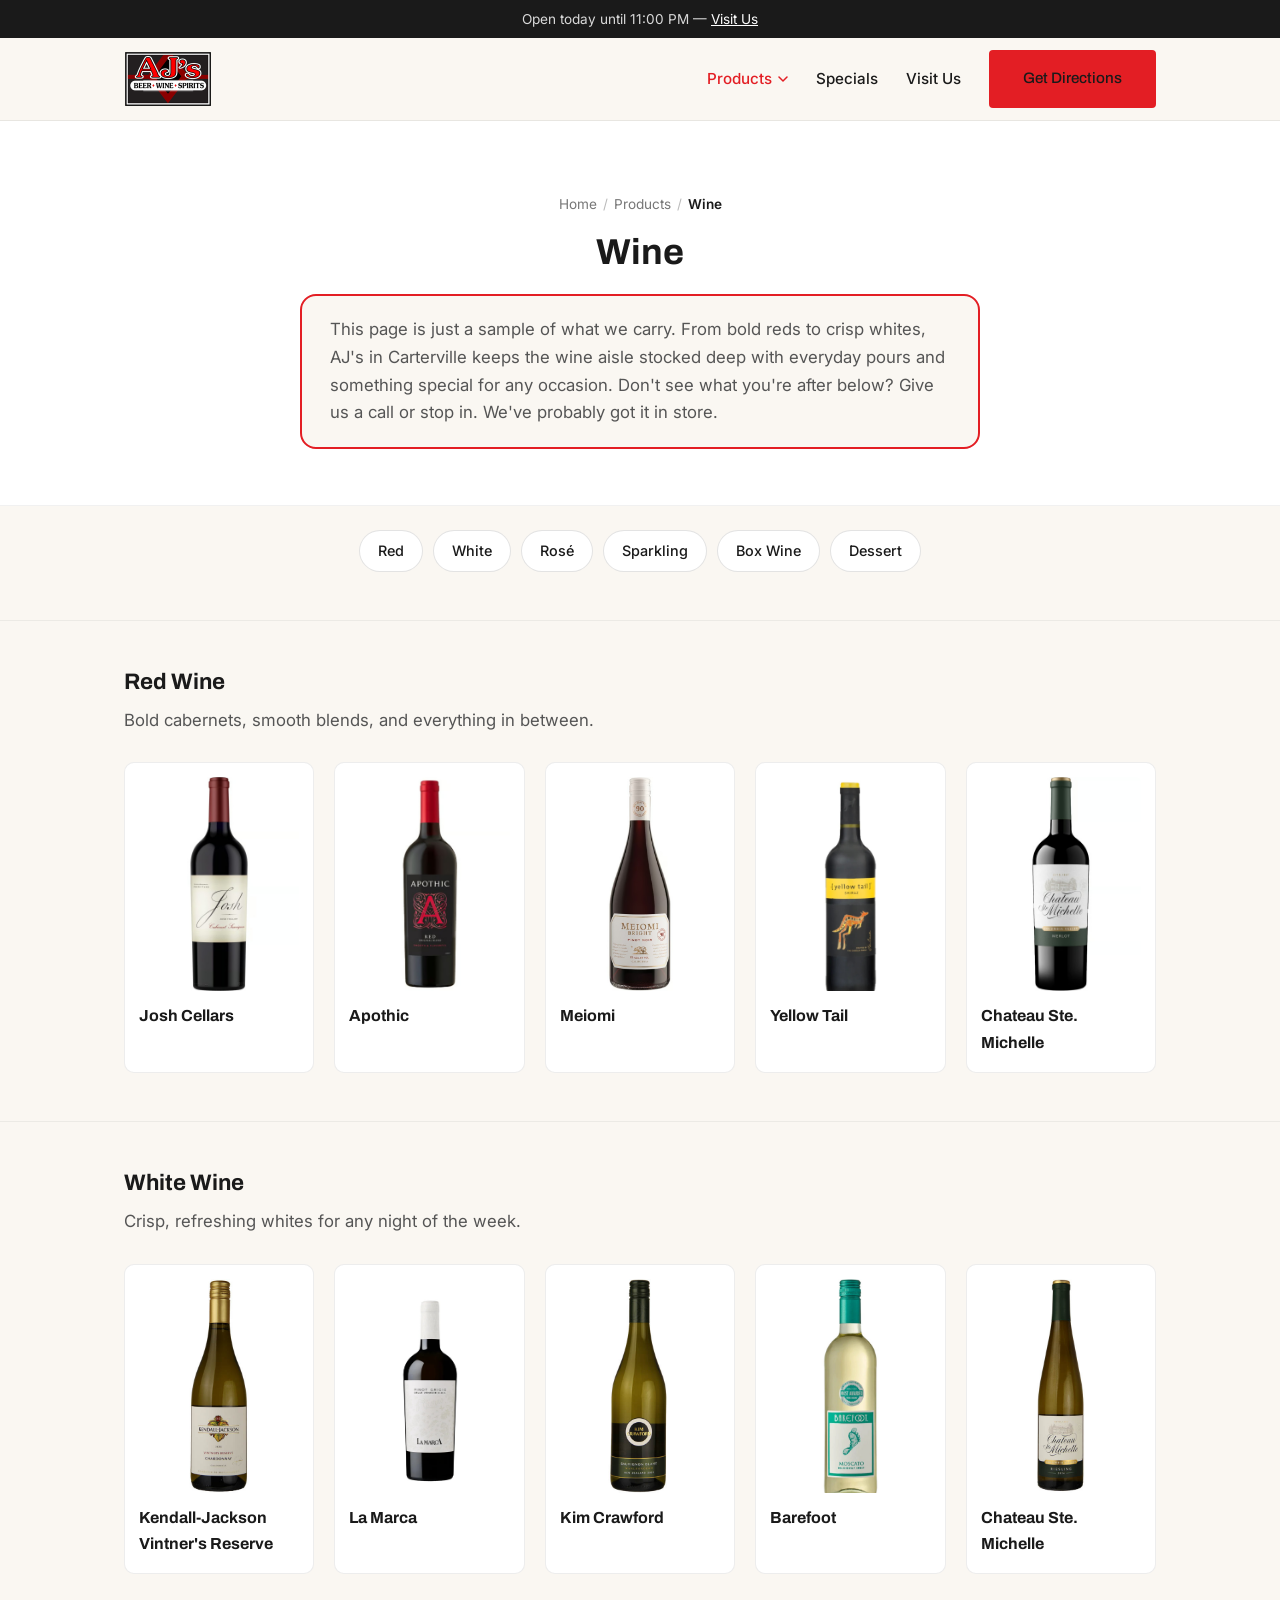
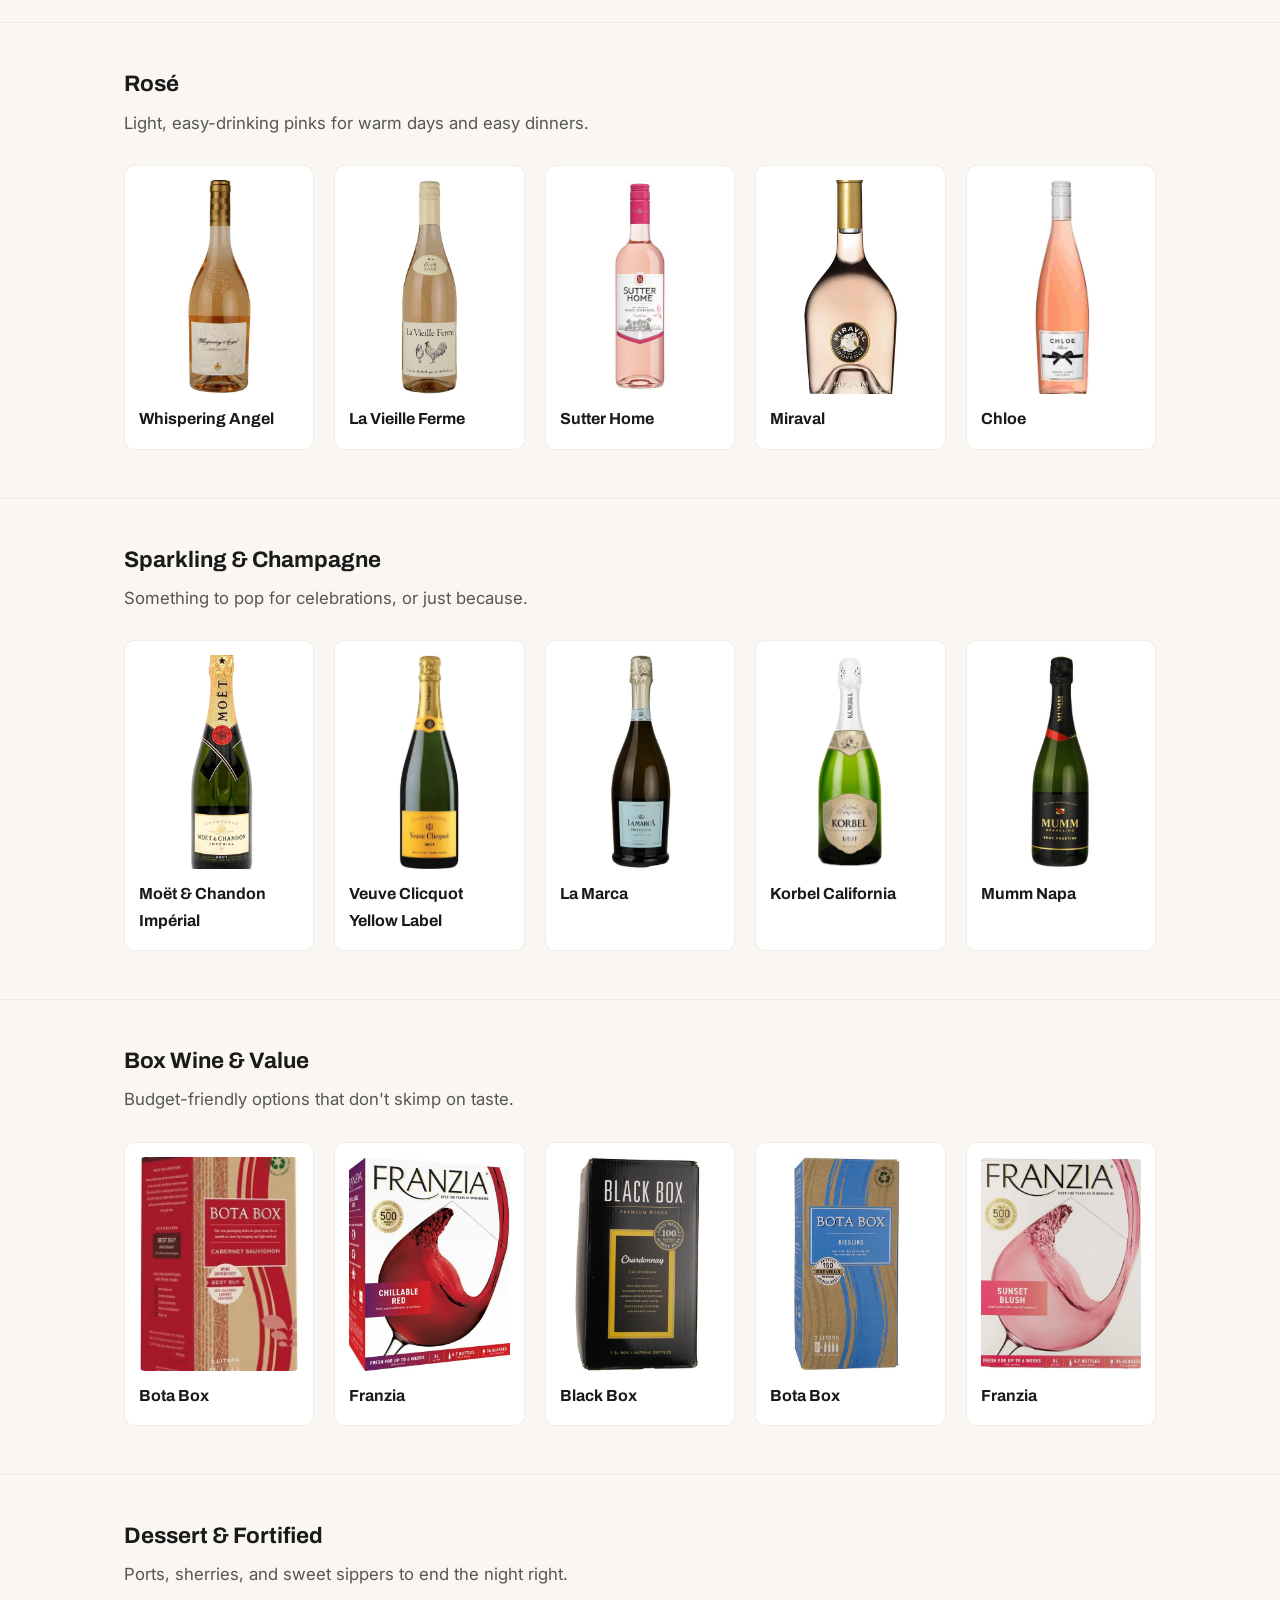
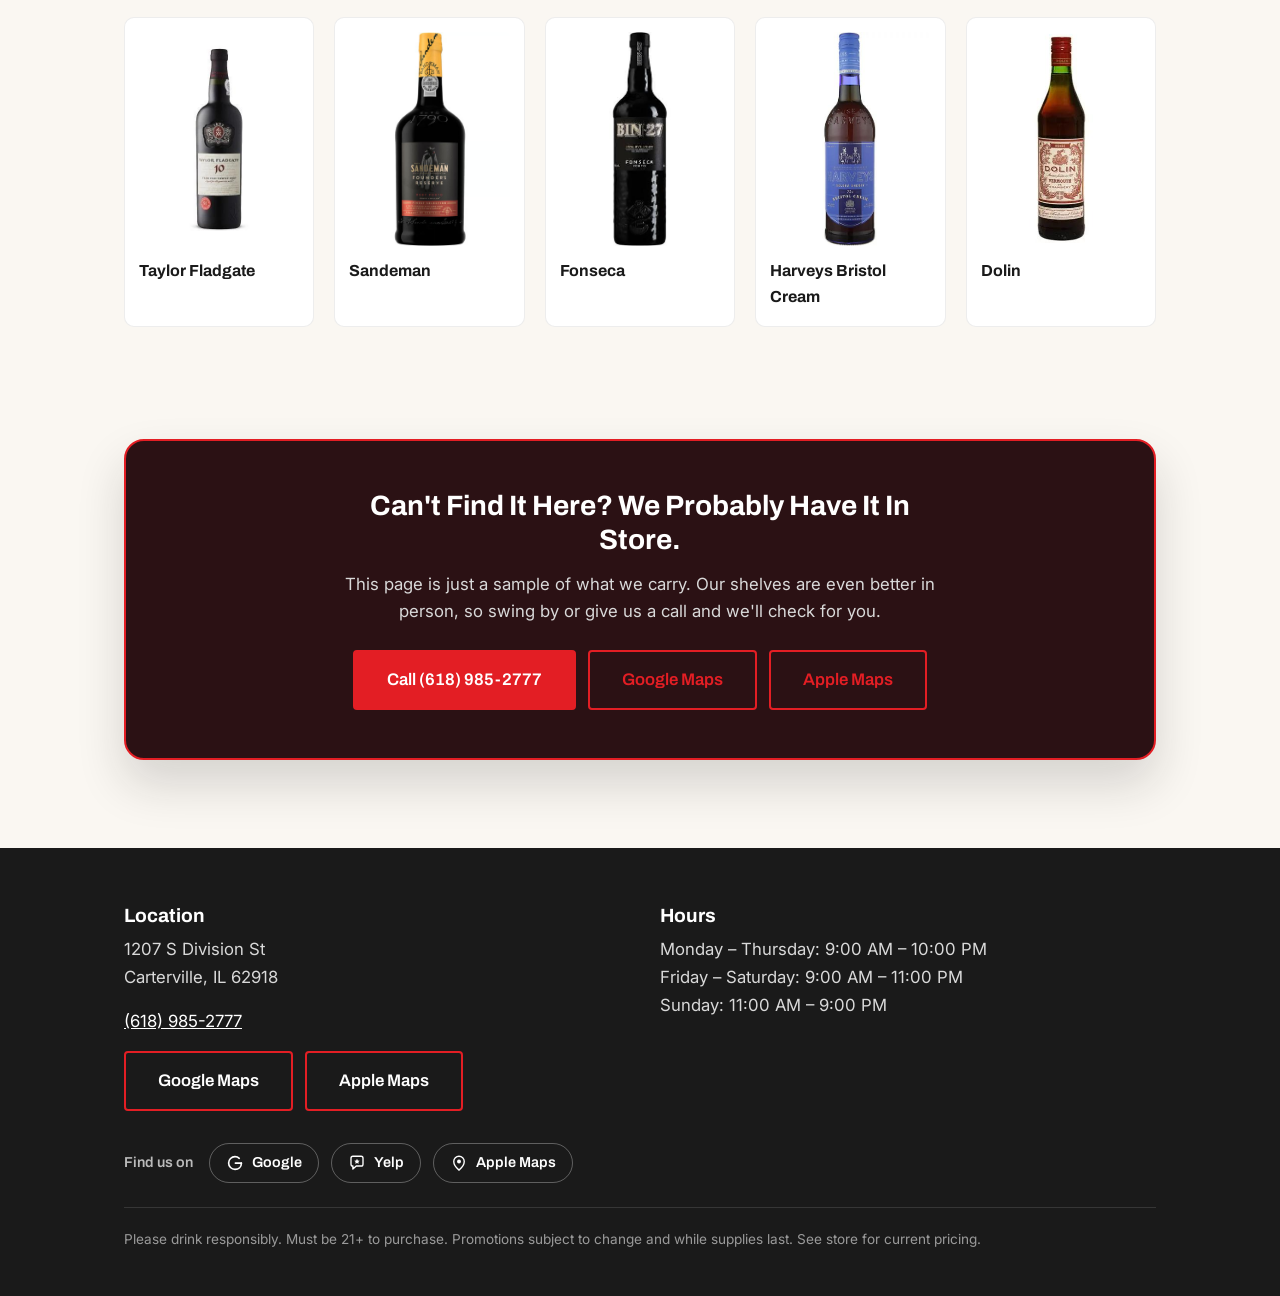
<file: wine.html>
<!DOCTYPE html>
<html lang="en">
<head>
<!-- Google tag (gtag.js) — production only. On any other host
     (Netlify deploy previews, localhost) gtag is a no-op, so the
     click-tracking script at the end of <body> still runs without
     errors but nothing is loaded or sent to GA4. -->
<script>
  window.dataLayer = window.dataLayer || [];
  if (/^(www\.)?ajscarterville\.com$/.test(location.hostname)) {
    window.gtag = function(){dataLayer.push(arguments);};
    var gtagScript = document.createElement('script');
    gtagScript.async = true;
    gtagScript.src = 'https://www.googletagmanager.com/gtag/js?id=G-YNYB1HZWJR';
    document.head.appendChild(gtagScript);
    gtag('js', new Date());

    gtag('config', 'G-YNYB1HZWJR');
  } else {
    window.gtag = function(){};
  }
</script>
<meta charset="UTF-8">
<meta name="viewport" content="width=device-width, initial-scale=1.0">
<title>Wine — AJ's Beer, Wine &amp; Spirits</title>
<meta name="description" content="Shop wine at AJ's Beer, Wine & Spirits in Carterville, IL — red, white, rosé, sparkling, box wine, and dessert wine for every occasion.">
<meta property="og:type" content="website">
<meta property="og:site_name" content="AJ's Beer, Wine & Spirits">
<meta property="og:url" content="https://ajscarterville.com/wine">
<meta property="og:title" content="Wine | AJ's Beer, Wine & Spirits">
<meta property="og:description" content="Shop wine at AJ's Beer, Wine & Spirits in Carterville, IL — red, white, rosé, sparkling, box wine, and dessert wine for every occasion.">
<meta property="og:image" content="https://ajscarterville.com/assets/og-image.jpg">
<meta property="og:image:width" content="1200">
<meta property="og:image:height" content="630">
<meta property="og:image:alt" content="AJ's Beer, Wine & Spirits storefront in Carterville, IL">
<meta name="twitter:card" content="summary_large_image">
<link rel="canonical" href="https://ajscarterville.com/wine">
<link rel="icon" href="/favicon.ico" sizes="any">
<link rel="icon" href="/assets/favicon-32x32.png" type="image/png" sizes="32x32">
<link rel="apple-touch-icon" href="/assets/apple-touch-icon.png">
<link rel="preconnect" href="https://fonts.googleapis.com">
<link rel="preconnect" href="https://fonts.gstatic.com" crossorigin>
<link href="https://fonts.googleapis.com/css2?family=Archivo:wght@600;700;800&family=Inter:wght@400;500;600&display=swap" rel="stylesheet">
<link rel="stylesheet" href="css/styles.css">
</head>
<body>

<a class="skip-link" href="#main">Skip to content</a>

<!-- Live open/closed status, filled in by js/store-hours.js. The
     text below is the no-JS fallback. -->
<div class="store-status-strip">
  <div class="wrap">
    <p class="store-status" id="store-status">See today's hours &amp; get directions on our <a href="/visit-us">Visit Us</a> page.</p>
  </div>
</div>

<header class="site-header">
  <div class="wrap header-inner">
    <a class="brand" href="/">
      <img src="assets/ajs-logo.png" alt="AJ's Beer, Wine & Spirits" class="brand-logo" width="176" height="112">
    </a>
    <input type="checkbox" id="nav-toggle" class="nav-toggle-checkbox">
    <label for="nav-toggle" class="nav-toggle" aria-label="Toggle menu">
      <span></span><span></span><span></span>
    </label>
    <nav class="site-nav" aria-label="Primary">
      <details class="nav-dropdown">
        <summary class="nav-dropdown-toggle is-active">
          Products
          <svg class="nav-caret" width="10" height="6" viewBox="0 0 10 6" aria-hidden="true"><path d="M1 1l4 4 4-4" stroke="currentColor" stroke-width="1.5" fill="none" stroke-linecap="round" stroke-linejoin="round"/></svg>
        </summary>
        <div class="nav-dropdown-menu">
          <a href="/spirits">Spirits</a>
          <a href="/beer">Beer</a>
          <a href="/ready-to-drink">Ready-to-Drink</a>
          <a href="/wine" aria-current="page">Wine</a>
        </div>
      </details>
      <a href="/specials">Specials</a>
      <a href="/visit-us">Visit Us</a>
      <a class="btn btn-primary nav-directions-btn" href="https://www.google.com/maps/dir/?api=1&amp;destination=AJ%27s+Beer%2C+Wine+%26+Spirits&amp;destination_place_id=ChIJadKvaBU9d4gRqlosNyIN6GE" target="_blank" rel="noopener">Get Directions</a>
    </nav>
  </div>
</header>

<main id="main">

  <section class="page-header">
    <div class="wrap">
      <nav class="breadcrumb" aria-label="Breadcrumb">
        <ol class="breadcrumb-list">
          <li><a href="/">Home</a></li>
          <li>Products</li>
          <li aria-current="page">Wine</li>
        </ol>
      </nav>
      <h1>Wine</h1>
      <div class="page-header-callout">
        <p class="page-header-sub">This page is just a sample of what we carry. From bold reds to crisp whites, AJ's in Carterville keeps the wine aisle stocked deep with everyday pours and something special for any occasion. Don't see what you're after below? Give us a call or stop in. We've probably got it in store.</p>
      </div>
    </div>
  </section>

  <!-- ==========================================================
       JUMP NAV — real anchor links to each subcategory section
       below. Keep hrefs in sync with each section's id if you
       rename or reorder a subcategory.
       ========================================================== -->
  <nav class="jump-nav" aria-label="Wine categories">
    <div class="wrap">
      <ul class="jump-nav-list">
        <li><a class="jump-pill" href="#red">Red</a></li>
        <li><a class="jump-pill" href="#white">White</a></li>
        <li><a class="jump-pill" href="#rose">Ros&eacute;</a></li>
        <li><a class="jump-pill" href="#sparkling">Sparkling</a></li>
        <li><a class="jump-pill" href="#box">Box Wine</a></li>
        <li><a class="jump-pill" href="#dessert">Dessert</a></li>
      </ul>
    </div>
  </nav>

  <!-- ==========================================================
       SUBCATEGORY: RED WINE
       ========================================================== -->
  <section class="product-section" id="red">
    <div class="wrap">
      <div class="product-section-intro">
        <h2>Red Wine</h2>
        <p>Bold cabernets, smooth blends, and everything in between.</p>
      </div>
      <div class="product-grid">

        <!-- Product card: Red 1 -->
        <div class="product-card">
          <div class="product-card-image">
            <img src="assets/products/red-josh-cellars-cabernet-sauvignon-750ml.jpg" alt="Josh Cellars Cabernet Sauvignon, 750ml" loading="lazy">
          </div>
          <h3 class="product-card-name">Josh Cellars</h3>
        </div>
        <!-- End product card: Red 1 -->

        <!-- Product card: Red 2 -->
        <div class="product-card">
          <div class="product-card-image">
            <img src="assets/products/red-apothic-red-blend-750ml.jpg" alt="Apothic Red Blend, 750ml" loading="lazy">
          </div>
          <h3 class="product-card-name">Apothic</h3>
        </div>
        <!-- End product card: Red 2 -->

        <!-- Product card: Red 3 -->
        <div class="product-card">
          <div class="product-card-image">
            <img src="assets/products/red-meiomi-bright-pinot-noir-750ml.jpg" alt="Meiomi Bright Pinot Noir, 750ml" loading="lazy">
          </div>
          <h3 class="product-card-name">Meiomi</h3>
        </div>
        <!-- End product card: Red 3 -->

        <!-- Product card: Red 4 -->
        <div class="product-card">
          <div class="product-card-image">
            <img src="assets/products/red-yellow-tail-shiraz-750ml.jpg" alt="Yellow Tail Shiraz, 750ml" loading="lazy">
          </div>
          <h3 class="product-card-name">Yellow Tail</h3>
        </div>
        <!-- End product card: Red 4 -->

        <!-- Product card: Red 5 -->
        <div class="product-card">
          <div class="product-card-image">
            <img src="assets/products/red-chateau-ste-michelle-merlot-750ml.jpg" alt="Chateau Ste. Michelle Merlot, 750ml" loading="lazy">
          </div>
          <h3 class="product-card-name">Chateau Ste. Michelle</h3>
        </div>
        <!-- End product card: Red 5 -->

      </div>
    </div>
  </section>
  <!-- END SUBCATEGORY: RED WINE -->

  <!-- ==========================================================
       SUBCATEGORY: WHITE WINE
       ========================================================== -->
  <section class="product-section" id="white">
    <div class="wrap">
      <div class="product-section-intro">
        <h2>White Wine</h2>
        <p>Crisp, refreshing whites for any night of the week.</p>
      </div>
      <div class="product-grid">

        <!-- Product card: White 1 -->
        <div class="product-card">
          <div class="product-card-image">
            <img src="assets/products/white-kendall-jackson-chardonnay-750ml.jpg" alt="Kendall-Jackson Vintner's Reserve Chardonnay, 750ml" loading="lazy">
          </div>
          <h3 class="product-card-name">Kendall-Jackson Vintner's Reserve</h3>
        </div>
        <!-- End product card: White 1 -->

        <!-- Product card: White 2 -->
        <div class="product-card">
          <div class="product-card-image">
            <img src="assets/products/white-la-marca-pinot-grigio-750ml.jpg" alt="La Marca Pinot Grigio, 750ml" loading="lazy">
          </div>
          <h3 class="product-card-name">La Marca</h3>
        </div>
        <!-- End product card: White 2 -->

        <!-- Product card: White 3 -->
        <div class="product-card">
          <div class="product-card-image">
            <img src="assets/products/white-kim-crawford-sauvignon-blanc-750ml.jpg" alt="Kim Crawford Sauvignon Blanc, 750ml" loading="lazy">
          </div>
          <h3 class="product-card-name">Kim Crawford</h3>
        </div>
        <!-- End product card: White 3 -->

        <!-- Product card: White 4 -->
        <div class="product-card">
          <div class="product-card-image">
            <img src="assets/products/white-barefoot-moscato-750ml.jpg" alt="Barefoot Moscato, 750ml" loading="lazy">
          </div>
          <h3 class="product-card-name">Barefoot</h3>
        </div>
        <!-- End product card: White 4 -->

        <!-- Product card: White 5 -->
        <div class="product-card">
          <div class="product-card-image">
            <img src="assets/products/white-chateau-ste-michelle-riesling-750ml.jpg" alt="Chateau Ste. Michelle Riesling, 750ml" loading="lazy">
          </div>
          <h3 class="product-card-name">Chateau Ste. Michelle</h3>
        </div>
        <!-- End product card: White 5 -->

      </div>
    </div>
  </section>
  <!-- END SUBCATEGORY: WHITE WINE -->

  <!-- ==========================================================
       SUBCATEGORY: ROSÉ
       ========================================================== -->
  <section class="product-section" id="rose">
    <div class="wrap">
      <div class="product-section-intro">
        <h2>Ros&eacute;</h2>
        <p>Light, easy-drinking pinks for warm days and easy dinners.</p>
      </div>
      <div class="product-grid">

        <!-- Product card: Rose 1 -->
        <div class="product-card">
          <div class="product-card-image">
            <img src="assets/products/rose-whispering-angel-750ml.jpg" alt="Whispering Angel Ros&eacute;, 750ml" loading="lazy">
          </div>
          <h3 class="product-card-name">Whispering Angel</h3>
        </div>
        <!-- End product card: Rose 1 -->

        <!-- Product card: Rose 2 -->
        <div class="product-card">
          <div class="product-card-image">
            <img src="assets/products/rose-la-vieille-ferme-750ml.jpg" alt="La Vieille Ferme Ros&eacute;, 750ml" loading="lazy">
          </div>
          <h3 class="product-card-name">La Vieille Ferme</h3>
        </div>
        <!-- End product card: Rose 2 -->

        <!-- Product card: Rose 3 -->
        <div class="product-card">
          <div class="product-card-image">
            <img src="assets/products/rose-sutter-home-white-zinfandel-750ml.jpg" alt="Sutter Home White Zinfandel, 750ml" loading="lazy">
          </div>
          <h3 class="product-card-name">Sutter Home</h3>
        </div>
        <!-- End product card: Rose 3 -->

        <!-- Product card: Rose 4 -->
        <div class="product-card">
          <div class="product-card-image">
            <img src="assets/products/rose-miraval-750ml.jpg" alt="Miraval Ros&eacute;, 750ml" loading="lazy">
          </div>
          <h3 class="product-card-name">Miraval</h3>
        </div>
        <!-- End product card: Rose 4 -->

        <!-- Product card: Rose 5 -->
        <div class="product-card">
          <div class="product-card-image">
            <img src="assets/products/rose-chloe-750ml.jpg" alt="Chloe Ros&eacute;, 750ml" loading="lazy">
          </div>
          <h3 class="product-card-name">Chloe</h3>
        </div>
        <!-- End product card: Rose 5 -->

      </div>
    </div>
  </section>
  <!-- END SUBCATEGORY: ROSÉ -->

  <!-- ==========================================================
       SUBCATEGORY: SPARKLING & CHAMPAGNE
       ========================================================== -->
  <section class="product-section" id="sparkling">
    <div class="wrap">
      <div class="product-section-intro">
        <h2>Sparkling &amp; Champagne</h2>
        <p>Something to pop for celebrations, or just because.</p>
      </div>
      <div class="product-grid">

        <!-- Product card: Sparkling 1 -->
        <div class="product-card">
          <div class="product-card-image">
            <img src="assets/products/sparkling-moet-chandon-imperial-brut-750ml.jpg" alt="Mo&euml;t &amp; Chandon Imp&eacute;rial Brut Champagne, 750ml" loading="lazy">
          </div>
          <h3 class="product-card-name">Mo&euml;t &amp; Chandon Imp&eacute;rial</h3>
        </div>
        <!-- End product card: Sparkling 1 -->

        <!-- Product card: Sparkling 2 -->
        <div class="product-card">
          <div class="product-card-image">
            <img src="assets/products/sparkling-veuve-clicquot-yellow-label-750ml.jpg" alt="Veuve Clicquot Yellow Label Brut Champagne, 750ml" loading="lazy">
          </div>
          <h3 class="product-card-name">Veuve Clicquot Yellow Label</h3>
        </div>
        <!-- End product card: Sparkling 2 -->

        <!-- Product card: Sparkling 3 -->
        <div class="product-card">
          <div class="product-card-image">
            <img src="assets/products/sparkling-la-marca-prosecco-750ml.jpg" alt="La Marca Prosecco, 750ml" loading="lazy">
          </div>
          <h3 class="product-card-name">La Marca</h3>
        </div>
        <!-- End product card: Sparkling 3 -->

        <!-- Product card: Sparkling 4 -->
        <div class="product-card">
          <div class="product-card-image">
            <img src="assets/products/sparkling-korbel-brut-750ml.jpg" alt="Korbel California Brut Champagne, 750ml" loading="lazy">
          </div>
          <h3 class="product-card-name">Korbel California</h3>
        </div>
        <!-- End product card: Sparkling 4 -->

        <!-- Product card: Sparkling 5 -->
        <div class="product-card">
          <div class="product-card-image">
            <img src="assets/products/sparkling-mumm-napa-brut-prestige-750ml.jpg" alt="Mumm Napa Brut Prestige, 750ml" loading="lazy">
          </div>
          <h3 class="product-card-name">Mumm Napa</h3>
        </div>
        <!-- End product card: Sparkling 5 -->

      </div>
    </div>
  </section>
  <!-- END SUBCATEGORY: SPARKLING & CHAMPAGNE -->

  <!-- ==========================================================
       SUBCATEGORY: BOX WINE & VALUE
       ========================================================== -->
  <section class="product-section" id="box">
    <div class="wrap">
      <div class="product-section-intro">
        <h2>Box Wine &amp; Value</h2>
        <p>Budget-friendly options that don't skimp on taste.</p>
      </div>
      <div class="product-grid">

        <!-- Product card: Box 1 -->
        <div class="product-card">
          <div class="product-card-image">
            <img src="assets/products/box-bota-box-cabernet-sauvignon-3l.jpg" alt="Bota Box Cabernet Sauvignon, 3L" loading="lazy">
          </div>
          <h3 class="product-card-name">Bota Box</h3>
        </div>
        <!-- End product card: Box 1 -->

        <!-- Product card: Box 2 -->
        <div class="product-card">
          <div class="product-card-image">
            <img src="assets/products/box-franzia-chillable-red-5l.jpg" alt="Franzia Chillable Red, 5L" loading="lazy">
          </div>
          <h3 class="product-card-name">Franzia</h3>
        </div>
        <!-- End product card: Box 2 -->

        <!-- Product card: Box 3 -->
        <div class="product-card">
          <div class="product-card-image">
            <img src="assets/products/box-black-box-chardonnay-3l.jpg" alt="Black Box Chardonnay, 3L" loading="lazy">
          </div>
          <h3 class="product-card-name">Black Box</h3>
        </div>
        <!-- End product card: Box 3 -->

        <!-- Product card: Box 4 -->
        <div class="product-card">
          <div class="product-card-image">
            <img src="assets/products/box-bota-box-riesling-3l.jpg" alt="Bota Box Riesling, 3L" loading="lazy">
          </div>
          <h3 class="product-card-name">Bota Box</h3>
        </div>
        <!-- End product card: Box 4 -->

        <!-- Product card: Box 5 -->
        <div class="product-card">
          <div class="product-card-image">
            <img src="assets/products/box-franzia-sunset-blush-5l.jpg" alt="Franzia Sunset Blush, 5L" loading="lazy">
          </div>
          <h3 class="product-card-name">Franzia</h3>
        </div>
        <!-- End product card: Box 5 -->

      </div>
    </div>
  </section>
  <!-- END SUBCATEGORY: BOX WINE & VALUE -->

  <!-- ==========================================================
       SUBCATEGORY: DESSERT & FORTIFIED
       ========================================================== -->
  <section class="product-section" id="dessert">
    <div class="wrap">
      <div class="product-section-intro">
        <h2>Dessert &amp; Fortified</h2>
        <p>Ports, sherries, and sweet sippers to end the night right.</p>
      </div>
      <div class="product-grid">

        <!-- Product card: Dessert 1 -->
        <div class="product-card">
          <div class="product-card-image">
            <img src="assets/products/dessert-taylor-fladgate-10-year-tawny-port-750ml.jpg" alt="Taylor Fladgate 10 Year Tawny Port, 750ml" loading="lazy">
          </div>
          <h3 class="product-card-name">Taylor Fladgate</h3>
        </div>
        <!-- End product card: Dessert 1 -->

        <!-- Product card: Dessert 2 -->
        <div class="product-card">
          <div class="product-card-image">
            <img src="assets/products/dessert-sandeman-founders-reserve-port-750ml.jpg" alt="Sandeman Founder's Reserve Port, 750ml" loading="lazy">
          </div>
          <h3 class="product-card-name">Sandeman</h3>
        </div>
        <!-- End product card: Dessert 2 -->

        <!-- Product card: Dessert 3 -->
        <div class="product-card">
          <div class="product-card-image">
            <img src="assets/products/dessert-fonseca-bin-27-port-750ml.jpg" alt="Fonseca Bin No. 27 Port, 750ml" loading="lazy">
          </div>
          <h3 class="product-card-name">Fonseca</h3>
        </div>
        <!-- End product card: Dessert 3 -->

        <!-- Product card: Dessert 4 -->
        <div class="product-card">
          <div class="product-card-image">
            <img src="assets/products/dessert-harveys-bristol-cream-sherry-750ml.jpg" alt="Harveys Bristol Cream Sherry, 750ml" loading="lazy">
          </div>
          <h3 class="product-card-name">Harveys Bristol Cream</h3>
        </div>
        <!-- End product card: Dessert 4 -->

        <!-- Product card: Dessert 5 -->
        <div class="product-card">
          <div class="product-card-image">
            <img src="assets/products/dessert-dolin-sweet-vermouth-750ml.jpg" alt="Dolin Sweet Vermouth, 750ml" loading="lazy">
          </div>
          <h3 class="product-card-name">Dolin</h3>
        </div>
        <!-- End product card: Dessert 5 -->

      </div>
    </div>
  </section>
  <!-- END SUBCATEGORY: DESSERT & FORTIFIED -->

  <!-- ==========================================================
       VISIT US CTA — a standalone callout (red-bordered panel on
       its own background), not a second footer. Reminds visitors
       this page is a sample, not the full inventory, and reuses
       the same address/phone/hours info as the footer below. Keep
       both in sync if the store's hours or location ever change.
       ========================================================== -->
  <section class="visit-cta">
    <div class="wrap">
      <div class="visit-cta-panel">
        <div class="visit-cta-inner">
          <div class="visit-cta-content">
            <h2>Can't Find It Here? We Probably Have It In Store.</h2>
            <p class="visit-cta-desc">This page is just a sample of what we carry. Our shelves are even better in person, so swing by or give us a call and we'll check for you.</p>
            <div class="visit-cta-actions">
              <a class="btn btn-primary" href="tel:6189852777">Call (618) 985-2777</a>
              <a class="btn btn-ghost" href="https://www.google.com/maps/dir/?api=1&amp;destination=AJ%27s+Beer%2C+Wine+%26+Spirits&amp;destination_place_id=ChIJadKvaBU9d4gRqlosNyIN6GE" target="_blank" rel="noopener" aria-label="Directions in Google Maps (opens in a new tab)">Google Maps</a>
              <a class="btn btn-ghost" href="https://maps.apple/p/9-ce5T_QIn2TTo" target="_blank" rel="noopener noreferrer" aria-label="Directions in Apple Maps (opens in a new tab)">Apple Maps</a>
            </div>
          </div>
        </div>
      </div>
    </div>
  </section>
  <!-- END VISIT US CTA -->

</main>

<footer class="site-footer">
  <div class="wrap footer-inner">
    <div class="footer-col">
      <h2>Location</h2>
      <address>
        1207 S Division St<br>
        Carterville, IL 62918
      </address>
      <p><a href="tel:6189852777">(618) 985-2777</a></p>
      <div class="footer-actions">
        <a class="btn btn-ghost" href="https://www.google.com/maps/dir/?api=1&amp;destination=AJ%27s+Beer%2C+Wine+%26+Spirits&amp;destination_place_id=ChIJadKvaBU9d4gRqlosNyIN6GE" target="_blank" rel="noopener" aria-label="Directions in Google Maps (opens in a new tab)">Google Maps</a>
        <a class="btn btn-ghost" href="https://maps.apple/p/9-ce5T_QIn2TTo" target="_blank" rel="noopener noreferrer" aria-label="Directions in Apple Maps (opens in a new tab)">Apple Maps</a>
      </div>
    </div>
    <div class="footer-col">
      <h2>Hours</h2>
      <p>Monday – Thursday: 9:00 AM – 10:00 PM<br>Friday – Saturday: 9:00 AM – 11:00 PM<br>Sunday: 11:00 AM – 9:00 PM</p>
    </div>
  </div>
  <div class="wrap footer-social">
    <p class="footer-social-label">Find us on</p>
    <a href="https://www.google.com/maps/search/?api=1&amp;query=AJ%27s+Beer%2C+Wine+%26+Spirits&amp;query_place_id=ChIJadKvaBU9d4gRqlosNyIN6GE" target="_blank" rel="noopener" aria-label="Read our reviews on Google (opens in a new tab)">
      <svg width="18" height="18" viewBox="0 0 24 24" fill="none" aria-hidden="true"><path d="M20.5 12.2c0 4.8-3.6 8.3-8.5 8.3a8.5 8.5 0 010-17c2.3 0 4.2.8 5.7 2.2" stroke="currentColor" stroke-width="2.2" stroke-linecap="round"/><path d="M12.5 12.2h8" stroke="currentColor" stroke-width="2.2" stroke-linecap="round"/></svg>
      Google
    </a>
    <a href="https://www.yelp.com/biz/ajs-beer-wine-and-spirits-carterville" target="_blank" rel="noopener" aria-label="Find us on Yelp (opens in a new tab)">
      <svg width="18" height="18" viewBox="0 0 24 24" fill="none" aria-hidden="true"><path d="M4 5.5A2.5 2.5 0 016.5 3h11A2.5 2.5 0 0120 5.5v8a2.5 2.5 0 01-2.5 2.5H11l-4.5 4v-4A2.5 2.5 0 014 13.5v-8z" stroke="currentColor" stroke-width="1.8" stroke-linejoin="round"/><path d="M12 6.3l1.1 2.3 2.5.3-1.8 1.7.5 2.5-2.3-1.2-2.3 1.2.5-2.5-1.8-1.7 2.5-.3z" fill="currentColor"/></svg>
      Yelp
    </a>
    <a href="https://maps.apple/p/9-ce5T_QIn2TTo" target="_blank" rel="noopener noreferrer" aria-label="Find us on Apple Maps (opens in a new tab)">
      <svg width="18" height="18" viewBox="0 0 24 24" fill="none" aria-hidden="true"><path d="M12 21.5s-7-6-7-11.5a7 7 0 0114 0c0 5.5-7 11.5-7 11.5z" stroke="currentColor" stroke-width="1.8" stroke-linejoin="round"/><circle cx="12" cy="10" r="2.6" fill="currentColor"/></svg>
      Apple Maps
    </a>
  </div>
  <div class="wrap">
    <p class="footer-note">Please drink responsibly. Must be 21+ to purchase. Promotions subject to change and while supplies last. See store for current pricing.</p>
  </div>
</footer>

<!-- Sticky mobile action bar — hidden above 700px, where the header's
     nav and Get Directions button already cover the same needs. -->
<nav class="mobile-action-bar" aria-label="Quick actions">
  <a href="https://www.google.com/maps/dir/?api=1&amp;destination=AJ%27s+Beer%2C+Wine+%26+Spirits&amp;destination_place_id=ChIJadKvaBU9d4gRqlosNyIN6GE" target="_blank" rel="noopener">
    <svg width="18" height="22" viewBox="0 0 28 36" fill="none" aria-hidden="true"><path d="M14 0C6.3 0 0 6.3 0 14c0 10.5 14 22 14 22s14-11.5 14-22C28 6.3 21.7 0 14 0z" fill="currentColor"/><circle cx="14" cy="14" r="5.5" fill="var(--ink)"/></svg>
    Directions
  </a>
  <a href="tel:6189852777">
    <svg width="20" height="20" viewBox="0 0 24 24" fill="none" aria-hidden="true"><path d="M6.6 10.8c1.4 2.8 3.8 5.2 6.6 6.6l2.2-2.2c.3-.3.7-.4 1.1-.3 1.2.4 2.5.6 3.8.6.6 0 1 .4 1 1V20c0 .6-.4 1-1 1C10.6 21 3 13.4 3 4c0-.6.4-1 1-1h3.5c.6 0 1 .4 1 1 0 1.3.2 2.6.6 3.8.1.4 0 .8-.3 1.1L6.6 10.8z" stroke="currentColor" stroke-width="1.6" stroke-linejoin="round"/></svg>
    Call
  </a>
  <a href="/visit-us">
    <svg width="20" height="20" viewBox="0 0 24 24" fill="none" aria-hidden="true"><circle cx="12" cy="12" r="9" stroke="currentColor" stroke-width="1.6"/><path d="M12 7v5l3.5 2" stroke="currentColor" stroke-width="1.6" stroke-linecap="round" stroke-linejoin="round"/></svg>
    Hours
  </a>
</nav>

<script src="js/store-hours.js" defer></script>

<script>
  document.addEventListener('click', function (e) {
    var link = e.target.closest('a');
    if (!link) return;
    var href = link.getAttribute('href') || '';
    if (href.indexOf('tel:') === 0) {
      gtag('event', 'click_to_call', { page_path: location.pathname });
    } else if (/g\.page\/r\/[^/]+\/review/.test(href)) {
      gtag('event', 'click_review', { page_path: location.pathname });
    } else if (/google\.[a-z.]+\/maps\/search\//.test(href)) {
      gtag('event', 'read_reviews', { page_path: location.pathname });
    } else if (/google\.com\/maps\/dir\/|maps\.google\.|google\.[a-z.]+\/maps|maps\.app\.goo\.gl|goo\.gl\/maps|g\.page|maps\.apple\.com|maps\.apple\//.test(href)) {
      gtag('event', 'get_directions', { page_path: location.pathname });
    }
  });
</script>

</body>
</html>
</file>
<file: css/styles.css>
/* ---- Tokens (brand colors as provided) ---- */
:root {
  --red: #E31E24;
  --ink: #1A1A1A;
  --off-white: #FAF7F2;
  --white: #FFFFFF;

  --font-display: "Archivo", -apple-system, Segoe UI, sans-serif;
  --font-body: "Inter", -apple-system, Segoe UI, sans-serif;

  --max-width: 1080px;

  /* Deep oxblood accent — used to give the Visit Us CTA its own
     identity, distinct from both the cream page background and
     the black footer it sits above. */
  --maroon: #2B1114;
}

* { box-sizing: border-box; }

html { scroll-behavior: smooth; }

@media (prefers-reduced-motion: reduce) {
  html { scroll-behavior: auto; }
  * { animation: none !important; transition: none !important; }
}

body {
  margin: 0;
  background: var(--off-white);
  color: var(--ink);
  font-family: var(--font-body);
  font-size: 1.05rem;
  line-height: 1.65;
}

h1, h2 {
  font-family: var(--font-display);
  color: var(--ink);
  line-height: 1.2;
  margin: 0 0 0.5em;
}

a { color: var(--red); }

a:focus-visible, button:focus-visible {
  outline: 3px solid var(--red);
  outline-offset: 2px;
}

.wrap {
  max-width: var(--max-width);
  margin: 0 auto;
  padding: 0 24px;
}

.skip-link {
  position: absolute;
  left: -999px;
  top: 0;
  background: var(--ink);
  color: var(--white);
  padding: 12px 16px;
  z-index: 100;
}
.skip-link:focus { left: 0; }

/* ---- Store status strip ---- */
/* Sits above the header on every page. Text is filled in live by
   js/store-hours.js (checking Carterville/Central time, not the
   visitor's own device); the markup's own text is the no-JS
   fallback. */
.store-status-strip {
  background: var(--ink);
  color: #d9d9d9;
  text-align: center;
  padding: 8px 24px;
}

.store-status {
  margin: 0;
  font-size: 0.85rem;
}

.store-status a {
  color: var(--white);
}

/* ---- Header ---- */
.site-header {
  background: var(--off-white);
  position: sticky;
  top: 0;
  z-index: 10;
  border-bottom: 1px solid rgba(26,26,26,0.08);
}

.header-inner {
  display: flex;
  align-items: center;
  justify-content: space-between;
  padding: 12px 24px;
}

.brand-logo {
  height: 56px;
  width: auto;
  display: block;
}

.nav-toggle-checkbox {
  position: absolute;
  opacity: 0;
  pointer-events: none;
}

.nav-toggle {
  display: none;
  flex-direction: column;
  justify-content: center;
  gap: 5px;
  width: 32px;
  height: 32px;
  cursor: pointer;
}

.nav-toggle span {
  display: block;
  width: 100%;
  height: 2px;
  background: var(--ink);
  border-radius: 2px;
  transition: transform 0.2s ease, opacity 0.2s ease;
}

.nav-toggle-checkbox:focus-visible ~ .nav-toggle {
  outline: 3px solid var(--red);
  outline-offset: 3px;
}

.site-nav {
  display: flex;
  align-items: center;
  gap: 28px;
}

.site-nav a {
  color: var(--ink);
  text-decoration: none;
  font-weight: 500;
  font-size: 0.95rem;
}

.site-nav a:hover { color: var(--red); }

.site-nav a[aria-current="page"],
.nav-dropdown-toggle.is-active {
  color: var(--red);
}

/* Sits inline with the plain nav links, so it reads as a nav-ending
   CTA rather than another text link. Hidden on mobile in favor of
   the sticky .mobile-action-bar's own Directions action. */
.nav-directions-btn {
  padding: 10px 20px;
  font-size: 0.9rem;
}

/* ---- Nav dropdown ---- */
.nav-dropdown {
  position: relative;
}

.nav-dropdown-toggle {
  display: inline-flex;
  align-items: center;
  gap: 6px;
  background: none;
  border: none;
  padding: 0;
  margin: 0;
  color: var(--ink);
  font: inherit;
  font-family: var(--font-body);
  font-weight: 500;
  font-size: 0.95rem;
  cursor: pointer;
  list-style: none;
}

.nav-dropdown-toggle::-webkit-details-marker {
  display: none;
}

.nav-dropdown-toggle::marker {
  content: "";
}

.nav-dropdown-toggle:hover,
.nav-dropdown:hover .nav-dropdown-toggle,
.nav-dropdown[open] .nav-dropdown-toggle {
  color: var(--red);
}

.nav-caret {
  transition: transform 0.15s ease;
}

.nav-dropdown:hover .nav-caret,
.nav-dropdown[open] .nav-caret {
  transform: rotate(180deg);
}

.nav-dropdown-menu {
  display: flex;
  flex-direction: column;
  gap: 2px;
  padding: 8px;
  min-width: 180px;
}

.nav-dropdown-menu a {
  padding: 8px 12px;
  border-radius: 6px;
  white-space: nowrap;
}

.nav-dropdown-menu a:hover,
.nav-dropdown-menu a:focus-visible {
  background: var(--off-white);
  color: var(--red);
}

/* Desktop-only floating popover. Kept in its own min-width query so
   its position/transform can never leak into the mobile accordion
   below, which needs static, untransformed, in-flow layout. */
@media (min-width: 701px) {
  .nav-dropdown-menu {
    position: absolute;
    top: calc(100% + 16px);
    left: 50%;
    background: var(--white);
    border: 1px solid rgba(26,26,26,0.08);
    border-radius: 8px;
    box-shadow: 0 12px 32px rgba(26,26,26,0.14);
    opacity: 0;
    visibility: hidden;
    transform: translateX(-50%) translateY(4px);
    transition: opacity 0.15s ease, transform 0.15s ease, visibility 0.15s;
  }

  .nav-dropdown:hover .nav-dropdown-menu,
  .nav-dropdown[open] .nav-dropdown-menu {
    opacity: 1;
    visibility: visible;
    transform: translateX(-50%) translateY(0);
  }
}

/* ---- Hero ---- */
/* The storefront sign sits in a fixed vertical band of the photo
   (see object-position on .hero-image below), so the H1 and CTA are split to
   the top and bottom of the box — via .hero-inner's own column flex
   — instead of stacked together, so neither ever overlaps the sign.
   Two gradients (top-down for the headline, bottom-up for the
   button) keep both readable while leaving the sign itself clear. */
.hero {
  position: relative;
  display: flex;
  justify-content: center;
  min-height: 440px;
  text-align: center;
  background: var(--ink); /* shows only until the photo loads */
}

/* The photo is a real <img> (not a CSS background) so it can carry
   width/height and fetchpriority="high" as the page's LCP element.
   object-fit/object-position reproduce the old `cover` + 31% 18%. */
.hero-image {
  position: absolute;
  inset: 0;
  width: 100%;
  height: 100%;
  object-fit: cover;
  object-position: 31% 18%;
}

.hero::after {
  content: "";
  position: absolute;
  inset: 0;
  background:
    linear-gradient(to bottom, rgba(0,0,0,0.55), rgba(0,0,0,0) 28%),
    linear-gradient(to top, rgba(0,0,0,0.55), rgba(0,0,0,0) 38%);
  pointer-events: none;
}

.hero-inner {
  position: relative;
  z-index: 1;
  max-width: 640px;
  margin: 0 auto;
  display: flex;
  flex-direction: column;
  justify-content: space-between;
  align-items: center;
  padding: 28px 24px 40px;
}

.hero-headline {
  color: var(--white);
  font-size: clamp(1.5rem, 4vw, 2.5rem);
  text-shadow: 0 2px 12px rgba(0,0,0,0.45);
  margin: 0;
}

.sr-only {
  position: absolute;
  width: 1px;
  height: 1px;
  padding: 0;
  margin: -1px;
  overflow: hidden;
  clip: rect(0, 0, 0, 0);
  white-space: nowrap;
  border: 0;
}

.btn {
  display: inline-block;
  padding: 14px 32px;
  border-radius: 4px;
  text-decoration: none;
  font-weight: 600;
  font-family: var(--font-display);
  border: 2px solid var(--red);
}

.btn-primary {
  background: var(--red);
  color: var(--white);
}

.btn-primary:hover {
  background: #c71a20;
  border-color: #c71a20;
}

.btn-ghost {
  background: transparent;
  color: var(--red);
}

.btn-ghost:hover {
  background: var(--red);
  color: var(--white);
}

.btn-ghost-ink {
  background: transparent;
  color: var(--ink);
  border-color: var(--ink);
}

.btn-ghost-ink:hover {
  background: var(--ink);
  color: var(--white);
}

/* ---- Category CTAs ---- */
.category-cta {
  padding: 64px 0;
}

.category-cta-intro {
  max-width: 640px;
  margin: 0 auto 32px;
  text-align: center;
  font-size: 1.1rem;
  line-height: 1.6;
}

.category-grid {
  display: grid;
  grid-template-columns: repeat(4, 1fr);
  gap: 20px;
}

.category-card {
  display: flex;
  flex-direction: column;
  align-items: center;
  justify-content: center;
  gap: 4px;
  padding: 22px 12px;
  background: var(--white);
  border: 2px solid var(--red);
  border-radius: 14px;
  text-align: center;
  text-decoration: none;
  transition: transform 0.15s ease, box-shadow 0.15s ease;
}

.category-card:hover {
  transform: translateY(-3px);
  box-shadow: 0 12px 28px rgba(26,26,26,0.1);
}

.category-card h3 {
  font-family: var(--font-display);
  color: var(--ink);
  font-size: 1.05rem;
  margin: 0;
}

.category-card-browse {
  font-family: var(--font-display);
  font-weight: 600;
  font-size: 0.75rem;
  letter-spacing: 0.02em;
  color: var(--red);
}

/* 404.html only: button row under the reused category tiles. */
.not-found-actions {
  display: flex;
  flex-wrap: wrap;
  justify-content: center;
  gap: 12px;
  margin-top: 32px;
}

/* ---- This Week In The Store ---- */
.this-week {
  background: var(--white);
  padding: 64px 0;
  border-top: 1px solid rgba(26,26,26,0.06);
  border-bottom: 1px solid rgba(26,26,26,0.06);
}

.this-week-header {
  text-align: center;
  margin-bottom: 32px;
}

.this-week-header h2 {
  font-size: 1.4rem;
  margin: 0;
}

/* 2x2 grid of the owner's 4:3 promo graphics; one column on phones. */
.this-week-grid {
  display: grid;
  grid-template-columns: repeat(2, 1fr);
  gap: 24px;
}

.week-promo {
  display: block;
  border-radius: 14px;
  overflow: hidden;
  border: 1px solid rgba(26,26,26,0.08);
  transition: transform 0.15s ease, box-shadow 0.15s ease;
}

.week-promo:hover {
  transform: translateY(-3px);
  box-shadow: 0 12px 28px rgba(26,26,26,0.12);
}

.week-promo img {
  display: block;
  width: 100%;
  height: auto;
}

.this-week-more {
  text-align: center;
  margin: 32px 0 0;
}

.this-week-more a {
  font-family: var(--font-display);
  font-weight: 600;
  text-decoration: none;
}

.this-week-more a:hover {
  text-decoration: underline;
}

/* ---- Stop In Today ---- */
.stop-in {
  background: var(--off-white);
  padding: 64px 0;
}

.stop-in-grid {
  display: grid;
  grid-template-columns: 1.1fr 1fr;
  gap: 48px;
  align-items: center;
}

.stop-in-content h2 {
  font-size: 1.6rem;
}

.stop-in-content address {
  font-style: normal;
  color: #333;
  margin: 0 0 12px;
}

.stop-in-hours {
  color: #333;
  margin: 0 0 24px;
}

.stop-in-actions {
  display: flex;
  gap: 12px;
  flex-wrap: wrap;
}

/* Shared real map embed (a free Google Maps iframe endpoint, no API
   key required) — used here and on visit-us.html. */
.map-embed {
  aspect-ratio: 16 / 9;
  border-radius: 14px;
  overflow: hidden;
  border: 1px solid rgba(26,26,26,0.08);
}

.map-embed iframe {
  display: block;
  width: 100%;
  height: 100%;
}

.stop-in-map {
  aspect-ratio: 4 / 3;
}

/* ---- Highlights ---- */
.highlights {
  background: var(--white);
  padding: 64px 0;
  border-top: 1px solid rgba(26,26,26,0.06);
}

.highlights-heading {
  text-align: center;
  font-size: 1.4rem;
  margin-bottom: 36px;
}

.highlights-grid {
  display: grid;
  grid-template-columns: repeat(4, 1fr);
  gap: 28px;
}

.highlight-card {
  text-align: center;
}

.highlight-icon {
  display: inline-flex;
  align-items: center;
  justify-content: center;
  width: 48px;
  height: 48px;
  border-radius: 50%;
  background: var(--off-white);
  color: var(--red);
  margin-bottom: 14px;
}

.highlight-card h3 {
  font-family: var(--font-display);
  color: var(--ink);
  font-size: 1rem;
  margin: 0 0 6px;
}

.highlight-card p {
  color: #555;
  font-size: 0.9rem;
  margin: 0;
}

/* ---- Reviews ----
   Links out to Google only. No star rating, review count, or quotes
   on purpose, since those go stale. */
.reviews {
  background: var(--white);
  padding: 64px 0;
  border-top: 1px solid rgba(26,26,26,0.06);
}

.reviews-inner {
  max-width: 640px;
  margin: 0 auto;
  text-align: center;
}

.reviews-inner h2 {
  font-size: 1.4rem;
  margin: 0 0 12px;
}

.reviews-inner p {
  color: #555;
  margin: 0 0 24px;
}

.reviews-actions {
  display: flex;
  gap: 12px;
  flex-wrap: wrap;
  justify-content: center;
}

/* ---- Brands ----
   A contained, rounded panel (like the Visit Us CTA on category
   pages) rather than a full-bleed dark band, so it reads as its
   own element instead of running straight into the footer below. */
.brands {
  background: var(--off-white);
  padding: 64px 0;
}

.brands-panel {
  background: var(--maroon);
  border: 2px solid var(--red);
  border-radius: 20px;
  padding: 48px 32px;
  box-shadow: 0 24px 48px rgba(26,26,26,0.16);
  text-align: center;
}

.brands-panel h2 {
  color: var(--white);
  font-size: 1.4rem;
}

.brands-sub {
  color: #d9d9d9;
  margin: 6px 0 32px;
}

.brand-list {
  display: flex;
  flex-wrap: wrap;
  justify-content: center;
  gap: 12px 32px;
  list-style: none;
  margin: 0;
  padding: 0;
}

.brand-list li {
  font-family: var(--font-display);
  font-weight: 600;
  color: #e9e2df;
  font-size: 1rem;
}

/* ---- Page header (Visit Us / Specials / Category pages) ---- */
.page-header {
  background: var(--white);
  padding: 72px 0 56px;
  text-align: center;
  border-bottom: 1px solid rgba(26,26,26,0.06);
}

.page-header h1 {
  font-size: clamp(1.75rem, 4vw, 2.25rem);
}

.page-header-sub {
  color: #555;
  font-size: 1.05rem;
  margin: 8px 0 0;
}

/* Page-header callout (Category pages) — a small "not exhaustive
   inventory" notice below the H1. Deliberately styled differently
   from the Visit Us CTA panel at the bottom of the page (cream
   background + red outline here, vs. the solid --maroon panel
   there) so the two don't read as the same component. Currently
   scoped to beer.html only, pending review before rolling out to
   the other category pages. */
.page-header-callout {
  max-width: 680px;
  margin: 20px auto 0;
  padding: 20px 28px;
  background: var(--off-white);
  border: 2px solid var(--red);
  border-radius: 16px;
  text-align: left;
}

.page-header-callout .page-header-sub {
  margin: 0;
}

/* ---- Specials page ---- */
.legal-strip {
  background: var(--ink);
  color: #cfcfcf;
  text-align: center;
  font-size: 0.8rem;
  padding: 10px 24px;
}

/* New Arrivals comes first on the Specials page. */
.new-arrivals {
  padding: 48px 0;
  border-bottom: 1px solid rgba(26,26,26,0.06);
}

.new-arrivals h2 {
  font-size: 1.3rem;
  margin-bottom: 20px;
}

/* Used once there are several new arrivals at once — a grid of the
   same .product-card the category pages use. */
.new-arrivals-grid {
  display: grid;
  grid-template-columns: repeat(4, 1fr);
  gap: 20px;
}

/* Full-width spotlight card for a single new arrival: image left,
   story right. Stacks at 700px. */
.arrival-feature {
  display: grid;
  grid-template-columns: minmax(220px, 2fr) 3fr;
  background: var(--white);
  border: 2px solid var(--red);
  border-radius: 14px;
  overflow: hidden;
}

/* White (not the grey .product-card-image fallback) so white-backdrop
   bottle shots blend into the card instead of showing as a box.
   object-fit: contain (not cover) so a bottle shot is never cropped. */
.arrival-feature-image {
  background: var(--white);
  min-height: 320px;
  padding: 24px;
  display: flex;
  align-items: center;
  justify-content: center;
}

.arrival-feature-image img {
  display: block;
  width: 100%;
  height: 100%;
  max-height: 460px;
  object-fit: contain;
}

.arrival-feature-body {
  padding: 32px 36px;
}

.arrival-feature-badge {
  display: inline-block;
  background: var(--red);
  color: var(--white);
  font-family: var(--font-display);
  font-weight: 700;
  font-size: 0.7rem;
  letter-spacing: 0.03em;
  text-transform: uppercase;
  padding: 4px 10px;
  border-radius: 999px;
  margin-bottom: 12px;
}

/* Second inline label next to the badge (e.g. a store barrel pick):
   same pill shape, outlined instead of solid so the two read apart. */
.arrival-feature-pick {
  display: inline-block;
  background: var(--white);
  color: var(--red);
  border: 2px solid var(--red);
  font-family: var(--font-display);
  font-weight: 700;
  font-size: 0.7rem;
  letter-spacing: 0.03em;
  text-transform: uppercase;
  padding: 2px 10px;
  border-radius: 999px;
  margin-bottom: 12px;
}

.arrival-feature-name {
  font-family: var(--font-display);
  color: var(--ink);
  font-size: clamp(1.5rem, 3vw, 2rem);
  line-height: 1.15;
  margin: 0 0 4px;
}

.arrival-feature-meta {
  color: #777;
  font-size: 0.9rem;
  margin: 0 0 16px;
}

.arrival-feature-desc {
  color: #333;
  margin: 0 0 20px;
}

/* Optional Nose/Palate/Finish list. Not in use right now (the
   Weller barrel pick card leaves it off); kept for future cards. */
.arrival-feature-notes {
  display: grid;
  grid-template-columns: repeat(3, 1fr);
  gap: 16px;
  margin: 0 0 24px;
  padding: 16px 0;
  border-top: 1px solid rgba(26,26,26,0.08);
  border-bottom: 1px solid rgba(26,26,26,0.08);
}

.arrival-feature-notes dt {
  font-family: var(--font-display);
  font-weight: 700;
  font-size: 0.75rem;
  letter-spacing: 0.05em;
  text-transform: uppercase;
  color: var(--red);
  margin-bottom: 2px;
}

.arrival-feature-notes dd {
  margin: 0;
  font-size: 0.9rem;
  color: #444;
  line-height: 1.45;
}

.arrival-feature-price {
  font-family: var(--font-display);
  font-weight: 800;
  color: var(--red);
  font-size: 1.8rem;
  line-height: 1;
  margin: 0;
}

/* ---- Spotlight ad ----
   A wide promo card for featuring one or two products at once, used
   in two places: on the homepage, between the This Week In The Store
   heading and its promo grid, and on the Specials page, at the top of
   New Arrivals above the .arrival-feature card. Unlike the This Week
   graphics, it's plain HTML (copy, prices, and stats are real text),
   so editing it doesn't need a redesigned image. It reuses the
   .arrival-feature-badge / .arrival-feature-pick pills. Body left,
   products right; stacks at 860px, products go single-column at 520px.
   Keep the two copies (index.html and specials.html) identical. */
.spotlight-ad {
  display: grid;
  grid-template-columns: 2fr 3fr;
  gap: 32px;
  align-items: center;
  background: var(--white);
  border: 2px solid var(--red);
  border-radius: 14px;
  padding: 32px 36px;
  margin-bottom: 24px;
}

.spotlight-ad-title {
  font-family: var(--font-display);
  color: var(--ink);
  font-size: clamp(1.5rem, 3vw, 2rem);
  line-height: 1.15;
  margin: 0 0 12px;
}

.spotlight-ad-desc {
  color: #333;
  margin: 0 0 20px;
}

/* Four quick stats in a row, set off by thin rules above and below
   (the same treatment as .arrival-feature-notes). */
.spotlight-ad-stats {
  list-style: none;
  display: grid;
  grid-template-columns: repeat(4, 1fr);
  gap: 8px;
  margin: 0 0 20px;
  padding: 14px 0;
  border-top: 1px solid rgba(26,26,26,0.08);
  border-bottom: 1px solid rgba(26,26,26,0.08);
  text-align: center;
  font-size: 0.75rem;
  letter-spacing: 0.04em;
  text-transform: uppercase;
  color: #555;
  line-height: 1.3;
}

.spotlight-ad-stats strong {
  display: block;
  font-family: var(--font-display);
  font-weight: 800;
  font-size: 1.35rem;
  letter-spacing: 0;
  color: var(--red);
  line-height: 1.1;
}

/* Keeps short hyphenated phrases ("8-pack cans", "drive-thru")
   from splitting across lines. */
.spotlight-ad .nowrap { white-space: nowrap; }

.spotlight-ad-cta {
  font-family: var(--font-display);
  font-weight: 600;
  margin: 0;
}

.spotlight-ad-products {
  display: grid;
  grid-template-columns: repeat(2, 1fr);
  gap: 20px;
}

.spotlight-ad-product {
  margin: 0;
  display: flex;
  flex-direction: column;
}

/* In-store photos keep their 4:3 crop: cover, not contain, since the
   box fills the frame and there's no white backdrop to blend into. */
.spotlight-ad-product img {
  display: block;
  width: 100%;
  height: auto;
  aspect-ratio: 4 / 3;
  object-fit: cover;
  border-radius: 10px;
  background: #eee;
}

.spotlight-ad-product figcaption {
  display: flex;
  flex-direction: column;
  flex: 1;
  padding-top: 12px;
}

.spotlight-ad-name {
  font-family: var(--font-display);
  font-weight: 700;
  font-size: 1.05rem;
  line-height: 1.25;
}

.spotlight-ad-meta {
  color: #777;
  font-size: 0.85rem;
  line-height: 1.4;
  margin: 2px 0 10px;
}

/* margin-top: auto pins both prices to the same baseline even when
   one product's flavor line wraps to more lines. */
.spotlight-ad-price {
  margin-top: auto;
  font-family: var(--font-display);
  font-weight: 800;
  color: var(--red);
  font-size: 1.6rem;
  line-height: 1;
}

@media (max-width: 860px) {
  .spotlight-ad {
    grid-template-columns: 1fr;
    gap: 24px;
    padding: 24px 20px;
  }
}

@media (max-width: 520px) {
  .spotlight-ad-products { grid-template-columns: 1fr; }
  .spotlight-ad-stats strong { font-size: 1.2rem; }
}

.on-sale {
  padding: 48px 0 64px;
}

.on-sale h2 {
  font-size: 1.3rem;
  margin-bottom: 20px;
}

.on-sale-grid {
  display: grid;
  grid-template-columns: repeat(3, 1fr);
  gap: 20px;
}

.on-sale-card {
  position: relative;
  background: var(--white);
  border: 1px solid rgba(26,26,26,0.08);
  border-radius: 10px;
  padding: 16px;
  /* Column flex so the price row can sit at the bottom: cards in a
     row stay equal height, and prices line up even when one name
     wraps to more lines than its neighbor's. */
  display: flex;
  flex-direction: column;
}

/* White so white-backdrop product shots blend into the card;
   object-fit: contain so a case photo is never cropped. */
.on-sale-image {
  aspect-ratio: 1 / 1;
  border-radius: 6px;
  background: var(--white);
  margin-bottom: 14px;
  overflow: hidden;
}

.on-sale-image img {
  display: block;
  width: 100%;
  height: 100%;
  object-fit: contain;
}

.on-sale-name {
  font-family: var(--font-display);
  font-size: 1.05rem;
  line-height: 1.25;
  margin: 0 0 4px;
}

.on-sale-meta {
  color: #777;
  font-size: 0.85rem;
  line-height: 1.4;
  margin: 0 0 8px;
}

.on-sale-price-row {
  margin: auto 0 0;
}

.on-sale-price {
  font-family: var(--font-display);
  font-weight: 700;
  color: var(--red);
  font-size: 1.1rem;
}

.on-sale-price-old {
  color: #999;
  text-decoration: line-through;
  font-size: 0.9rem;
  margin-left: 4px;
}


/* Cream section + contained, red-bordered panel (same technique as
   .visit-cta / .brands-panel) so the signup reads as its own element
   instead of running straight into the black footer below. The panel
   is --ink (not --maroon) because the Zite form paints its own dark
   background — matching it keeps the form seamless inside the box. */
.special-alert {
  background: var(--off-white);
  padding: 0 0 88px;
  text-align: center;
}

.special-alert-panel {
  max-width: 560px;
  margin: 0 auto;
  background: var(--ink);
  border: 2px solid var(--red);
  border-radius: 20px;
  padding: 20px 24px;
  box-shadow: 0 24px 48px rgba(26,26,26,0.16);
  color: var(--white);
}

.special-alert-embed {
  max-width: 480px;
  margin: 0 auto;
}

/* The Zite snippet hardcodes height:700px on its container via an
   inline style, which is much taller than this short form actually
   needs. Override it here (rather than editing the snippet itself)
   to remove the excess blank space — the form centers itself
   vertically in this height, so any surplus shows up as dead space
   above the headline. Sized for the form's *expanded* state: clicking
   "+ Add your name" reveals First/Last Name fields (~90px taller),
   and anything under ~450px makes the iframe scroll at that point.
   Adjust this value if the form ever grows or shrinks. */
.special-alert-embed > div {
  height: 450px !important;
}

/* ---- Product pages (Spirits / Beer / Wine / Ready-to-Drink) ---- */
.breadcrumb {
  margin: 0 0 16px;
}

.breadcrumb-list {
  display: flex;
  justify-content: center;
  flex-wrap: wrap;
  gap: 6px;
  list-style: none;
  margin: 0;
  padding: 0;
  font-size: 0.85rem;
  color: #777;
}

.breadcrumb-list li:not(:last-child)::after {
  content: "/";
  margin-left: 6px;
  color: #bbb;
}

.breadcrumb-list a {
  color: #777;
  text-decoration: none;
}

.breadcrumb-list a:hover {
  color: var(--red);
}

.breadcrumb-list li[aria-current="page"] {
  color: var(--ink);
  font-weight: 600;
}

.jump-nav {
  padding: 24px 0 48px;
}

.jump-nav-list {
  display: flex;
  flex-wrap: wrap;
  justify-content: center;
  gap: 10px;
  list-style: none;
  margin: 0;
  padding: 0;
}

.jump-pill {
  display: inline-block;
  padding: 8px 18px;
  border-radius: 999px;
  background: var(--white);
  border: 1px solid rgba(26,26,26,0.12);
  color: var(--ink);
  text-decoration: none;
  font-size: 0.9rem;
  font-weight: 500;
}

.jump-pill:hover,
.jump-pill:focus-visible {
  border-color: var(--red);
  color: var(--red);
}

.product-section {
  padding: 48px 0;
  border-top: 1px solid rgba(26,26,26,0.06);
  scroll-margin-top: 90px;
}

.product-section-intro {
  max-width: 640px;
  margin: 0 0 28px;
}

.product-section-intro h2 {
  font-size: 1.4rem;
}

.product-section-intro p {
  color: #555;
  margin: 6px 0 0;
}

.product-grid {
  display: grid;
  grid-template-columns: repeat(5, 1fr);
  gap: 20px;
}

.product-card {
  position: relative;
  background: var(--white);
  border: 1px solid rgba(26,26,26,0.08);
  border-radius: 10px;
  padding: 14px;
}

.product-card-image {
  aspect-ratio: 3 / 4;
  background: rgba(26,26,26,0.06);
  border-radius: 6px;
  margin-bottom: 12px;
  overflow: hidden;
}

.product-card-image img {
  display: block;
  width: 100%;
  height: 100%;
  object-fit: cover;
}

.product-card-name {
  font-family: var(--font-display);
  font-size: 1rem;
  margin: 0 0 2px;
}

.product-card-meta {
  color: #777;
  font-size: 0.85rem;
  margin: 0;
}

.product-badge {
  position: absolute;
  top: 12px;
  right: 12px;
  background: var(--red);
  color: var(--white);
  font-family: var(--font-display);
  font-weight: 700;
  font-size: 0.65rem;
  letter-spacing: 0.03em;
  text-transform: uppercase;
  padding: 4px 9px;
  border-radius: 999px;
  z-index: 1;
}

/* ---- Visit Us CTA (Category pages) ----
   A standalone callout, not a second footer: it sits on the page's
   own cream background with room to breathe on both sides, and the
   panel itself uses --maroon (not --ink) so it reads as its own
   element rather than bleeding into the black footer directly below. */
.visit-cta {
  background: var(--off-white);
  padding: 64px 0 88px;
}

.visit-cta-panel {
  background: var(--maroon);
  border: 2px solid var(--red);
  border-radius: 20px;
  padding: 48px 56px;
  box-shadow: 0 24px 48px rgba(26,26,26,0.16);
  color: var(--white);
}

/* Single centered column — there's no second (hours/address) block
   anymore, so this no longer needs the two-up space-between layout
   the panel originally had. */
.visit-cta-inner {
  display: flex;
  flex-direction: column;
  align-items: center;
  text-align: center;
}

/* 600px so Call, Get Directions, and Apple Maps fit on one row. */
.visit-cta-content {
  max-width: 600px;
}

.visit-cta-content h2 {
  color: var(--white);
  font-size: clamp(1.4rem, 3vw, 1.75rem);
}

.visit-cta-desc {
  color: #d9d9d9;
  margin: 8px 0 24px;
}

.visit-cta-actions {
  display: flex;
  justify-content: center;
  gap: 12px;
  flex-wrap: wrap;
}

/* ---- Placeholder sections (Category pages) ---- */
.placeholder-section {
  padding: 64px 0;
  text-align: center;
}

.placeholder-inner {
  max-width: 560px;
  margin: 0 auto;
}

.placeholder-inner p {
  color: #444;
}

/* ---- Visit Us page ---- */
.visit-info {
  padding: 64px 0;
  background: var(--off-white);
  border-bottom: 1px solid rgba(26,26,26,0.06);
}

.visit-info-inner {
  max-width: 640px;
  margin: 0 auto;
}

.visit-info-inner h2 {
  font-size: 1.3rem;
  margin: 32px 0 12px;
}

.visit-info-inner h2:first-child {
  margin-top: 0;
}

.visit-info-inner > p {
  color: #333;
  margin: 0;
}

.full-hours-list {
  list-style: none;
  margin: 0;
  padding: 0;
  background: var(--white);
  border: 1px solid rgba(26,26,26,0.08);
  border-radius: 10px;
  overflow: hidden;
}

.full-hours-list li {
  display: flex;
  justify-content: space-between;
  padding: 12px 16px;
  border-bottom: 1px solid rgba(26,26,26,0.06);
  color: #333;
}

.full-hours-list li:last-child {
  border-bottom: none;
}

/* Highlighted by js/store-hours.js to mark the current day. */
.full-hours-list li.is-today {
  background: rgba(227,30,36,0.06);
  color: var(--ink);
  font-weight: 700;
}

.visit-info-review {
  margin-top: 16px;
}

.visit-info-inner .map-embed {
  margin: 12px 0 4px;
}

.visit-info-actions {
  display: flex;
  gap: 12px;
  flex-wrap: wrap;
  margin-top: 20px;
}

/* The intro blurb, gallery, and Food Trucks feature folded in from
   the retired about.html. */
.visit-story {
  background: var(--white);
  padding: 64px 0 40px;
  border-top: 1px solid rgba(26,26,26,0.06);
}

.visit-story-inner {
  max-width: 640px;
  margin: 0 auto;
  text-align: center;
}

.visit-divider {
  display: block;
  width: 56px;
  height: 3px;
  margin: 0 auto 28px;
  background: var(--red);
  border-radius: 999px;
}

.visit-story-inner p {
  color: #333;
}

.visit-gallery {
  background: var(--white);
  padding: 0 0 56px;
}

.visit-gallery-feature {
  aspect-ratio: 2.5 / 1;
  background: rgba(26,26,26,0.06);
  border-radius: 10px;
  overflow: hidden;
  margin-bottom: 16px;
}

.visit-gallery-grid {
  display: grid;
  grid-template-columns: repeat(4, 1fr);
  gap: 16px;
}

.visit-gallery-item {
  aspect-ratio: 5 / 4;
  background: rgba(26,26,26,0.06);
  border-radius: 10px;
  overflow: hidden;
}

.visit-gallery-feature img,
.visit-gallery-item img {
  display: block;
  width: 100%;
  height: 100%;
  object-fit: cover;
}

.visit-feature {
  background: var(--white);
  padding: 56px 0;
  text-align: center;
  border-top: 1px solid rgba(26,26,26,0.06);
  border-bottom: 1px solid rgba(26,26,26,0.06);
}

.visit-feature-inner {
  max-width: 560px;
  margin: 0 auto;
}

.visit-feature h2 {
  font-size: 1.4rem;
}

.visit-feature p {
  color: #333;
  margin: 8px 0 0;
}

/* ---- Footer ---- */
.site-footer {
  background: var(--ink);
  color: var(--white);
  padding: 56px 0 32px;
}

.footer-inner {
  display: grid;
  grid-template-columns: 1fr 1fr;
  gap: 40px;
  margin-bottom: 32px;
}

.site-footer h2 {
  color: var(--white);
  font-size: 1.2rem;
}

.site-footer a { color: var(--white); }

.site-footer address {
  font-style: normal;
  margin: 0 0 16px;
  color: #d9d9d9;
}

.footer-col p {
  margin: 0 0 16px;
  color: #d9d9d9;
}

/* Google + Apple Maps directions buttons, side by side. */
.footer-actions {
  display: flex;
  gap: 12px;
  flex-wrap: wrap;
}

/* "Find us on" row: Google reviews + Yelp + Apple Maps, above the footer note. */
.footer-social {
  display: flex;
  align-items: center;
  flex-wrap: wrap;
  gap: 10px 12px;
  margin-bottom: 24px;
}

.footer-social-label {
  margin: 0 4px 0 0;
  font-family: var(--font-display);
  font-weight: 600;
  font-size: 0.9rem;
  color: color-mix(in srgb, var(--white) 70%, transparent);
}

.site-footer .footer-social a {
  display: inline-flex;
  align-items: center;
  gap: 8px;
  min-height: 40px;
  padding: 0 16px;
  border: 1px solid color-mix(in srgb, var(--white) 30%, transparent);
  border-radius: 999px;
  font-family: var(--font-display);
  font-weight: 600;
  font-size: 0.9rem;
  text-decoration: none;
}

.site-footer .footer-social a:hover {
  background: var(--red);
  border-color: var(--red);
}

.footer-note {
  font-size: 0.85rem;
  color: #9a9a9a;
  border-top: 1px solid rgba(255,255,255,0.12);
  padding-top: 20px;
}

/* ---- Mobile action bar ----
   Pinned to the bottom of the screen at <=700px, where the header's
   nav (and its Get Directions button) are tucked behind the
   hamburger toggle — this puts Directions/Call/Hours one tap away
   without opening the menu. Hidden above 700px. */
.mobile-action-bar {
  display: none;
  position: fixed;
  left: 0;
  right: 0;
  bottom: 0;
  z-index: 30;
  background: var(--ink);
  border-top: 1px solid rgba(255,255,255,0.12);
}

.mobile-action-bar a {
  flex: 1;
  display: flex;
  flex-direction: column;
  align-items: center;
  gap: 3px;
  padding: 10px 4px 8px;
  color: var(--white);
  text-decoration: none;
  font-family: var(--font-display);
  font-weight: 600;
  font-size: 0.75rem;
}

/* ---- Responsive ---- */
@media (max-width: 860px) {
  .category-grid { grid-template-columns: repeat(2, 1fr); }
  .on-sale-grid { grid-template-columns: repeat(2, 1fr); }
  .new-arrivals-grid { grid-template-columns: repeat(2, 1fr); }
  .product-grid { grid-template-columns: repeat(3, 1fr); }
  .stop-in-grid { grid-template-columns: 1fr; }
  .stop-in-map { aspect-ratio: 16 / 9; }
  .highlights-grid { grid-template-columns: repeat(2, 1fr); gap: 32px 20px; }
  .visit-gallery-grid { grid-template-columns: repeat(2, 1fr); }
}

@media (max-width: 700px) {
  .nav-toggle { display: flex; }

  .site-nav {
    display: none;
    position: absolute;
    top: 100%;
    left: 0;
    right: 0;
    flex-direction: column;
    align-items: stretch;
    gap: 4px;
    background: var(--off-white);
    padding: 8px 24px 24px;
    border-bottom: 1px solid rgba(26,26,26,0.08);
    box-shadow: 0 12px 24px rgba(26,26,26,0.1);
  }

  .nav-toggle-checkbox:checked ~ .site-nav {
    display: flex;
  }

  .site-nav a {
    padding: 10px 0;
    border-bottom: 1px solid rgba(26,26,26,0.06);
  }

  .site-nav > a:last-child {
    border-bottom: none;
  }

  /* Get Directions is hidden here (the sticky bottom bar takes over),
     so the link before it becomes the visually-last item and needs
     the same treatment. */
  .nav-directions-btn {
    display: none;
  }

  .site-nav > a:nth-last-child(2) {
    border-bottom: none;
  }

  .mobile-action-bar {
    display: flex;
  }

  body {
    padding-bottom: 60px;
  }

  .nav-toggle-checkbox:checked ~ .nav-toggle span:nth-child(1) { transform: translateY(7px) rotate(45deg); }
  .nav-toggle-checkbox:checked ~ .nav-toggle span:nth-child(2) { opacity: 0; }
  .nav-toggle-checkbox:checked ~ .nav-toggle span:nth-child(3) { transform: translateY(-7px) rotate(-45deg); }

  .nav-dropdown {
    width: 100%;
    border-bottom: 1px solid rgba(26,26,26,0.06);
  }

  .nav-dropdown-toggle {
    width: 100%;
    justify-content: space-between;
    padding: 10px 0;
  }

  .nav-dropdown-menu {
    padding: 0 0 8px 12px;
    min-width: 0;
    display: none;
  }

  .nav-dropdown[open] .nav-dropdown-menu {
    display: flex;
  }

  .nav-dropdown-menu a {
    padding: 8px 0;
    border-bottom: none;
  }

  .footer-inner { grid-template-columns: 1fr; }
  .page-header { padding: 48px 0 40px; }
  .page-header-callout { padding: 16px 20px; text-align: center; }

  .arrival-feature { grid-template-columns: 1fr; }
  .arrival-feature-image { min-height: 0; height: 340px; }
  .arrival-feature-body { padding: 24px 20px; }
  .arrival-feature-notes { grid-template-columns: 1fr; gap: 10px; }

  .breadcrumb-list { justify-content: flex-start; }
  .visit-cta-panel { padding: 36px 24px; }
  .visit-cta-content { max-width: none; }

  .this-week-grid { grid-template-columns: 1fr; }
  .stop-in-content { text-align: center; }
  .stop-in-actions { justify-content: center; }
  .brands-panel { padding: 36px 24px; }
  .special-alert-panel { padding: 16px 12px; }
  /* Narrower form wraps its text onto more lines, so it needs more
     height than desktop's 450px (again sized for the expanded
     "+ Add your name" state) before the iframe starts scrolling. */
  .special-alert-embed > div { height: 540px !important; }
  .brand-list { gap: 10px 22px; }
}

@media (max-width: 600px) {
  /* Stay at 2 columns (not 1fr) so the compact tiles form a 2x2
     grid instead of a tall single-column stack on small phones. */
  .category-grid { grid-template-columns: repeat(2, 1fr); gap: 12px; }
  /* 2 columns like .product-grid on the category pages; tighter
     padding keeps the sale + original price on one line. */
  .on-sale-grid { grid-template-columns: repeat(2, 1fr); }
  .on-sale-card { padding: 12px; }
  .new-arrivals-grid { grid-template-columns: 1fr; }
  .product-grid { grid-template-columns: repeat(2, 1fr); }
  .highlights-grid { grid-template-columns: 1fr; gap: 28px; }
}
</file>
